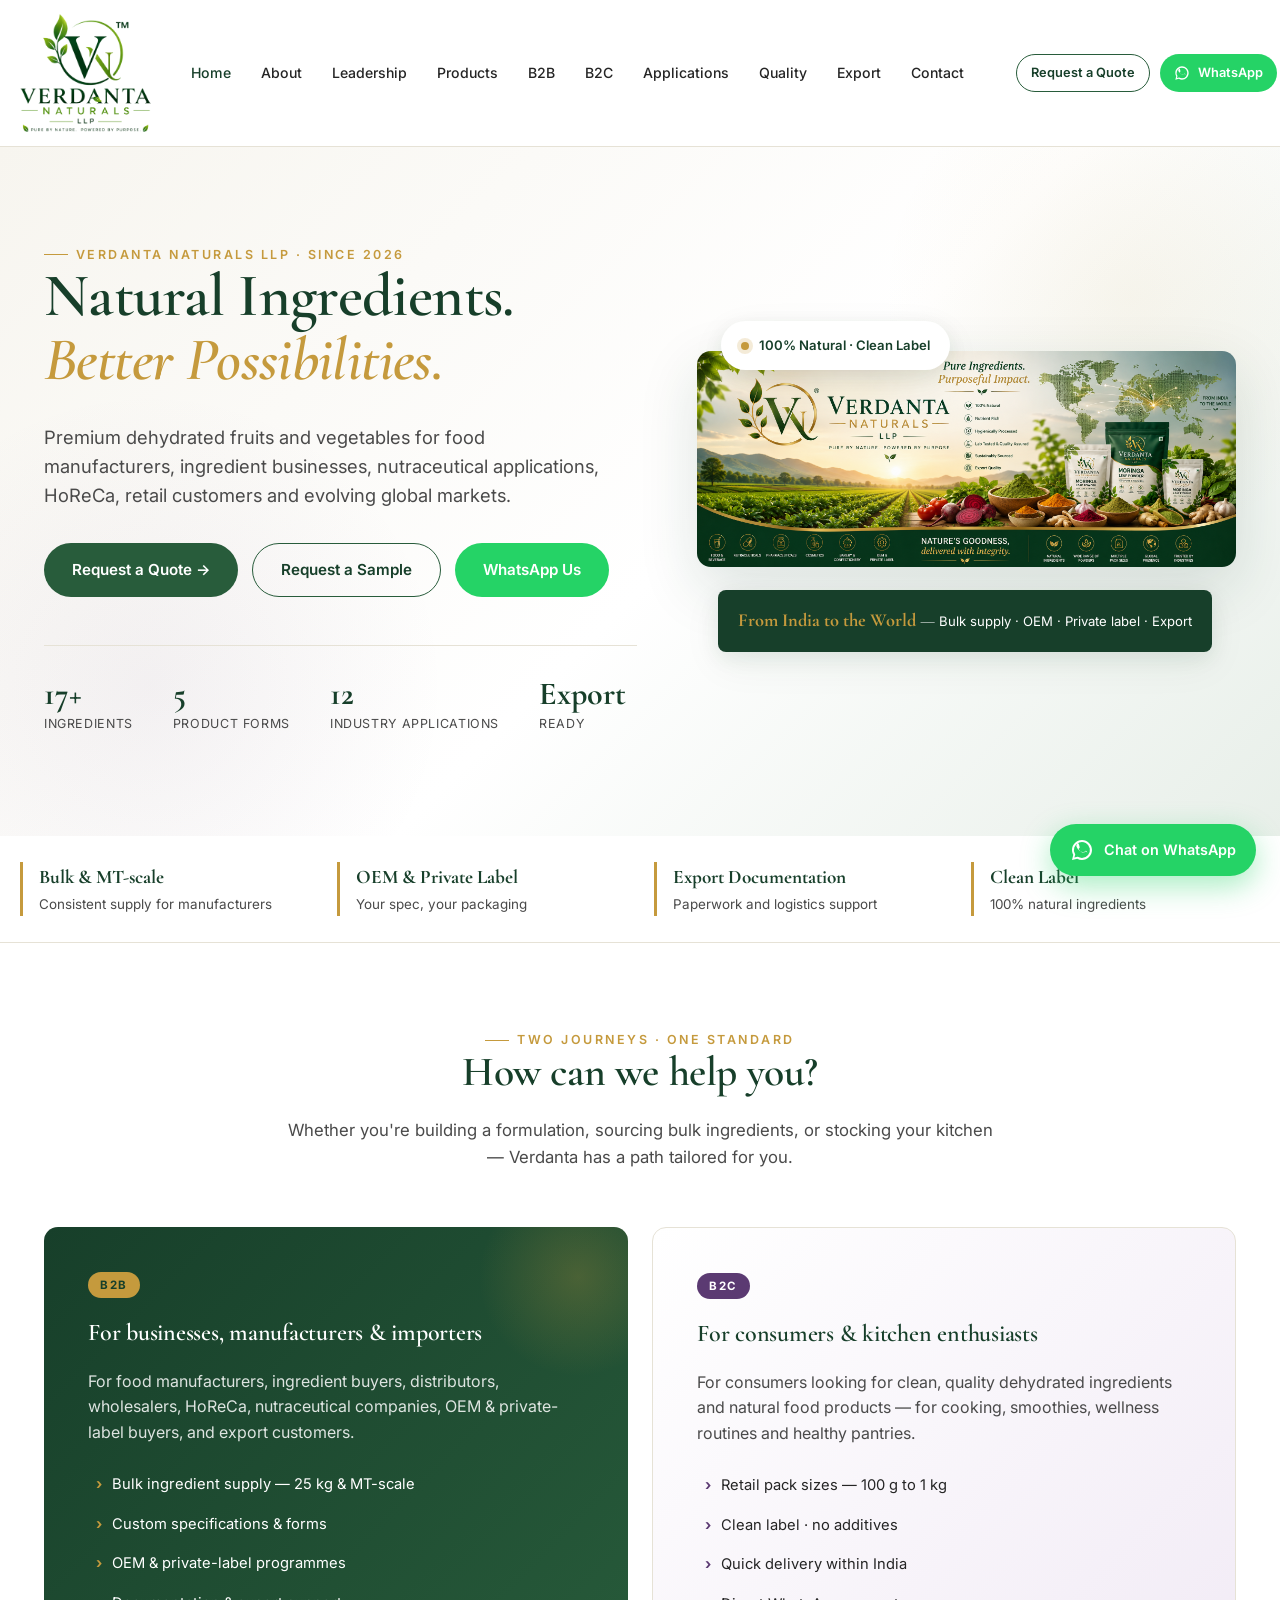
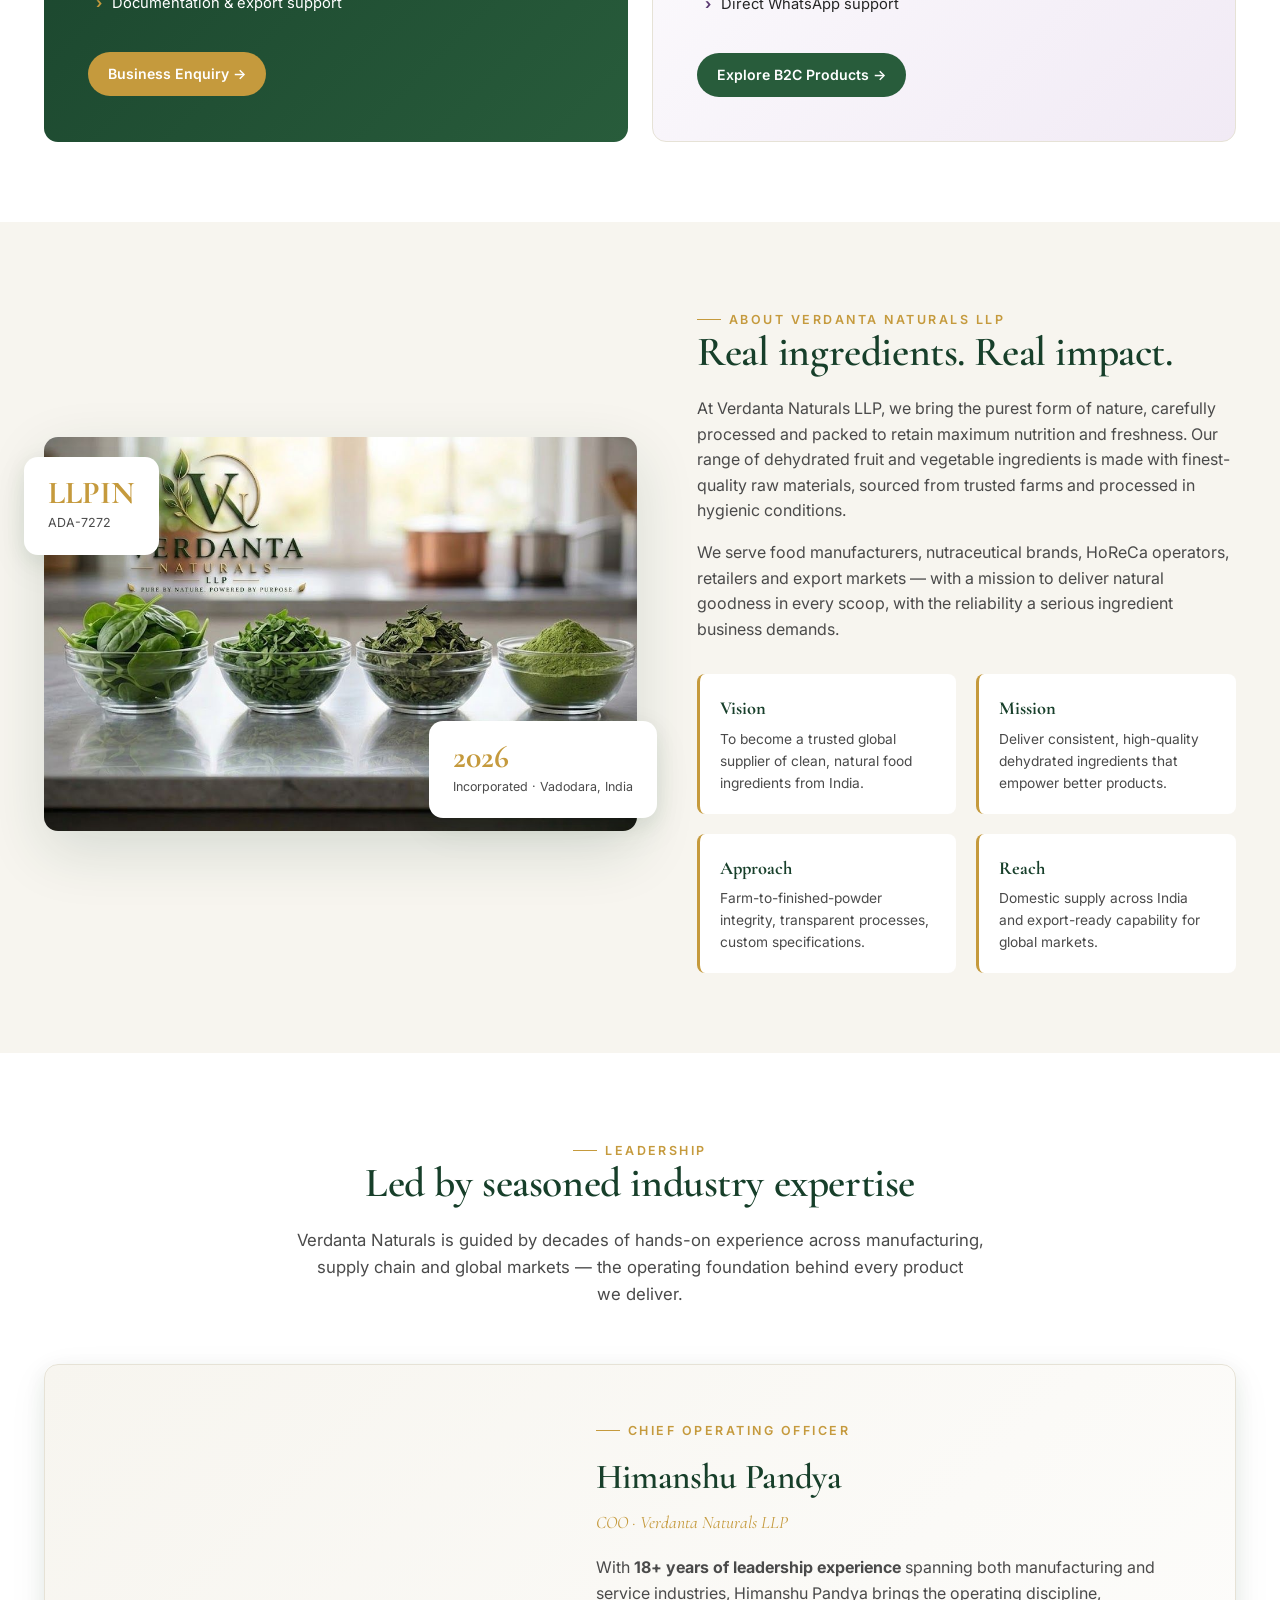
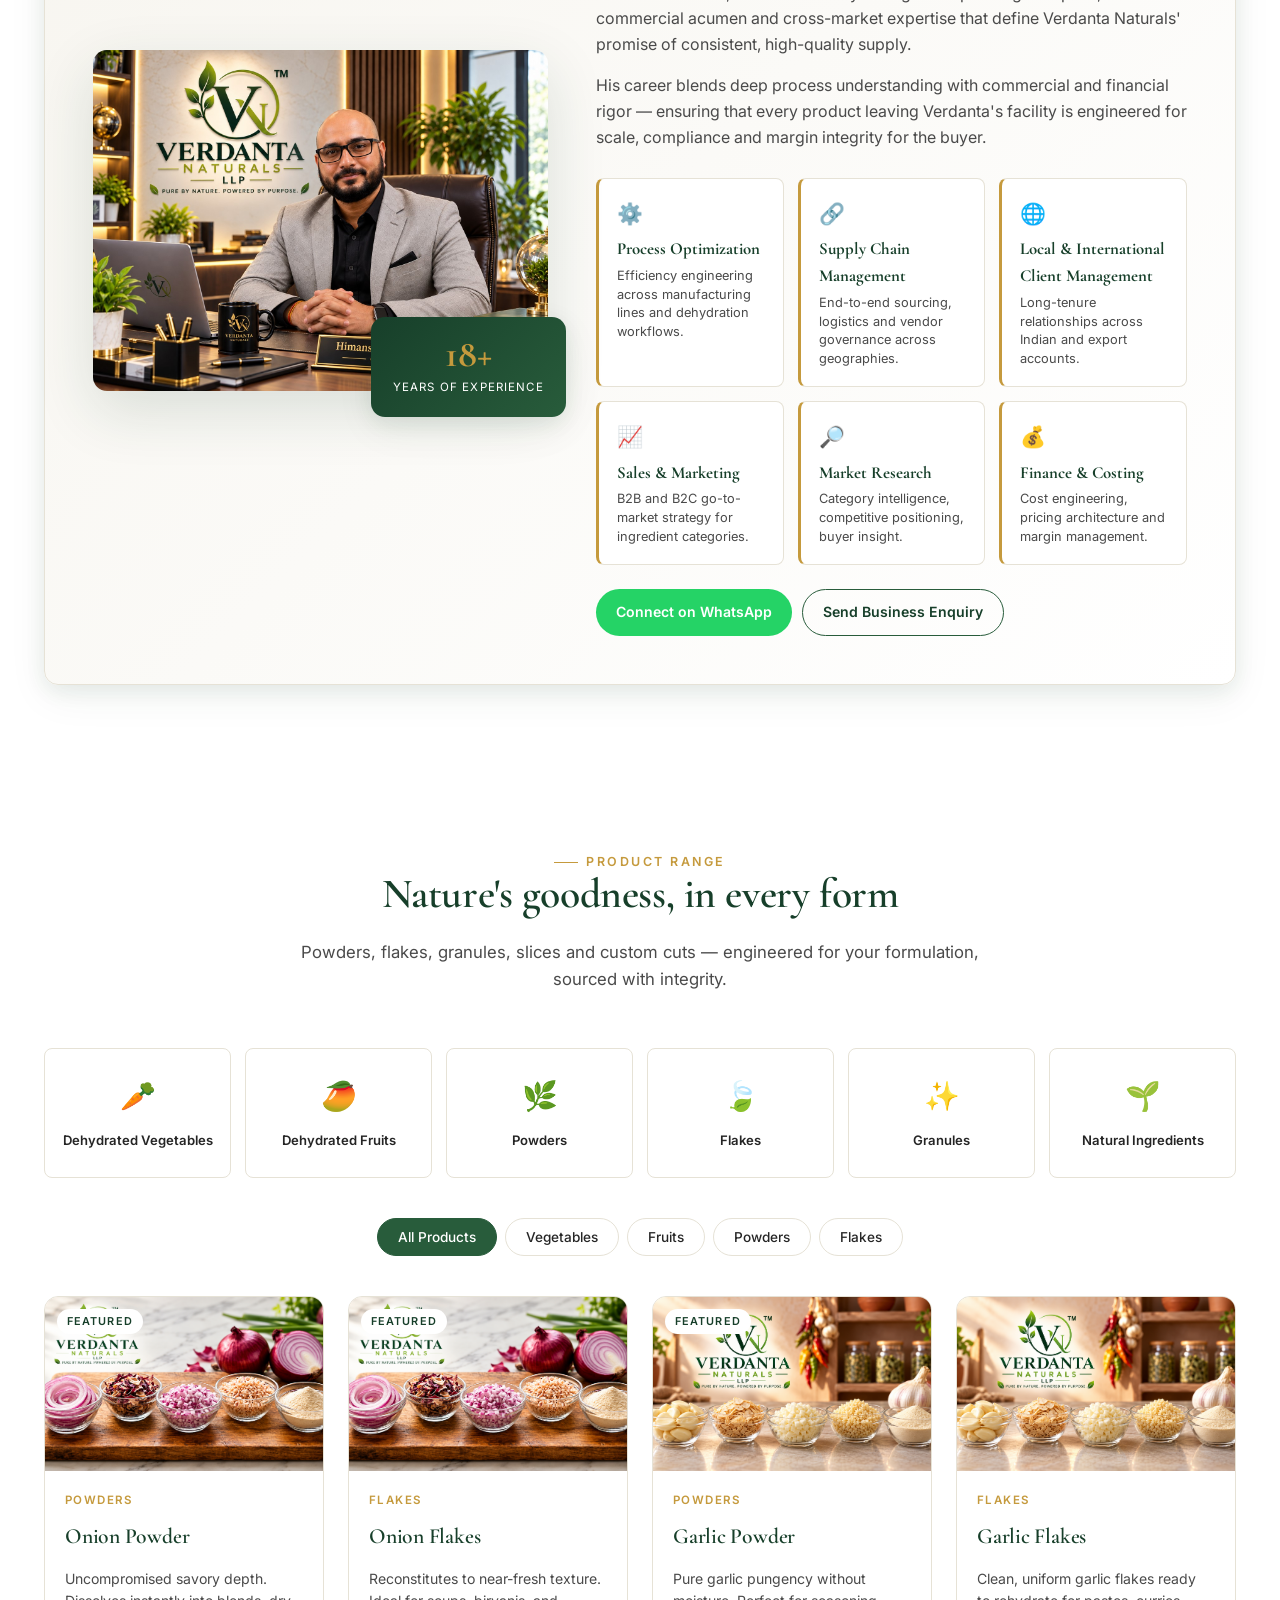
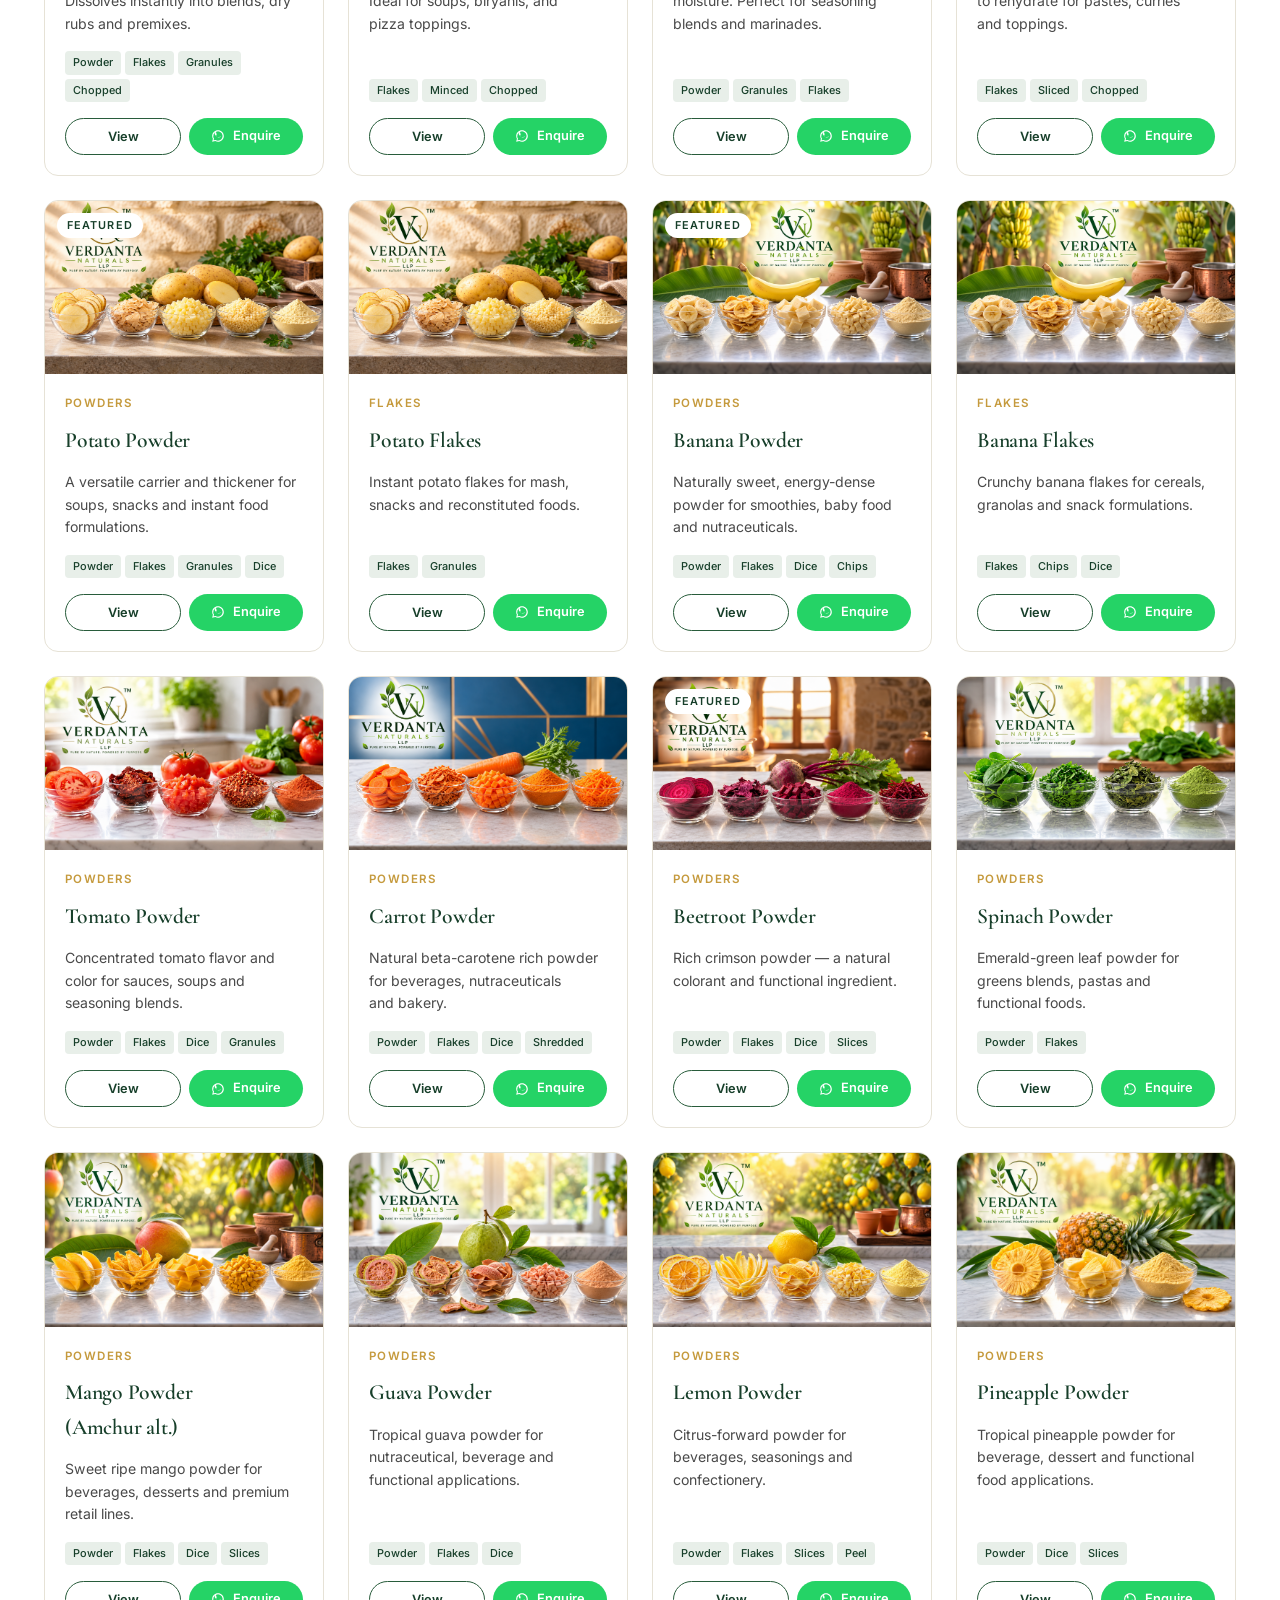
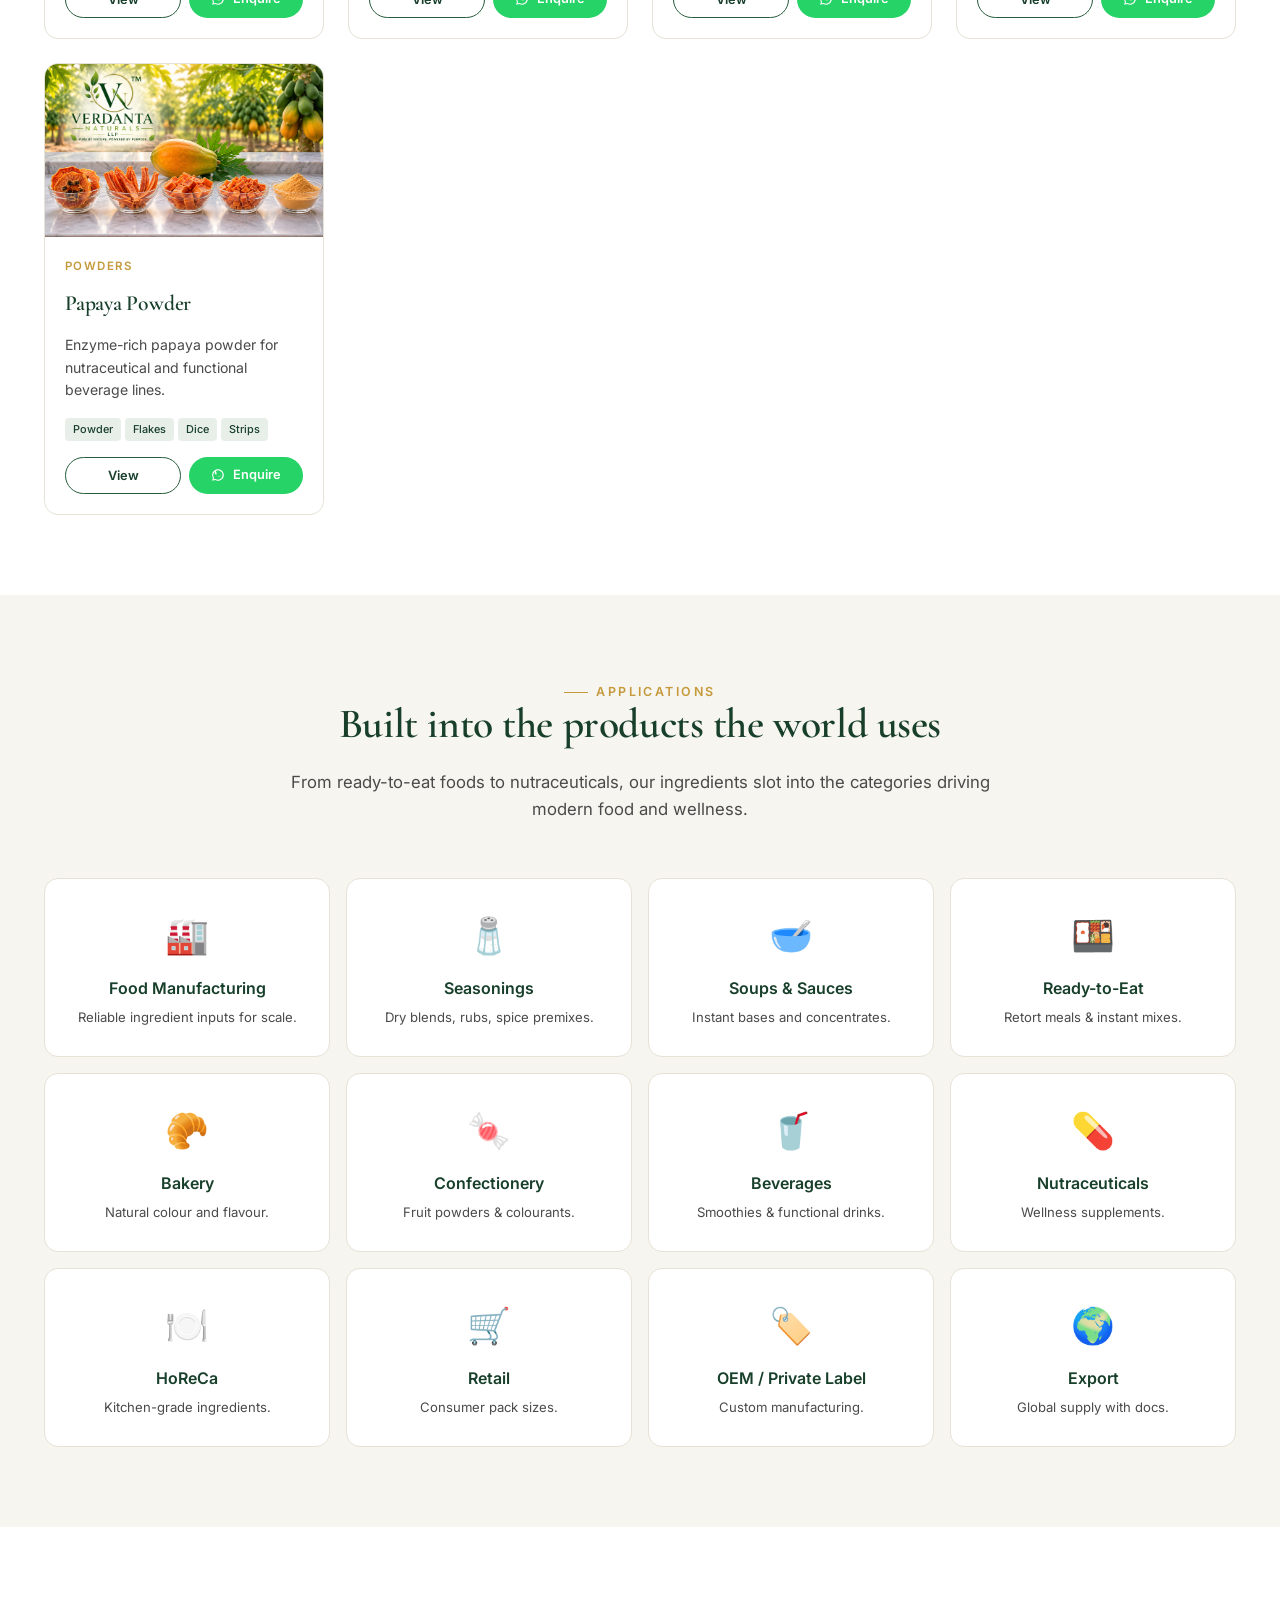
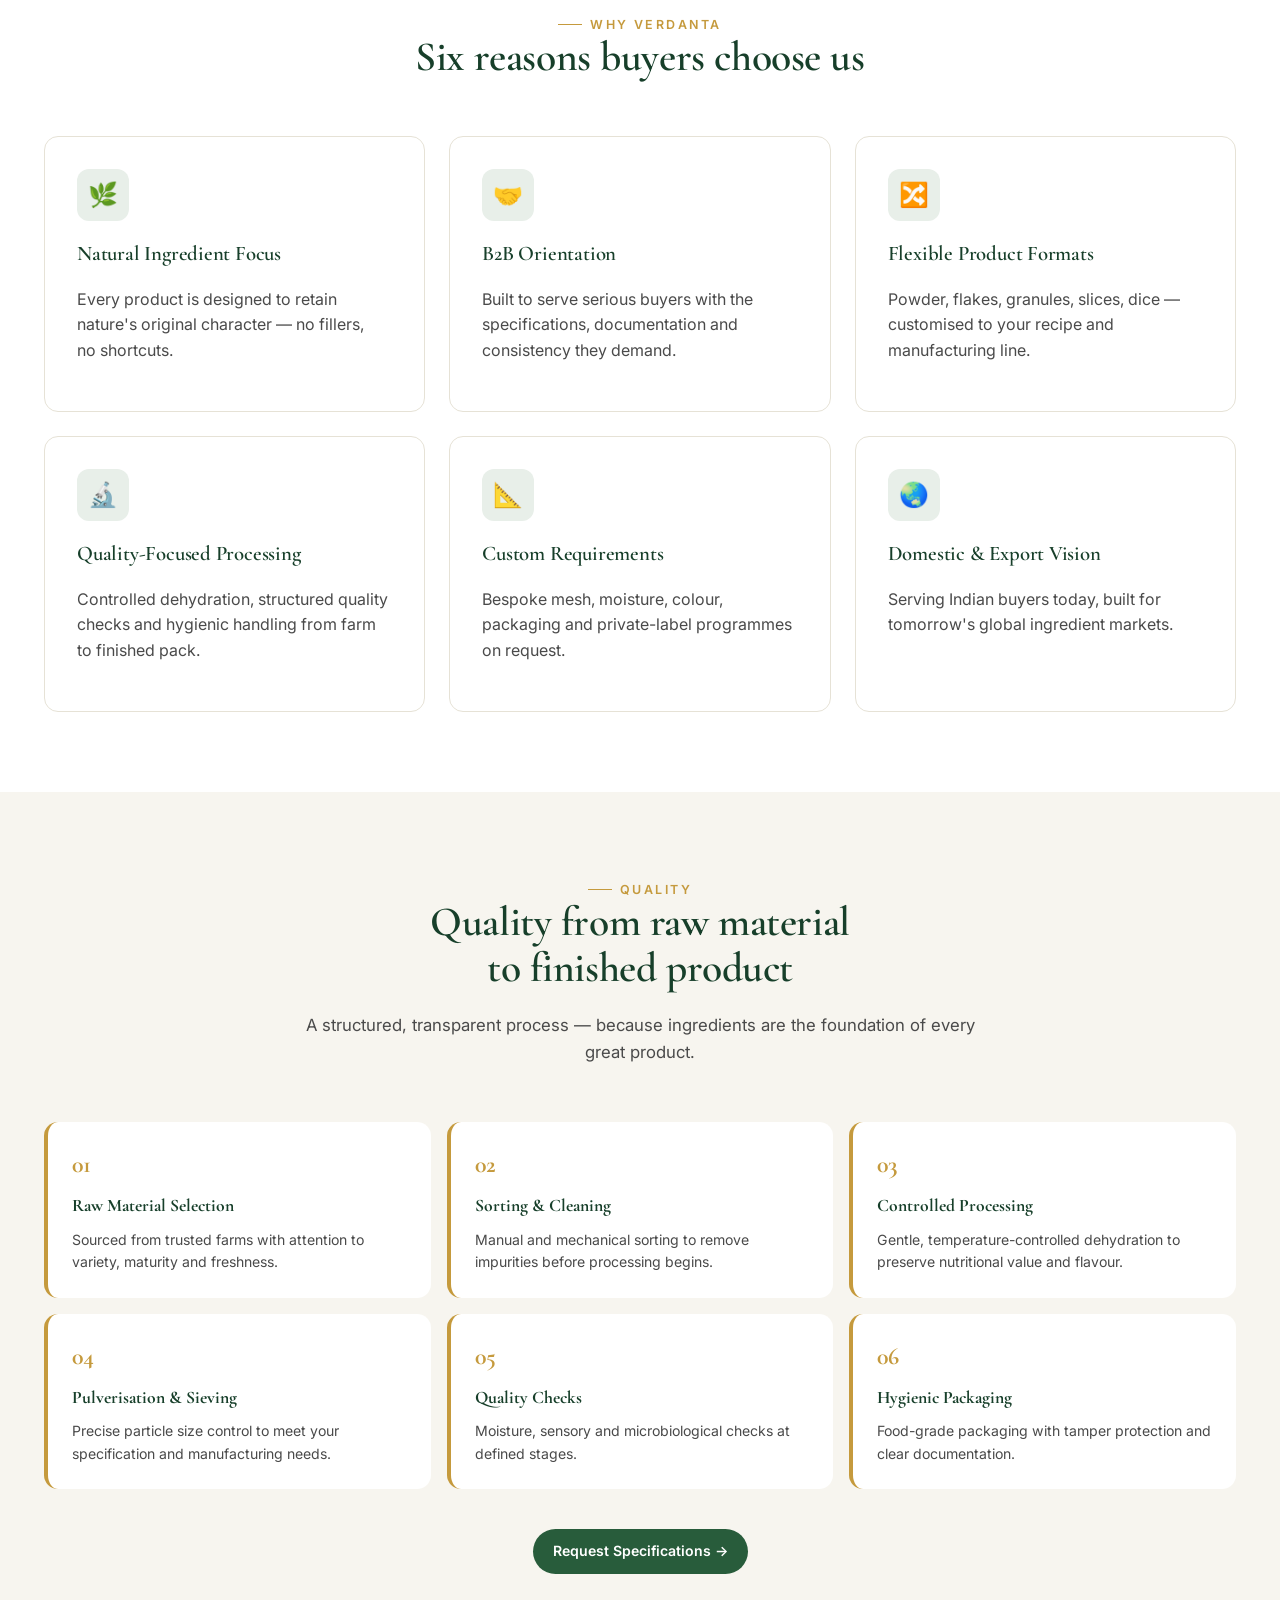
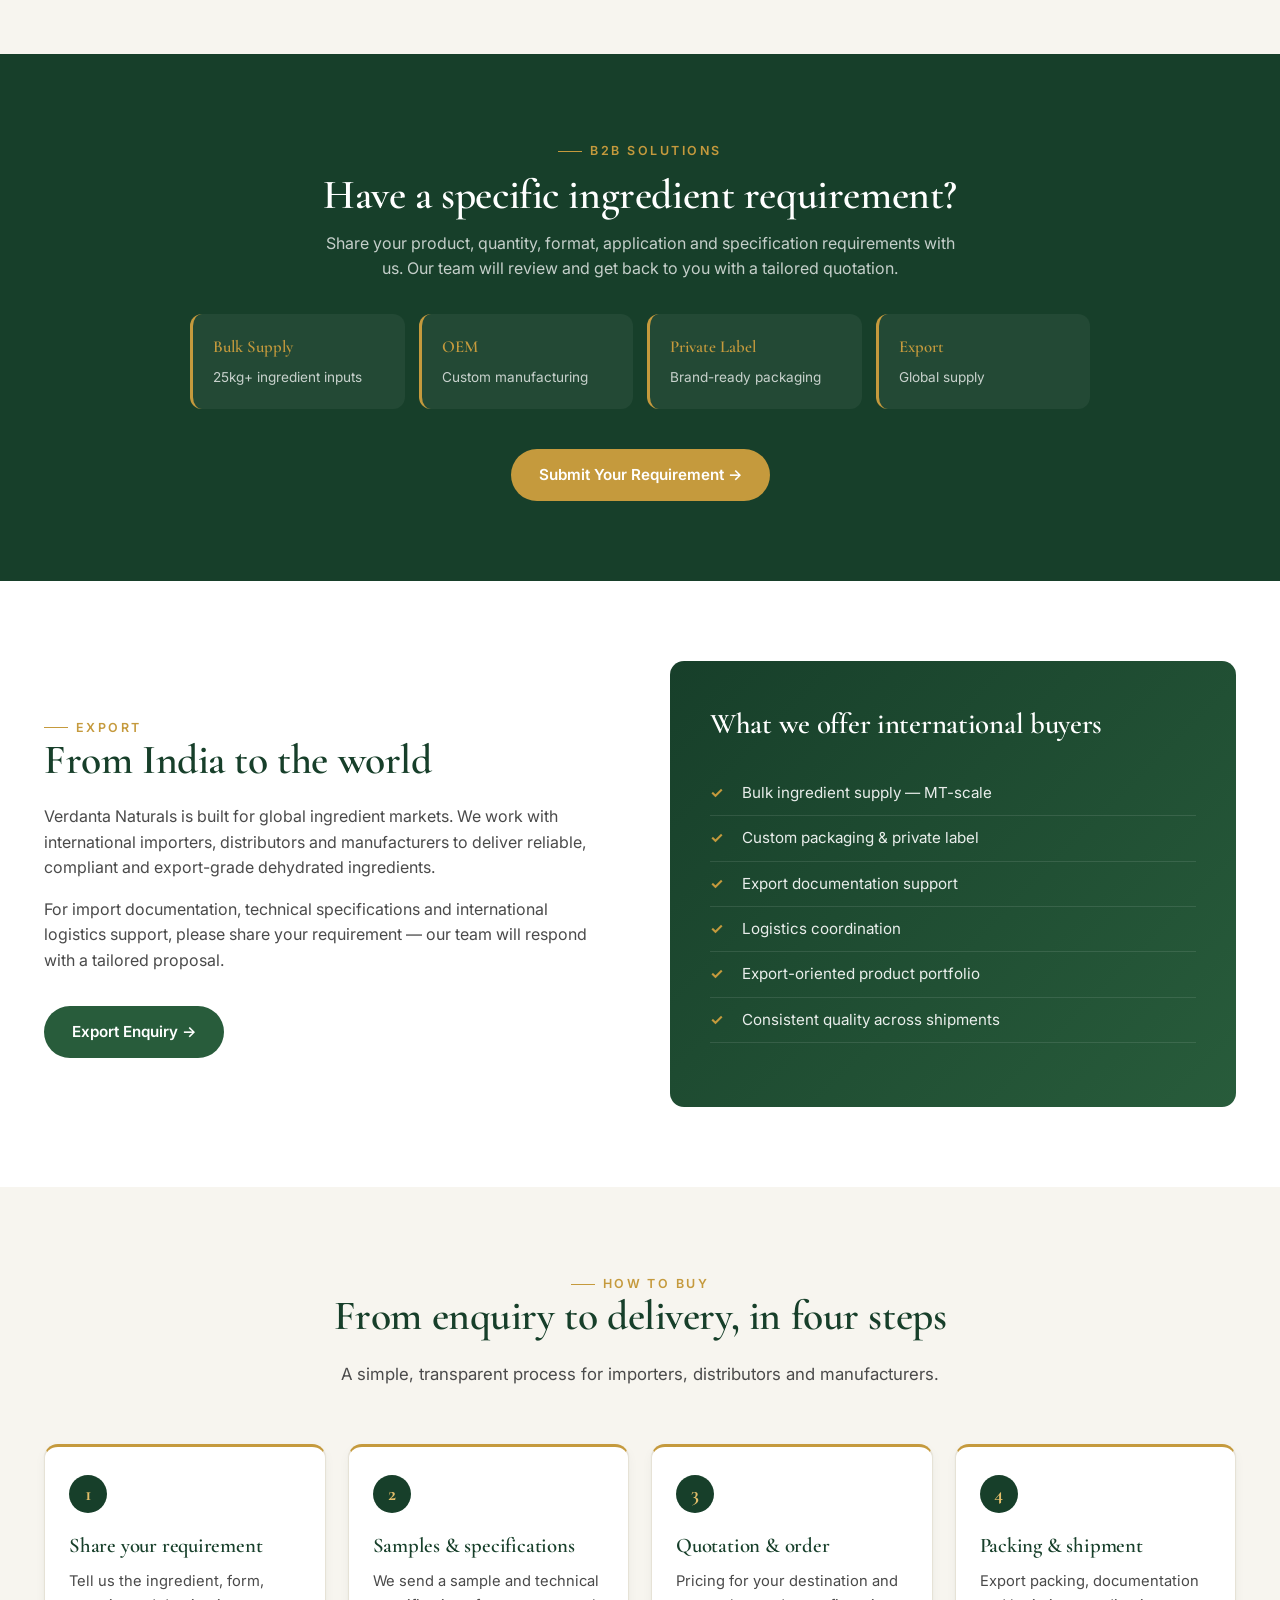
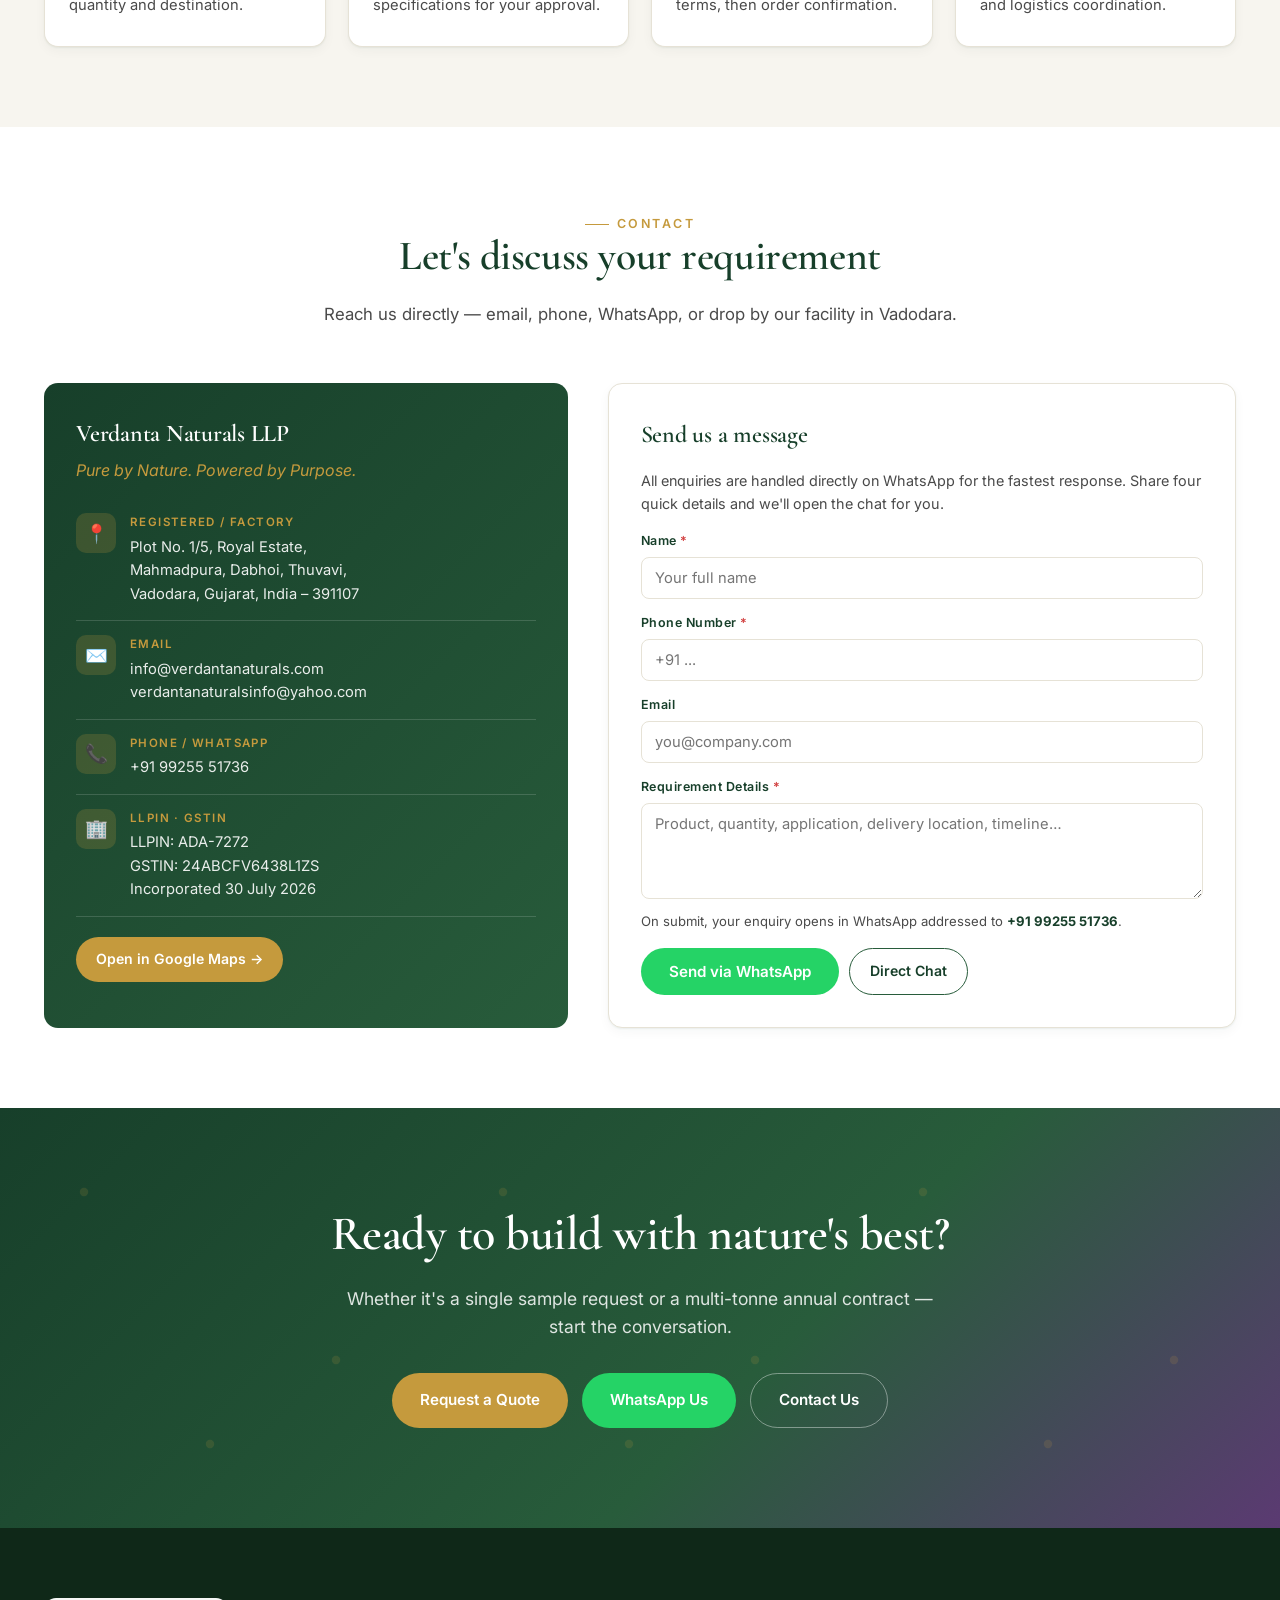
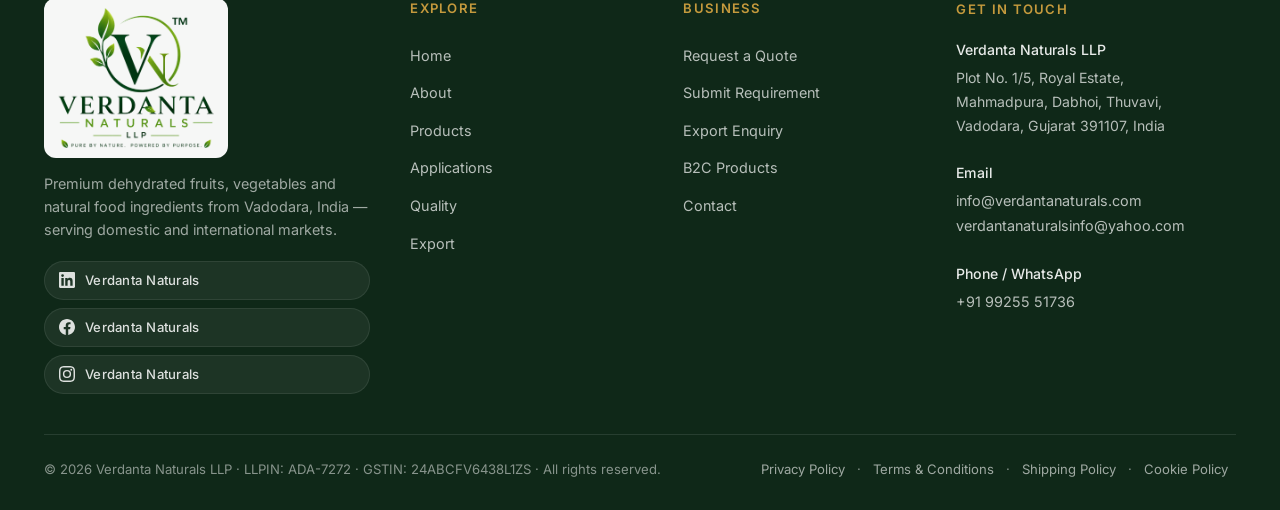
<file: index.html>
<!doctype html>
<html lang="en">
<head>
<meta charset="utf-8">
<meta name="viewport" content="width=device-width, initial-scale=1">
<title>Verdanta Naturals LLP — Premium Dehydrated Fruits, Vegetables & Powders | India</title>
<meta name="description" content="Verdanta Naturals LLP — B2B supplier of dehydrated fruits, vegetables, powders and flakes from Vadodara, India. Onion, garlic, potato, banana, beetroot and more. Bulk supply, OEM, private label and export.">
<meta name="keywords" content="dehydrated vegetables, onion powder supplier, garlic powder supplier, dehydrated fruits, food ingredient manufacturer India, Vadodara, Gujarat, export">
<link rel="preconnect" href="https://fonts.googleapis.com">
<link rel="preconnect" href="https://fonts.gstatic.com" crossorigin>
<link href="https://fonts.googleapis.com/css2?family=Cormorant+Garamond:wght@500;600;700&family=Inter:wght@300;400;500;600;700&display=swap" rel="stylesheet">
<link rel="stylesheet" href="css/site.css?v=3">
<link rel="stylesheet" href="css/premium.css?v=4">
<meta property="og:type" content="website"><meta property="og:title" content="Verdanta Naturals LLP — Dehydrated Fruit &amp; Vegetable Ingredients from India">
<meta property="og:description" content="Bulk supply, OEM and private label dehydrated fruits, vegetables and powders for food manufacturers and importers worldwide.">
<meta property="og:image" content="https://verdantanaturals.com/assets/hero.jpg"><meta name="theme-color" content="#173F2A">
<script type="application/ld+json">{"@context":"https://schema.org","@type":"Organization","name":"Verdanta Naturals LLP","url":"https://verdantanaturals.com","logo":"https://verdantanaturals.com/assets/logo-v2.png","email":"info@verdantanaturals.com","telephone":"+919925551736","address":{"@type":"PostalAddress","addressLocality":"Vadodara","addressRegion":"Gujarat","addressCountry":"IN"}}</script>
<link rel="icon" href="assets/logo-v2.png">
</head>
<body>

<!-- ===================== HEADER ===================== -->
<header class="hdr">
  <div class="container hdr-inner">
    <a class="brand" href="#home">
      <img src="assets/logo-v2.png" alt="Verdanta Naturals LLP logo" class="brand-logo-lg">
    </a>
    <nav class="nav">
      <a href="#home" class="active">Home</a>
      <a href="#about">About</a>
      <a href="#leadership">Leadership</a>
      <a href="#products">Products</a>
      <a href="#b2b">B2B</a>
      <a href="#b2c">B2C</a>
      <a href="#applications">Applications</a>
      <a href="#quality">Quality</a>
      <a href="#export">Export</a>
      <a href="#contact">Contact</a>
    </nav>
    <div class="hdr-cta">
      <a class="btn btn-ghost btn-sm" href="#" data-quick>Request a Quote</a>
      <a class="btn btn-wa btn-sm" href="https://wa.me/919925551736" target="_blank" aria-label="WhatsApp us">
        <svg style="width:16px;height:16px;" viewBox="0 0 24 24" fill="currentColor"><path d="M17.5 14.4c-.3-.15-1.8-.9-2.1-1s-.5-.15-.7.15-.8 1-1 1.2-.4.2-.7.05c-1.8-.9-3-1.6-4.2-3.6-.3-.55.3-.5.9-1.7.1-.2 0-.4-.05-.55S9 6.5 8.8 6c-.2-.5-.4-.4-.55-.4h-.5c-.15 0-.4.05-.6.3-.2.25-.8.8-.8 1.9s.8 2.2 1 2.4c.15.2 1.7 2.6 4.1 3.6 1.5.65 2.1.7 2.8.6.4-.05 1.35-.55 1.55-1.1.2-.55.2-1 .15-1.1-.05-.1-.25-.15-.55-.3zM12 2C6.5 2 2 6.5 2 12c0 1.75.5 3.4 1.3 4.85L2 22l5.25-1.35A9.94 9.94 0 0012 22c5.5 0 10-4.5 10-10S17.5 2 12 2zm0 18a8 8 0 01-4.15-1.15l-.3-.2-3.15.8.85-3.05-.2-.3A8 8 0 1112 20z"/></svg>
        WhatsApp
      </a>
    </div>
    <button class="menu-toggle" aria-label="Menu">☰</button>
  </div>
</header>

<!-- ===================== HERO ===================== -->
<section class="hero" id="home">
  <div class="container">
    <div class="hero-grid">
      <div>
        <span class="eyebrow">Verdanta Naturals LLP · Since 2026</span>
        <h1>Natural Ingredients. <span class="acc">Better Possibilities.</span></h1>
        <p class="lede">Premium dehydrated fruits and vegetables for food manufacturers, ingredient businesses, nutraceutical applications, HoReCa, retail customers and evolving global markets.</p>
        <div class="hero-ctas">
          <a class="btn btn-primary btn-lg" href="#" data-quick>Request a Quote →</a>
          <a class="btn btn-ghost btn-lg" href="#" data-quick>Request a Sample</a>
          <a class="btn btn-wa btn-lg" href="https://wa.me/919925551736" target="_blank">WhatsApp Us</a>
        </div>
        <div class="hero-stats">
          <div class="stat"><b>17+</b><span>Ingredients</span></div>
          <div class="stat"><b>5</b><span>Product Forms</span></div>
          <div class="stat"><b>12</b><span>Industry Applications</span></div>
          <div class="stat"><b>Export</b><span>Ready</span></div>
        </div>
      </div>
      <div class="hero-visual">
        <img src="assets/hero.jpg" alt="Verdanta Naturals — premium dehydrated fruit and vegetable ingredients from India">
        <div class="hero-badge">100% Natural · Clean Label</div>
        <div class="hero-badge-2"><b>From India to the World</b>Bulk supply · OEM · Private label · Export</div>
      </div>
    </div>
  </div>
</section>


<div class="trust"><div class="container trust-in">
<div><b>Bulk &amp; MT-scale</b><span>Consistent supply for manufacturers</span></div>
<div><b>OEM &amp; Private Label</b><span>Your spec, your packaging</span></div>
<div><b>Export Documentation</b><span>Paperwork and logistics support</span></div>
<div><b>Clean Label</b><span>100% natural ingredients</span></div>
</div></div>
<!-- ===================== B2B / B2C SPLIT ===================== -->
<section id="b2b">
  <div class="container">
    <div class="section-head">
      <span class="eyebrow">Two Journeys · One Standard</span>
      <h2>How can we help you?</h2>
      <p>Whether you're building a formulation, sourcing bulk ingredients, or stocking your kitchen — Verdanta has a path tailored for you.</p>
    </div>
    <div class="split">
      <div class="split-card b2b">
        <span class="tag">B2B</span>
        <h3>For businesses, manufacturers &amp; importers</h3>
        <p>For food manufacturers, ingredient buyers, distributors, wholesalers, HoReCa, nutraceutical companies, OEM &amp; private-label buyers, and export customers.</p>
        <ul>
          <li>Bulk ingredient supply — 25 kg &amp; MT-scale</li>
          <li>Custom specifications &amp; forms</li>
          <li>OEM &amp; private-label programmes</li>
          <li>Documentation &amp; export support</li>
        </ul>
        <a href="#" class="btn btn-gold" data-quick>Business Enquiry →</a>
      </div>
      <div class="split-card b2c" id="b2c">
        <span class="tag">B2C</span>
        <h3>For consumers &amp; kitchen enthusiasts</h3>
        <p>For consumers looking for clean, quality dehydrated ingredients and natural food products — for cooking, smoothies, wellness routines and healthy pantries.</p>
        <ul>
          <li>Retail pack sizes — 100 g to 1 kg</li>
          <li>Clean label · no additives</li>
          <li>Quick delivery within India</li>
          <li>Direct WhatsApp support</li>
        </ul>
        <a href="#products" class="btn btn-primary">Explore B2C Products →</a>
      </div>
    </div>
  </div>
</section>

<!-- ===================== ABOUT ===================== -->
<section class="section-alt" id="about">
  <div class="container">
    <div class="about-grid">
      <div class="about-visual">
        <img src="assets/spinach.jpg" alt="Natural dehydrated ingredients on marble surface">
        <div class="about-badge b1"><b>LLPIN</b><span>ADA-7272</span></div>
        <div class="about-badge b2"><b>2026</b><span>Incorporated · Vadodara, India</span></div>
      </div>
      <div>
        <span class="eyebrow">About Verdanta Naturals LLP</span>
        <h2>Real ingredients. Real impact.</h2>
        <p>At Verdanta Naturals LLP, we bring the purest form of nature, carefully processed and packed to retain maximum nutrition and freshness. Our range of dehydrated fruit and vegetable ingredients is made with finest-quality raw materials, sourced from trusted farms and processed in hygienic conditions.</p>
        <p>We serve food manufacturers, nutraceutical brands, HoReCa operators, retailers and export markets — with a mission to deliver natural goodness in every scoop, with the reliability a serious ingredient business demands.</p>
        <div class="pillars">
          <div class="pillar"><h4>Vision</h4><p>To become a trusted global supplier of clean, natural food ingredients from India.</p></div>
          <div class="pillar"><h4>Mission</h4><p>Deliver consistent, high-quality dehydrated ingredients that empower better products.</p></div>
          <div class="pillar"><h4>Approach</h4><p>Farm-to-finished-powder integrity, transparent processes, custom specifications.</p></div>
          <div class="pillar"><h4>Reach</h4><p>Domestic supply across India and export-ready capability for global markets.</p></div>
        </div>
      </div>
    </div>
  </div>
</section>

<!-- ===================== LEADERSHIP / COO ===================== -->
<section id="leadership">
  <div class="container">
    <div class="section-head">
      <span class="eyebrow">Leadership</span>
      <h2>Led by seasoned industry expertise</h2>
      <p>Verdanta Naturals is guided by decades of hands-on experience across manufacturing, supply chain and global markets — the operating foundation behind every product we deliver.</p>
    </div>
    <div class="leader-card">
      <div class="leader-photo">
        <img src="assets/ceo-himanshu-v2.jpg" alt="Himanshu Pandya — Chief Operating Officer, Verdanta Naturals LLP">
        <div class="leader-badge"><b>18+</b><span>Years of Experience</span></div>
      </div>
      <div class="leader-body">
        <span class="eyebrow">Chief Operating Officer</span>
        <h3 style="font-size:2.2rem;margin:8px 0 4px;">Himanshu Pandya</h3>
        <div style="color:var(--gold);font-style:italic;font-family:'Cormorant Garamond',serif;font-size:1.1rem;margin-bottom:18px;">COO · Verdanta Naturals LLP</div>
        <p>With <b>18+ years of leadership experience</b> spanning both manufacturing and service industries, Himanshu Pandya brings the operating discipline, commercial acumen and cross-market expertise that define Verdanta Naturals' promise of consistent, high-quality supply.</p>
        <p>His career blends deep process understanding with commercial and financial rigor — ensuring that every product leaving Verdanta's facility is engineered for scale, compliance and margin integrity for the buyer.</p>

        <div class="exp-grid">
          <div class="exp-item"><div class="exp-ic">⚙️</div><h4>Process Optimization</h4><p>Efficiency engineering across manufacturing lines and dehydration workflows.</p></div>
          <div class="exp-item"><div class="exp-ic">🔗</div><h4>Supply Chain Management</h4><p>End-to-end sourcing, logistics and vendor governance across geographies.</p></div>
          <div class="exp-item"><div class="exp-ic">🌐</div><h4>Local &amp; International Client Management</h4><p>Long-tenure relationships across Indian and export accounts.</p></div>
          <div class="exp-item"><div class="exp-ic">📈</div><h4>Sales &amp; Marketing</h4><p>B2B and B2C go-to-market strategy for ingredient categories.</p></div>
          <div class="exp-item"><div class="exp-ic">🔎</div><h4>Market Research</h4><p>Category intelligence, competitive positioning, buyer insight.</p></div>
          <div class="exp-item"><div class="exp-ic">💰</div><h4>Finance &amp; Costing</h4><p>Cost engineering, pricing architecture and margin management.</p></div>
        </div>

        <div style="display:flex;gap:10px;margin-top:24px;flex-wrap:wrap;">
          <a class="btn btn-wa" href="https://wa.me/919925551736?text=Hello%20Himanshu%2C%20I'd%20like%20to%20discuss%20a%20business%20opportunity%20with%20Verdanta%20Naturals." target="_blank">Connect on WhatsApp</a>
          <a class="btn btn-ghost" href="#" data-quick>Send Business Enquiry</a>
        </div>
      </div>
    </div>
  </div>
</section>

<!-- ===================== PRODUCT CATEGORIES ===================== -->
<section id="products">
  <div class="container">
    <div class="section-head">
      <span class="eyebrow">Product Range</span>
      <h2>Nature's goodness, in every form</h2>
      <p>Powders, flakes, granules, slices and custom cuts — engineered for your formulation, sourced with integrity.</p>
    </div>

    <div class="cat-grid" style="margin-bottom:40px;">
      <div class="cat-item" onclick="document.querySelector('[data-filter=Vegetables]').click()"><span class="ic">🥕</span><span class="lb">Dehydrated Vegetables</span></div>
      <div class="cat-item" onclick="document.querySelector('[data-filter=Fruits]').click()"><span class="ic">🥭</span><span class="lb">Dehydrated Fruits</span></div>
      <div class="cat-item" onclick="document.querySelector('[data-filter=Powders]').click()"><span class="ic">🌿</span><span class="lb">Powders</span></div>
      <div class="cat-item" onclick="document.querySelector('[data-filter=Flakes]').click()"><span class="ic">🍃</span><span class="lb">Flakes</span></div>
      <div class="cat-item" onclick="document.querySelector('[data-filter=Flakes]').click()"><span class="ic">✨</span><span class="lb">Granules</span></div>
      <div class="cat-item" onclick="document.querySelector('[data-filter=All]').click()"><span class="ic">🌱</span><span class="lb">Natural Ingredients</span></div>
    </div>

    <div class="product-filters" id="p-filters">
      <button class="filter-chip active" data-filter="All">All Products</button>
      <button class="filter-chip" data-filter="Vegetables">Vegetables</button>
      <button class="filter-chip" data-filter="Fruits">Fruits</button>
      <button class="filter-chip" data-filter="Powders">Powders</button>
      <button class="filter-chip" data-filter="Flakes">Flakes</button>
    </div>

    <div class="p-grid" id="p-grid"></div>
  </div>
</section>

<!-- ===================== APPLICATIONS ===================== -->
<section class="section-alt" id="applications">
  <div class="container">
    <div class="section-head">
      <span class="eyebrow">Applications</span>
      <h2>Built into the products the world uses</h2>
      <p>From ready-to-eat foods to nutraceuticals, our ingredients slot into the categories driving modern food and wellness.</p>
    </div>
    <div class="apps-grid">
      <div class="app-card"><span class="ic">🏭</span><h4>Food Manufacturing</h4><p>Reliable ingredient inputs for scale.</p></div>
      <div class="app-card"><span class="ic">🧂</span><h4>Seasonings</h4><p>Dry blends, rubs, spice premixes.</p></div>
      <div class="app-card"><span class="ic">🥣</span><h4>Soups & Sauces</h4><p>Instant bases and concentrates.</p></div>
      <div class="app-card"><span class="ic">🍱</span><h4>Ready-to-Eat</h4><p>Retort meals & instant mixes.</p></div>
      <div class="app-card"><span class="ic">🥐</span><h4>Bakery</h4><p>Natural colour and flavour.</p></div>
      <div class="app-card"><span class="ic">🍬</span><h4>Confectionery</h4><p>Fruit powders & colourants.</p></div>
      <div class="app-card"><span class="ic">🥤</span><h4>Beverages</h4><p>Smoothies & functional drinks.</p></div>
      <div class="app-card"><span class="ic">💊</span><h4>Nutraceuticals</h4><p>Wellness supplements.</p></div>
      <div class="app-card"><span class="ic">🍽️</span><h4>HoReCa</h4><p>Kitchen-grade ingredients.</p></div>
      <div class="app-card"><span class="ic">🛒</span><h4>Retail</h4><p>Consumer pack sizes.</p></div>
      <div class="app-card"><span class="ic">🏷️</span><h4>OEM / Private Label</h4><p>Custom manufacturing.</p></div>
      <div class="app-card"><span class="ic">🌍</span><h4>Export</h4><p>Global supply with docs.</p></div>
    </div>
  </div>
</section>

<!-- ===================== WHY VERDANTA ===================== -->
<section>
  <div class="container">
    <div class="section-head">
      <span class="eyebrow">Why Verdanta</span>
      <h2>Six reasons buyers choose us</h2>
    </div>
    <div class="why-grid">
      <div class="why-item"><div class="why-ic">🌿</div><h3 style="font-size:1.3rem;">Natural Ingredient Focus</h3><p>Every product is designed to retain nature's original character — no fillers, no shortcuts.</p></div>
      <div class="why-item"><div class="why-ic">🤝</div><h3 style="font-size:1.3rem;">B2B Orientation</h3><p>Built to serve serious buyers with the specifications, documentation and consistency they demand.</p></div>
      <div class="why-item"><div class="why-ic">🔀</div><h3 style="font-size:1.3rem;">Flexible Product Formats</h3><p>Powder, flakes, granules, slices, dice — customised to your recipe and manufacturing line.</p></div>
      <div class="why-item"><div class="why-ic">🔬</div><h3 style="font-size:1.3rem;">Quality-Focused Processing</h3><p>Controlled dehydration, structured quality checks and hygienic handling from farm to finished pack.</p></div>
      <div class="why-item"><div class="why-ic">📐</div><h3 style="font-size:1.3rem;">Custom Requirements</h3><p>Bespoke mesh, moisture, colour, packaging and private-label programmes on request.</p></div>
      <div class="why-item"><div class="why-ic">🌏</div><h3 style="font-size:1.3rem;">Domestic & Export Vision</h3><p>Serving Indian buyers today, built for tomorrow's global ingredient markets.</p></div>
    </div>
  </div>
</section>

<!-- ===================== QUALITY ===================== -->
<section class="section-alt" id="quality">
  <div class="container">
    <div class="section-head">
      <span class="eyebrow">Quality</span>
      <h2>Quality from raw material to finished product</h2>
      <p>A structured, transparent process — because ingredients are the foundation of every great product.</p>
    </div>
    <div class="quality-flow">
      <div class="q-step"><b>01</b><h4>Raw Material Selection</h4><p>Sourced from trusted farms with attention to variety, maturity and freshness.</p></div>
      <div class="q-step"><b>02</b><h4>Sorting & Cleaning</h4><p>Manual and mechanical sorting to remove impurities before processing begins.</p></div>
      <div class="q-step"><b>03</b><h4>Controlled Processing</h4><p>Gentle, temperature-controlled dehydration to preserve nutritional value and flavour.</p></div>
      <div class="q-step"><b>04</b><h4>Pulverisation & Sieving</h4><p>Precise particle size control to meet your specification and manufacturing needs.</p></div>
      <div class="q-step"><b>05</b><h4>Quality Checks</h4><p>Moisture, sensory and microbiological checks at defined stages.</p></div>
      <div class="q-step"><b>06</b><h4>Hygienic Packaging</h4><p>Food-grade packaging with tamper protection and clear documentation.</p></div>
    </div>
    <div style="text-align:center;margin-top:40px;">
      <a href="#" class="btn btn-primary" data-quick>Request Specifications →</a>
    </div>
  </div>
</section>

<!-- ===================== B2B SUBMIT REQUIREMENT ===================== -->
<section class="section-dark">
  <div class="container" style="text-align:center;">
    <span class="eyebrow" style="color:var(--gold);">B2B Solutions</span>
    <h2 style="max-width:720px;margin:12px auto;">Have a specific ingredient requirement?</h2>
    <p style="max-width:640px;margin:0 auto 32px;">Share your product, quantity, format, application and specification requirements with us. Our team will review and get back to you with a tailored quotation.</p>
    <div style="display:grid;grid-template-columns:repeat(4,1fr);gap:14px;max-width:900px;margin:0 auto 40px;text-align:left;">
      <div style="padding:20px;background:rgba(255,255,255,.05);border-radius:12px;border-left:3px solid var(--gold);"><h4 style="color:var(--gold);margin:0 0 6px;font-family:'Cormorant Garamond',serif;text-transform:none;letter-spacing:0;">Bulk Supply</h4><p style="color:rgba(255,255,255,.75);font-size:.85rem;margin:0;">25kg+ ingredient inputs</p></div>
      <div style="padding:20px;background:rgba(255,255,255,.05);border-radius:12px;border-left:3px solid var(--gold);"><h4 style="color:var(--gold);margin:0 0 6px;font-family:'Cormorant Garamond',serif;text-transform:none;letter-spacing:0;">OEM</h4><p style="color:rgba(255,255,255,.75);font-size:.85rem;margin:0;">Custom manufacturing</p></div>
      <div style="padding:20px;background:rgba(255,255,255,.05);border-radius:12px;border-left:3px solid var(--gold);"><h4 style="color:var(--gold);margin:0 0 6px;font-family:'Cormorant Garamond',serif;text-transform:none;letter-spacing:0;">Private Label</h4><p style="color:rgba(255,255,255,.75);font-size:.85rem;margin:0;">Brand-ready packaging</p></div>
      <div style="padding:20px;background:rgba(255,255,255,.05);border-radius:12px;border-left:3px solid var(--gold);"><h4 style="color:var(--gold);margin:0 0 6px;font-family:'Cormorant Garamond',serif;text-transform:none;letter-spacing:0;">Export</h4><p style="color:rgba(255,255,255,.75);font-size:.85rem;margin:0;">Global supply</p></div>
    </div>
    <a href="#" class="btn btn-gold btn-lg" data-quick>Submit Your Requirement →</a>
  </div>
</section>

<!-- ===================== EXPORT ===================== -->
<section id="export">
  <div class="container">
    <div class="export-grid">
      <div>
        <span class="eyebrow">Export</span>
        <h2>From India to the world</h2>
        <p>Verdanta Naturals is built for global ingredient markets. We work with international importers, distributors and manufacturers to deliver reliable, compliant and export-grade dehydrated ingredients.</p>
        <p style="margin-top:16px;">For import documentation, technical specifications and international logistics support, please share your requirement — our team will respond with a tailored proposal.</p>
        <a href="#" class="btn btn-primary btn-lg" data-quick style="margin-top:16px;">Export Enquiry →</a>
      </div>
      <div class="export-viz">
        <h3>What we offer international buyers</h3>
        <ul class="export-features">
          <li>Bulk ingredient supply — MT-scale</li>
          <li>Custom packaging &amp; private label</li>
          <li>Export documentation support</li>
          <li>Logistics coordination</li>
          <li>Export-oriented product portfolio</li>
          <li>Consistent quality across shipments</li>
        </ul>
      </div>
    </div>
  </div>
</section>

<!-- ===================== ADMIN PREVIEW ===================== -->
<section class="section-alt" id="admin" hidden>
  <div class="container">
    <div class="section-head">
      <span class="eyebrow">For the Verdanta team</span>
      <h2>Every enquiry, tracked to conversion</h2>
      <p>Behind the website is a lead management dashboard — so your sales team never loses an enquiry.</p>
    </div>
    <div class="admin-preview">
      <div class="adm-hdr">
        <div>
          <b style="font-family:'Cormorant Garamond',serif;font-size:1.4rem;color:var(--green-deep);">Enquiry Dashboard</b>
          <div style="font-size:.82rem;color:var(--char-soft);">September 2026 · Live view</div>
        </div>
        <div style="display:flex;gap:8px;">
          <button class="btn btn-ghost btn-sm">Filter</button>
          <button class="btn btn-primary btn-sm">Export CSV</button>
        </div>
      </div>
      <div class="adm-stats">
        <div class="adm-stat"><b>127</b><span>Total Enquiries</span></div>
        <div class="adm-stat gold"><b>34</b><span>New · Untouched</span></div>
        <div class="adm-stat purple"><b>18</b><span>Quotations Sent</span></div>
        <div class="adm-stat"><b>9</b><span>Converted</span></div>
      </div>
      <div class="adm-table">
        <table>
          <thead><tr><th>Enquiry ID</th><th>Customer</th><th>Product</th><th>Qty</th><th>Type</th><th>Country</th><th>Status</th></tr></thead>
          <tbody>
            <tr><td><code>VN-2026-00127</code></td><td>Karnavati Foods</td><td>Onion Powder</td><td>500 kg / mo</td><td>Manufacturer</td><td>India</td><td><span class="pill pill-new">New</span></td></tr>
            <tr><td><code>VN-2026-00126</code></td><td>Verde Naturals GmbH</td><td>Beetroot Powder</td><td>2 MT</td><td>Importer</td><td>Germany</td><td><span class="pill pill-review">Under Review</span></td></tr>
            <tr><td><code>VN-2026-00125</code></td><td>Sunrise Bakery</td><td>Banana Powder</td><td>100 kg</td><td>Bakery</td><td>UAE</td><td><span class="pill pill-quo">Quotation Sent</span></td></tr>
            <tr><td><code>VN-2026-00124</code></td><td>Nutriwell Labs</td><td>Spinach Powder</td><td>250 kg / mo</td><td>Nutraceutical</td><td>India</td><td><span class="pill pill-quo">Quotation Sent</span></td></tr>
            <tr><td><code>VN-2026-00123</code></td><td>Mumbai HoReCa Supply</td><td>Garlic Flakes</td><td>1 MT</td><td>Distributor</td><td>India</td><td><span class="pill pill-conv">Converted</span></td></tr>
          </tbody>
        </table>
      </div>
    </div>
  </div>
</section>

<!-- ===================== CONTACT ===================== -->
<section class="steps-sec" id="process"><div class="container">
<div class="section-head"><span class="eyebrow">How to buy</span><h2>From enquiry to delivery, in four steps</h2><p>A simple, transparent process for importers, distributors and manufacturers.</p></div>
<div class="steps">
<div class="step"><h3>Share your requirement</h3><p>Tell us the ingredient, form, quantity and destination.</p></div>
<div class="step"><h3>Samples &amp; specifications</h3><p>We send a sample and technical specifications for your approval.</p></div>
<div class="step"><h3>Quotation &amp; order</h3><p>Pricing for your destination and terms, then order confirmation.</p></div>
<div class="step"><h3>Packing &amp; shipment</h3><p>Export packing, documentation and logistics coordination.</p></div>
</div></div></section>

<section id="contact">
  <div class="container">
    <div class="section-head">
      <span class="eyebrow">Contact</span>
      <h2>Let's discuss your requirement</h2>
      <p>Reach us directly — email, phone, WhatsApp, or drop by our facility in Vadodara.</p>
    </div>
    <div class="contact-grid">
      <div class="contact-info-card">
        <h3>Verdanta Naturals LLP</h3>
        <p style="color:var(--gold);font-style:italic;margin-top:-8px;">Pure by Nature. Powered by Purpose.</p>

        <div class="ci-row">
          <div class="ci-ic">📍</div>
          <div class="ci-txt">
            <b>Registered / Factory</b>
            Plot No. 1/5, Royal Estate,<br>Mahmadpura, Dabhoi, Thuvavi,<br>Vadodara, Gujarat, India – 391107
          </div>
        </div>
        <div class="ci-row">
          <div class="ci-ic">✉️</div>
          <div class="ci-txt">
            <b>Email</b>
            <a href="mailto:info@verdantanaturals.com">info@verdantanaturals.com</a><br>
            <a href="mailto:verdantanaturalsinfo@yahoo.com">verdantanaturalsinfo@yahoo.com</a>
          </div>
        </div>
        <div class="ci-row">
          <div class="ci-ic">📞</div>
          <div class="ci-txt">
            <b>Phone / WhatsApp</b>
            <a href="tel:+919925551736">+91 99255 51736</a>
          </div>
        </div>
        <div class="ci-row">
          <div class="ci-ic">🏢</div>
          <div class="ci-txt">
            <b>LLPIN &middot; GSTIN</b>
            LLPIN: ADA-7272<br>GSTIN: 24ABCFV6438L1ZS<br>Incorporated 30 July 2026
          </div>
        </div>
        <a href="https://maps.app.goo.gl/CaiqVfwcp8JJdT6BA?g_st=aw" target="_blank" class="btn btn-gold" style="margin-top:20px;">Open in Google Maps →</a>
      </div>
      <div>
        <div style="padding:32px;background:var(--white);border:1px solid var(--line);border-radius:14px;box-shadow:var(--shadow-sm);">
          <h3 style="margin-top:0;">Send us a message</h3>
          <p style="font-size:.9rem;">All enquiries are handled directly on WhatsApp for the fastest response. Share four quick details and we'll open the chat for you.</p>
          <form id="contact-quick-form" onsubmit="event.preventDefault(); (function(f){var n=f.name.value.trim(),p=f.phone.value.trim(),em=f.email.value.trim(),r=f.req.value.trim(),eid='VN-2026-'+Math.floor(10000+Math.random()*89999);var msg='Hello Verdanta Naturals,%0A%0ANew Enquiry — '+eid+'%0A%0AName: '+n+'%0APhone: '+p+(em?'%0AEmail: '+em:'')+'%0A%0ARequirement:%0A'+encodeURIComponent(r)+'%0A%0A— Sent from verdantanaturals.com';try{var s=JSON.parse(localStorage.getItem('vn_enquiries')||'[]');s.push({eid:eid,name:n,phone:p,email:em,requirement:r,at:new Date().toISOString()});localStorage.setItem('vn_enquiries',JSON.stringify(s));}catch(_){}window.open('https://wa.me/919925551736?text='+msg,'_blank');f.innerHTML='<div class=&quot;form-success&quot;><div class=&quot;ok-ic&quot;>✓</div><h3>Opening WhatsApp…</h3><div class=&quot;eid&quot;>Reference: '+eid+'</div><p>If WhatsApp did not open, please tap the floating WhatsApp button.</p></div>';})(this);">
            <div class="form-grid" style="margin-top:16px;">
              <div class="field full"><label>Name <span class="req">*</span></label><input name="name" required placeholder="Your full name"></div>
              <div class="field full"><label>Phone Number <span class="req">*</span></label><input name="phone" required placeholder="+91 ..."></div>
              <div class="field full"><label>Email</label><input name="email" type="email" placeholder="you@company.com"></div>
              <div class="field full"><label>Requirement Details <span class="req">*</span></label><textarea name="req" required rows="4" placeholder="Product, quantity, application, delivery location, timeline…"></textarea></div>
            </div>
            <p style="font-size:.82rem;color:var(--char-soft);margin:12px 0 0;">On submit, your enquiry opens in WhatsApp addressed to <b style="color:var(--green-deep);">+91 99255 51736</b>.</p>
            <div style="display:flex;gap:10px;margin-top:16px;">
              <button type="submit" class="btn btn-wa btn-lg">Send via WhatsApp</button>
              <a href="https://wa.me/919925551736" target="_blank" class="btn btn-ghost">Direct Chat</a>
            </div>
          </form>
        </div>
      </div>
    </div>
  </div>
</section>

<!-- ===================== FINAL CTA ===================== -->
<section class="final-cta">
  <div class="container">
    <h2>Ready to build with nature's best?</h2>
    <p>Whether it's a single sample request or a multi-tonne annual contract — start the conversation.</p>
    <div class="btns">
      <a href="#" class="btn btn-gold btn-lg" data-quick>Request a Quote</a>
      <a href="https://wa.me/919925551736" target="_blank" class="btn btn-wa btn-lg">WhatsApp Us</a>
      <a href="#contact" class="btn btn-ghost btn-lg" style="color:white;border-color:rgba(255,255,255,.4);">Contact Us</a>
    </div>
  </div>
</section>

<!-- ===================== FOOTER ===================== -->
<footer>
  <div class="container">
    <div class="foot-grid">
      <div class="foot-brand">
        <img src="assets/logo-v2.png" alt="Verdanta Naturals" class="foot-logo-lg">
        <p>Premium dehydrated fruits, vegetables and natural food ingredients from Vadodara, India — serving domestic and international markets.</p>
        <div class="foot-social">
          <a href="https://www.linkedin.com/company/verdantanaturals/?viewAsMember=true" target="_blank" rel="noopener" aria-label="Verdanta Naturals on LinkedIn">
            <svg viewBox="0 0 24 24" fill="currentColor"><path d="M20.45 20.45h-3.55v-5.57c0-1.33-.02-3.04-1.85-3.04-1.86 0-2.14 1.45-2.14 2.95v5.66H9.36V9h3.41v1.56h.05c.48-.9 1.63-1.85 3.36-1.85 3.6 0 4.26 2.37 4.26 5.45v6.29zM5.34 7.43a2.06 2.06 0 110-4.12 2.06 2.06 0 010 4.12zM7.12 20.45H3.56V9h3.56v11.45zM22.22 0H1.77C.8 0 0 .77 0 1.72v20.56C0 23.23.8 24 1.77 24h20.45c.98 0 1.78-.77 1.78-1.72V1.72C24 .77 23.2 0 22.22 0z"/></svg>
            <span>Verdanta Naturals</span>
          </a>
          <a href="https://www.facebook.com/profile.php?id=61594045656613" target="_blank" rel="noopener" aria-label="Verdanta Naturals on Facebook">
            <svg viewBox="0 0 24 24" fill="currentColor"><path d="M24 12.07C24 5.4 18.63 0 12 0S0 5.4 0 12.07C0 18.1 4.39 23.09 10.13 24v-8.44H7.08v-3.49h3.05V9.41c0-3.02 1.79-4.7 4.53-4.7 1.31 0 2.68.24 2.68.24v2.97h-1.51c-1.49 0-1.96.93-1.96 1.89v2.26h3.33l-.53 3.49h-2.8V24C19.61 23.09 24 18.1 24 12.07z"/></svg>
            <span>Verdanta Naturals</span>
          </a>
          <a href="https://www.instagram.com/verdantanaturalsllp?stkn=Nnl5azQ5eXFvZHpp" target="_blank" rel="noopener" aria-label="Verdanta Naturals on Instagram">
            <svg viewBox="0 0 24 24" fill="currentColor"><path d="M12 2.16c3.2 0 3.58.01 4.85.07 1.17.05 1.8.25 2.23.41.56.22.96.48 1.38.9.42.42.68.82.9 1.38.16.42.36 1.06.41 2.23.06 1.27.07 1.65.07 4.85s-.01 3.58-.07 4.85c-.05 1.17-.25 1.8-.41 2.23-.22.56-.48.96-.9 1.38-.42.42-.82.68-1.38.9-.42.16-1.06.36-2.23.41-1.27.06-1.65.07-4.85.07s-3.58-.01-4.85-.07c-1.17-.05-1.8-.25-2.23-.41-.56-.22-.96-.48-1.38-.9-.42-.42-.68-.82-.9-1.38-.16-.42-.36-1.06-.41-2.23C2.17 15.58 2.16 15.2 2.16 12s.01-3.58.07-4.85c.05-1.17.25-1.8.41-2.23.22-.56.48-.96.9-1.38.42-.42.82-.68 1.38-.9.42-.16 1.06-.36 2.23-.41C8.42 2.17 8.8 2.16 12 2.16zM12 0C8.74 0 8.33.01 7.05.07 5.78.13 4.9.33 4.14.63c-.79.31-1.46.72-2.13 1.39C1.34 2.69.93 3.36.62 4.15.32 4.9.12 5.78.07 7.05.01 8.33 0 8.74 0 12s.01 3.67.07 4.95c.06 1.27.26 2.15.56 2.91.31.79.72 1.46 1.39 2.13.67.67 1.34 1.08 2.13 1.39.76.3 1.64.5 2.91.56C8.33 23.99 8.74 24 12 24s3.67-.01 4.95-.07c1.27-.06 2.15-.26 2.91-.56.79-.31 1.46-.72 2.13-1.39.67-.67 1.08-1.34 1.39-2.13.3-.76.5-1.64.56-2.91.06-1.28.07-1.69.07-4.95s-.01-3.67-.07-4.95c-.06-1.27-.26-2.15-.56-2.91-.31-.79-.72-1.46-1.39-2.13C21.31 1.34 20.64.93 19.85.62c-.76-.3-1.64-.5-2.91-.56C15.67.01 15.26 0 12 0zm0 5.84a6.16 6.16 0 100 12.32 6.16 6.16 0 000-12.32zM12 16a4 4 0 110-8 4 4 0 010 8zm6.41-11.85a1.44 1.44 0 100 2.88 1.44 1.44 0 000-2.88z"/></svg>
            <span>Verdanta Naturals</span>
          </a>
        </div>
      </div>
      <div>
        <h4>Explore</h4>
        <ul>
          <li><a href="#home">Home</a></li>
          <li><a href="#about">About</a></li>
          <li><a href="#products">Products</a></li>
          <li><a href="#applications">Applications</a></li>
          <li><a href="#quality">Quality</a></li>
          <li><a href="#export">Export</a></li>
        </ul>
      </div>
      <div>
        <h4>Business</h4>
        <ul>
          <li><a href="#" data-quick>Request a Quote</a></li>
          <li><a href="#" data-quick>Submit Requirement</a></li>
          <li><a href="#" data-quick>Export Enquiry</a></li>
          <li><a href="#b2c">B2C Products</a></li>
          <li><a href="#contact">Contact</a></li>
        </ul>
      </div>
      <div class="foot-contact">
        <h4>Get In Touch</h4>
        <b>Verdanta Naturals LLP</b>
        Plot No. 1/5, Royal Estate,<br>Mahmadpura, Dabhoi, Thuvavi,<br>Vadodara, Gujarat 391107, India
        <br><br>
        <b>Email</b>
        <a href="mailto:info@verdantanaturals.com">info@verdantanaturals.com</a><br>
        <a href="mailto:verdantanaturalsinfo@yahoo.com">verdantanaturalsinfo@yahoo.com</a>
        <br><br>
        <b>Phone / WhatsApp</b><a href="tel:+919925551736">+91 99255 51736</a>
      </div>
    </div>
    <div class="foot-bottom">
      <div>© 2026 Verdanta Naturals LLP · LLPIN: ADA-7272 · GSTIN: 24ABCFV6438L1ZS · All rights reserved.</div>
      <div>
        <a href="#">Privacy Policy</a> ·
        <a href="#">Terms &amp; Conditions</a> ·
        <a href="#">Shipping Policy</a> ·
        <a href="#">Cookie Policy</a>
      </div>
    </div>
  </div>
</footer>

<!-- ===================== WHATSAPP FLOAT ===================== -->
<a class="wa-float" href="https://wa.me/919925551736?text=Hello%20Verdanta%20Naturals%2C%20I%27d%20like%20to%20know%20more%20about%20your%20products." target="_blank" aria-label="Chat on WhatsApp">
  <svg class="wa-ic" viewBox="0 0 24 24" fill="currentColor"><path d="M17.5 14.4c-.3-.15-1.8-.9-2.1-1s-.5-.15-.7.15-.8 1-1 1.2-.4.2-.7.05c-1.8-.9-3-1.6-4.2-3.6-.3-.55.3-.5.9-1.7.1-.2 0-.4-.05-.55S9 6.5 8.8 6c-.2-.5-.4-.4-.55-.4h-.5c-.15 0-.4.05-.6.3-.2.25-.8.8-.8 1.9s.8 2.2 1 2.4c.15.2 1.7 2.6 4.1 3.6 1.5.65 2.1.7 2.8.6.4-.05 1.35-.55 1.55-1.1.2-.55.2-1 .15-1.1-.05-.1-.25-.15-.55-.3zM12 2C6.5 2 2 6.5 2 12c0 1.75.5 3.4 1.3 4.85L2 22l5.25-1.35A9.94 9.94 0 0012 22c5.5 0 10-4.5 10-10S17.5 2 12 2zm0 18a8 8 0 01-4.15-1.15l-.3-.2-3.15.8.85-3.05-.2-.3A8 8 0 1112 20z"/></svg>
  <span>Chat on WhatsApp</span>
</a>

<!-- ===================== PRODUCT MODAL ===================== -->
<div class="modal-backdrop" id="product-modal">
  <div class="modal">
    <button class="modal-close" data-close aria-label="Close">✕</button>
    <div class="modal-header">
      <span class="eyebrow">Product Detail</span>
      <h2>Product Information</h2>
    </div>
    <div class="modal-body" id="product-body"></div>
  </div>
</div>

<!-- ===================== ENQUIRY MODAL ===================== -->
<div class="modal-backdrop" id="enq-modal">
  <div class="modal">
    <button class="modal-close" data-close aria-label="Close">✕</button>
    <div class="modal-header">
      <span class="eyebrow">Enquiry Form</span>
      <h2 id="enq-title">Tell Us Your Requirement</h2>
      <p id="enq-subtitle"></p>
    </div>
    <div class="modal-body" id="enq-body"></div>
  </div>
</div>

<script src="data/products.js"></script>
<script src="js/site.js"></script>
</body>
</html>
</file>
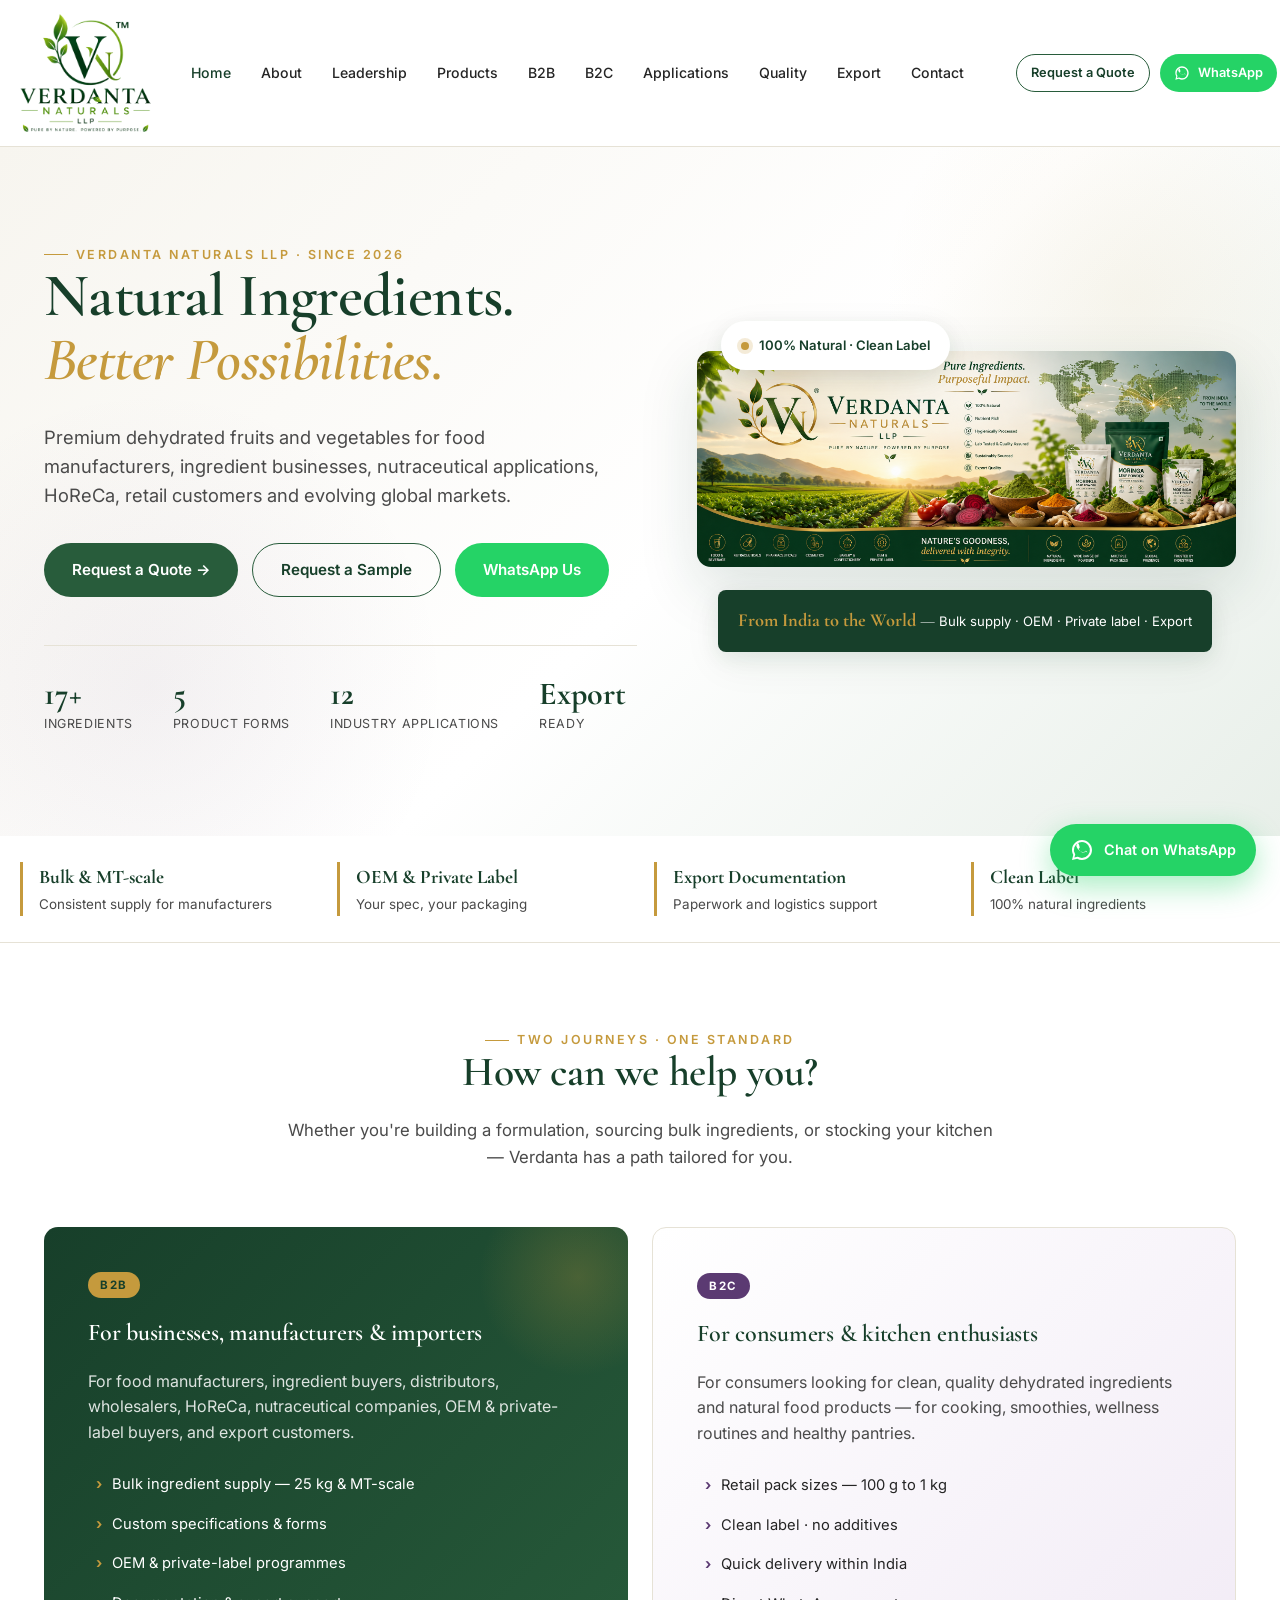
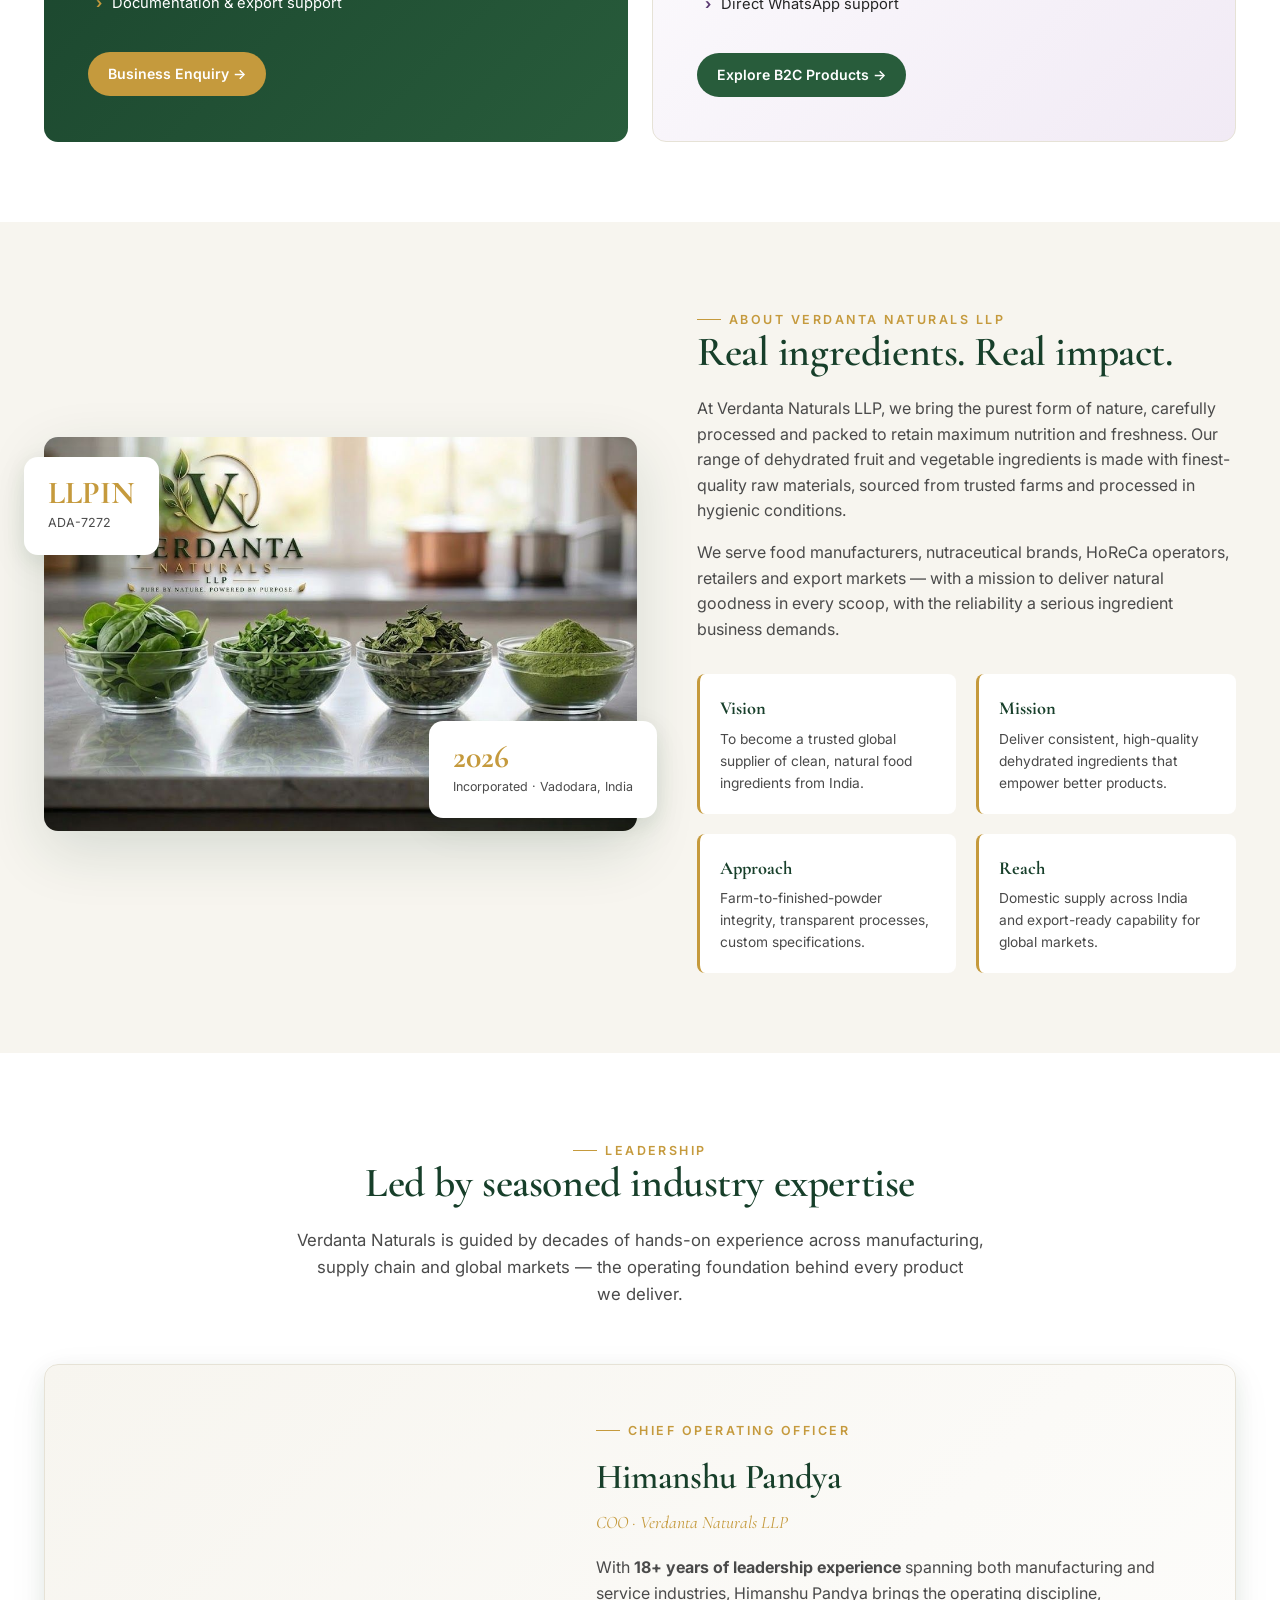
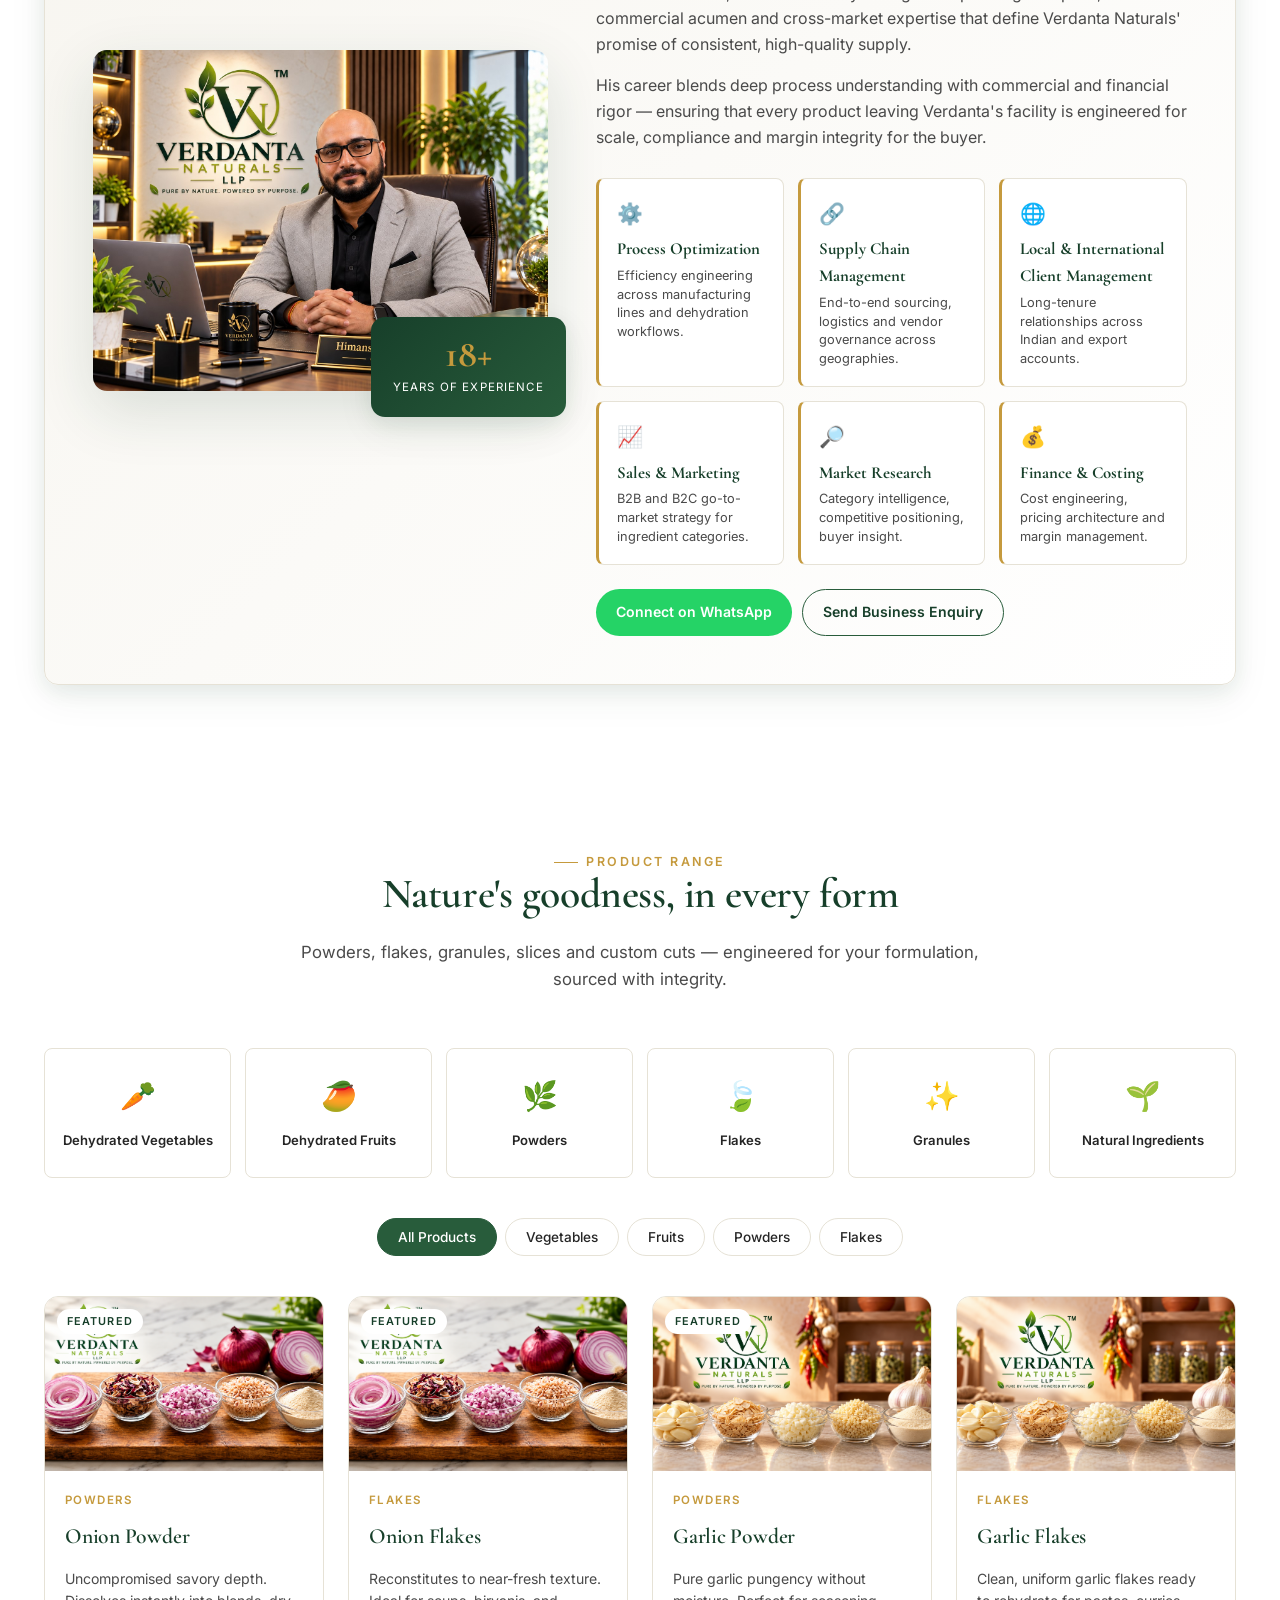
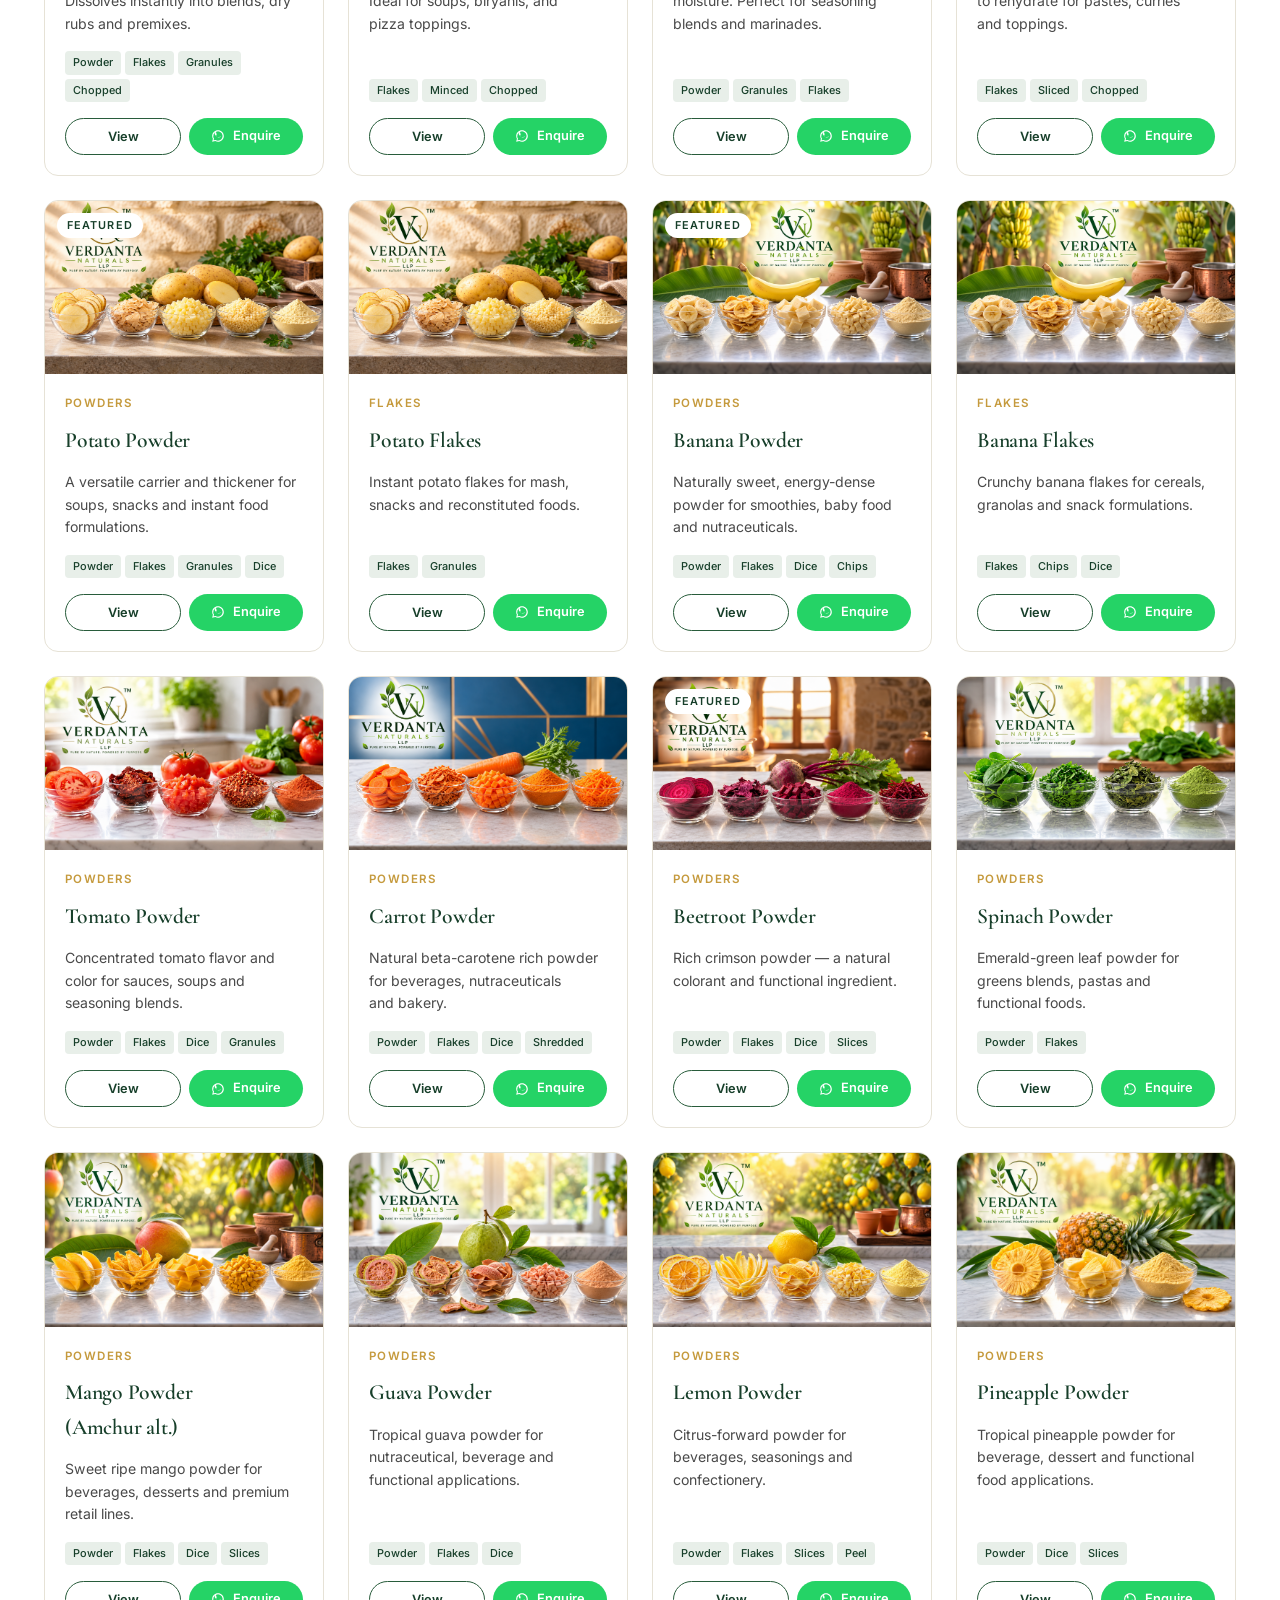
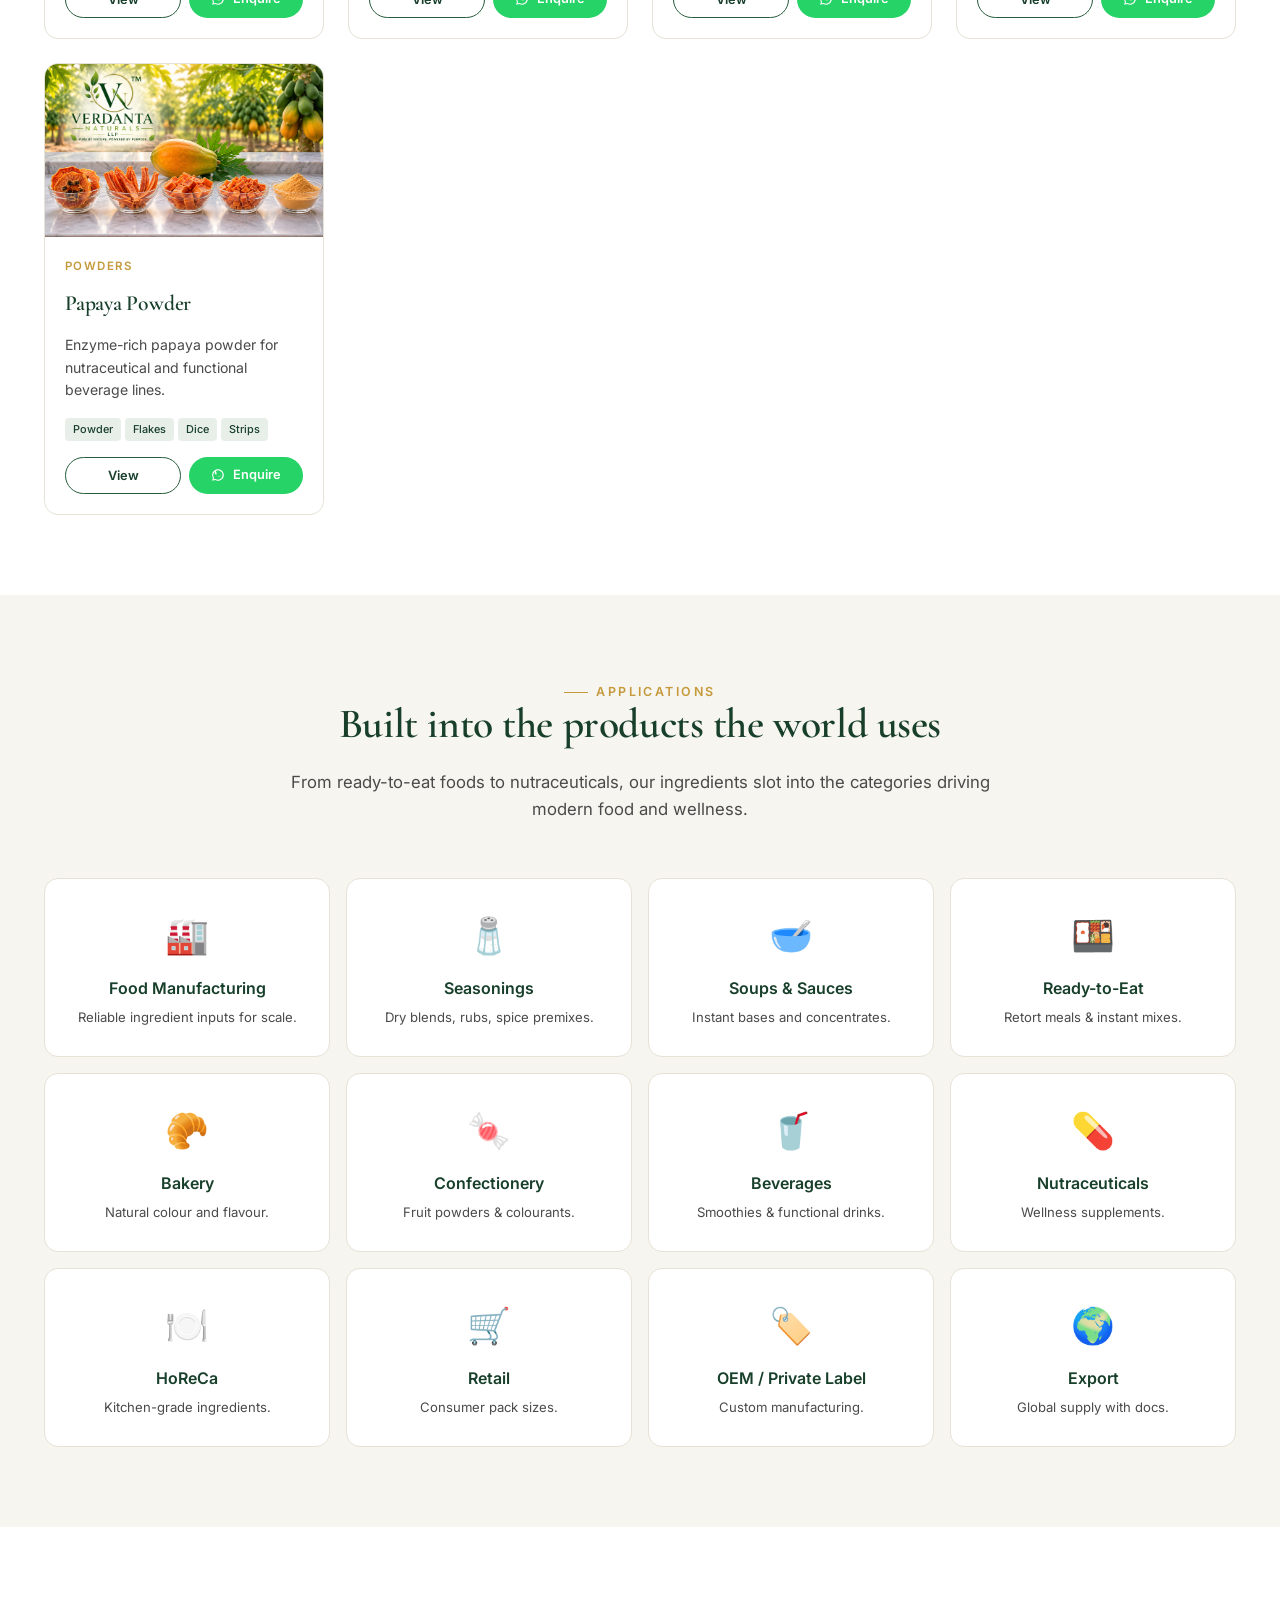
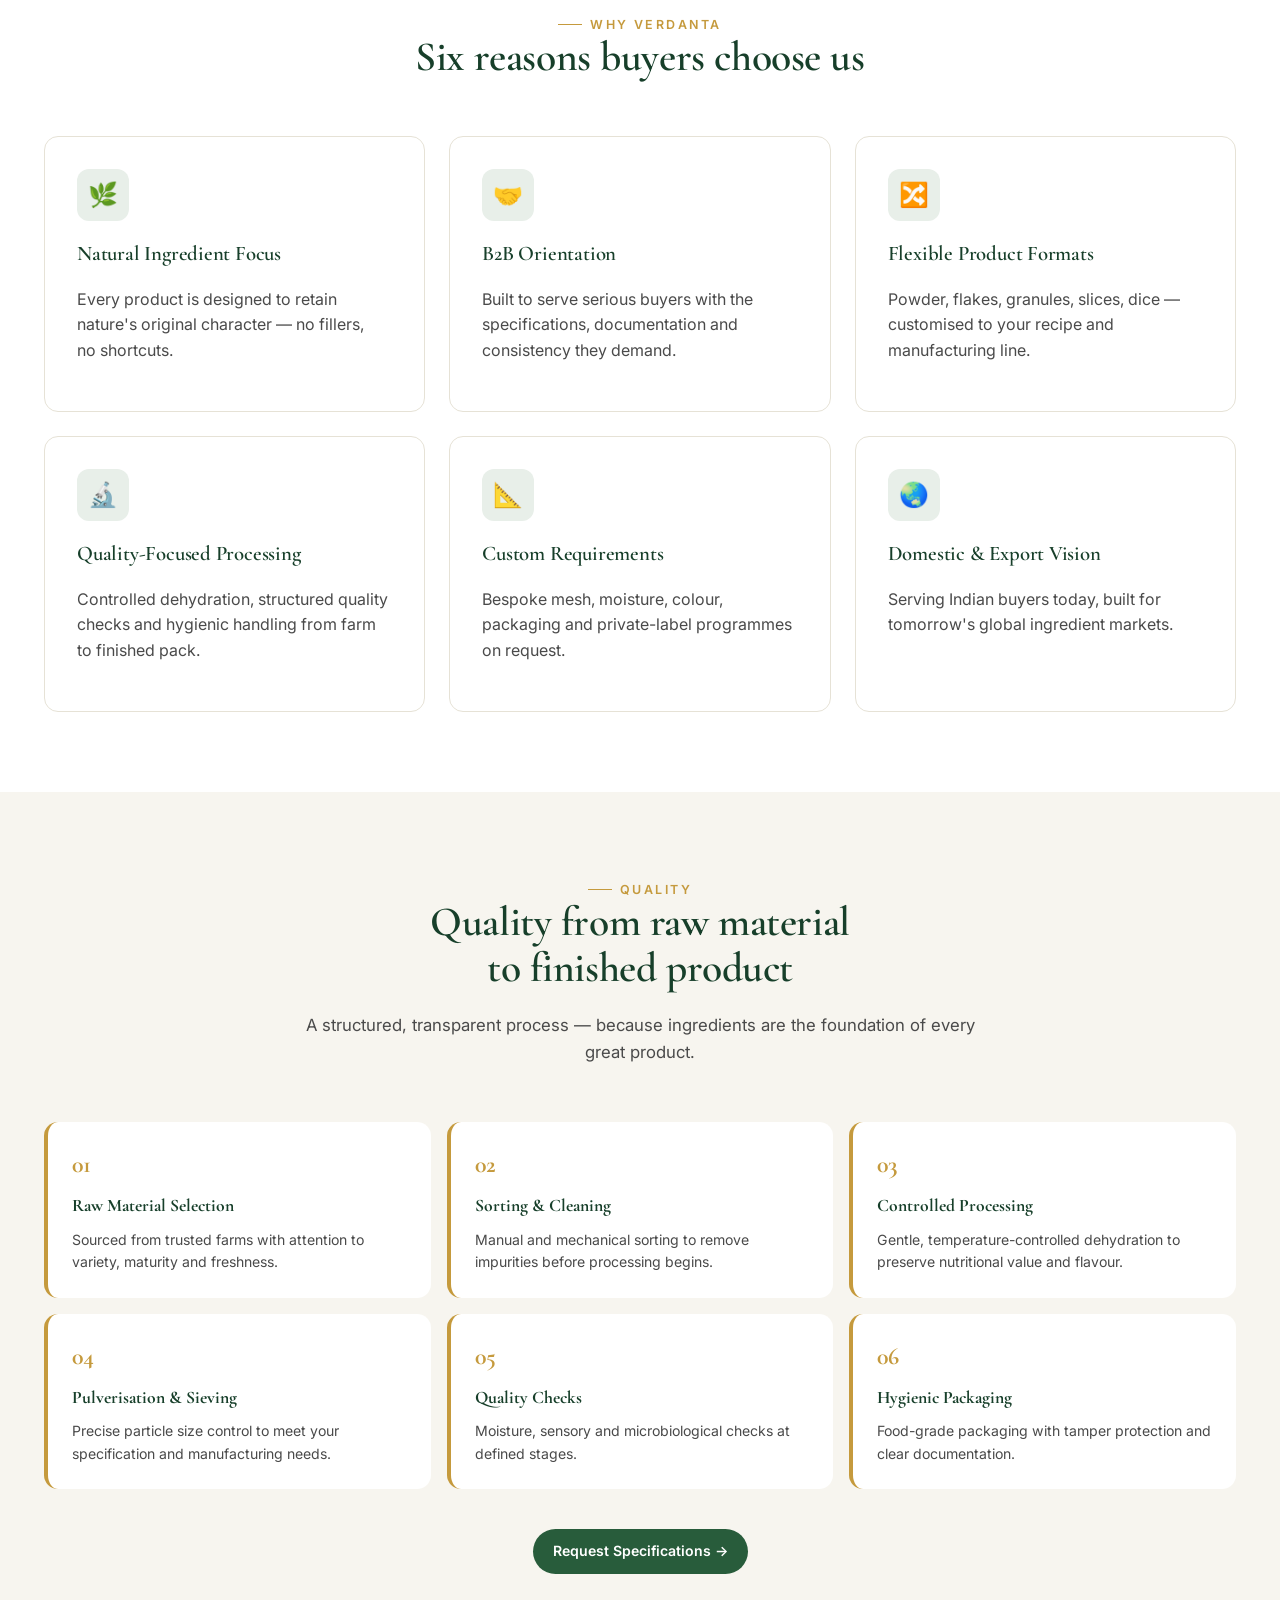
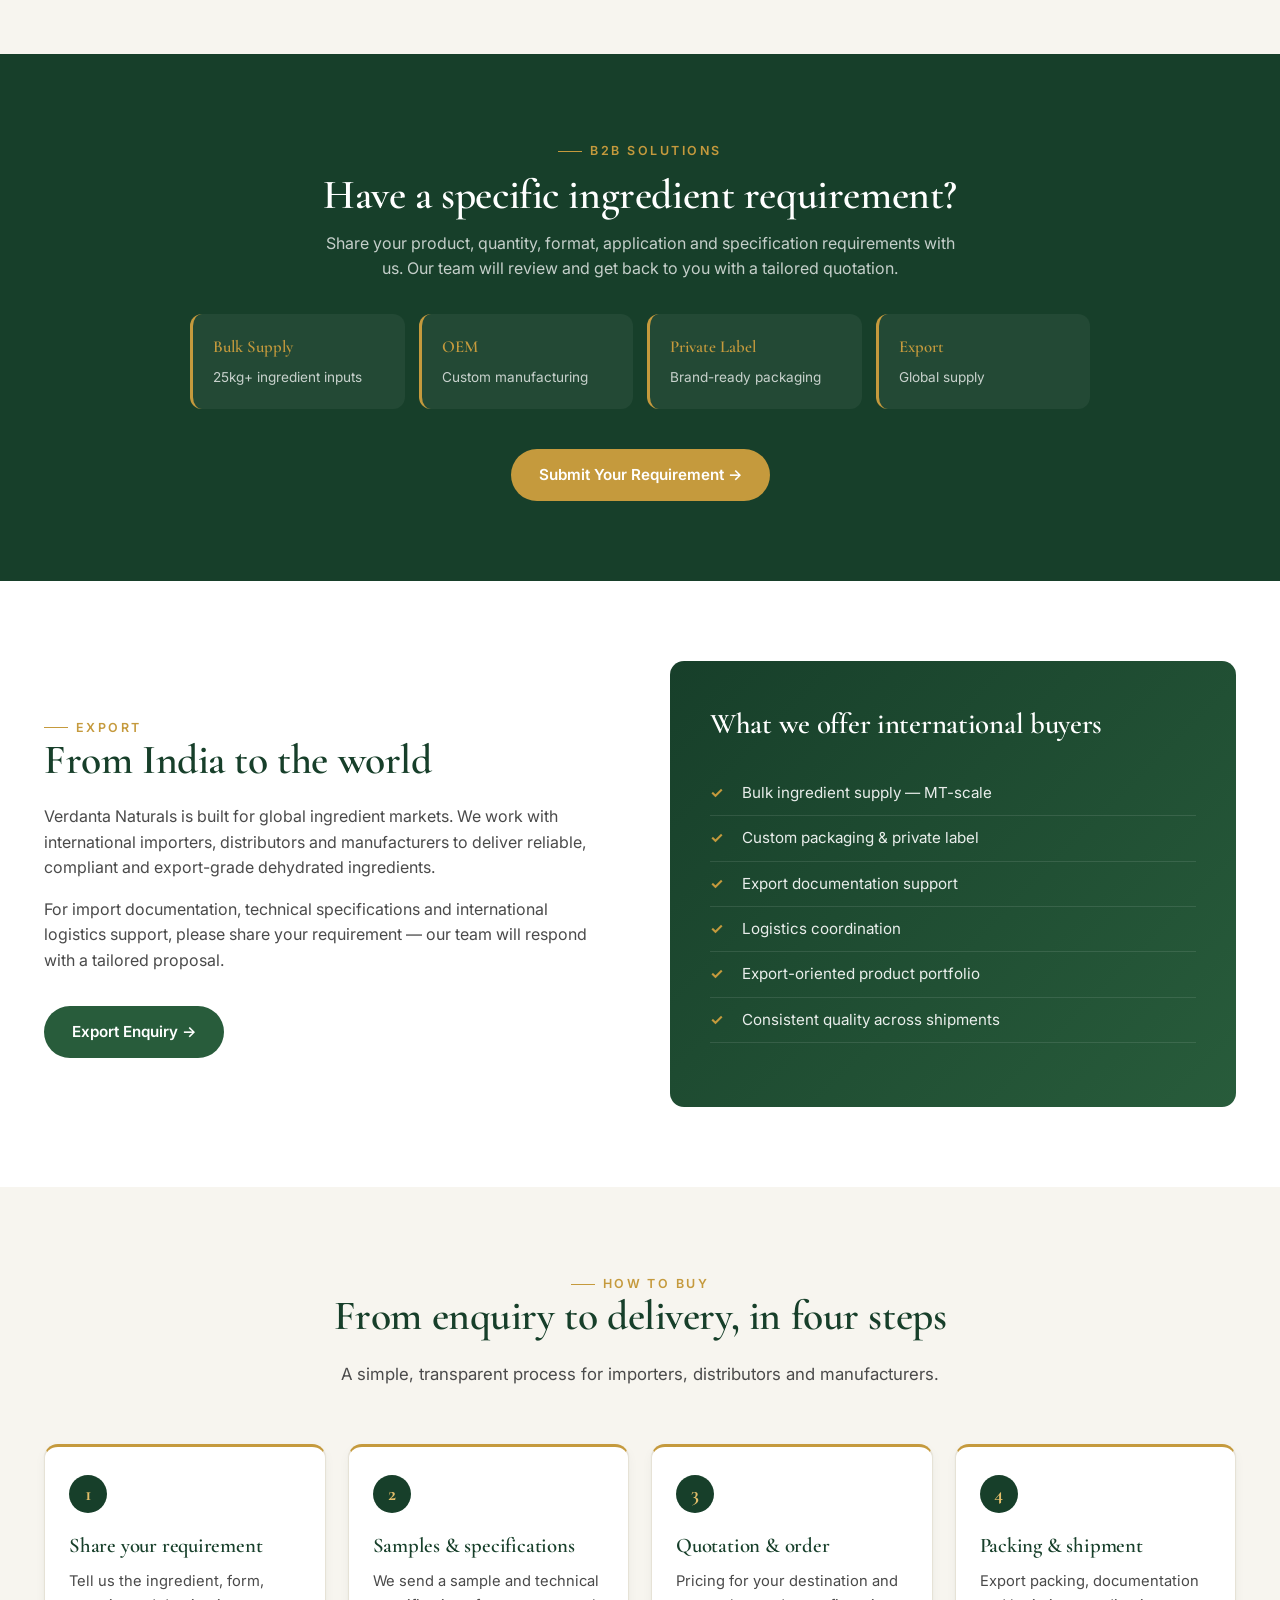
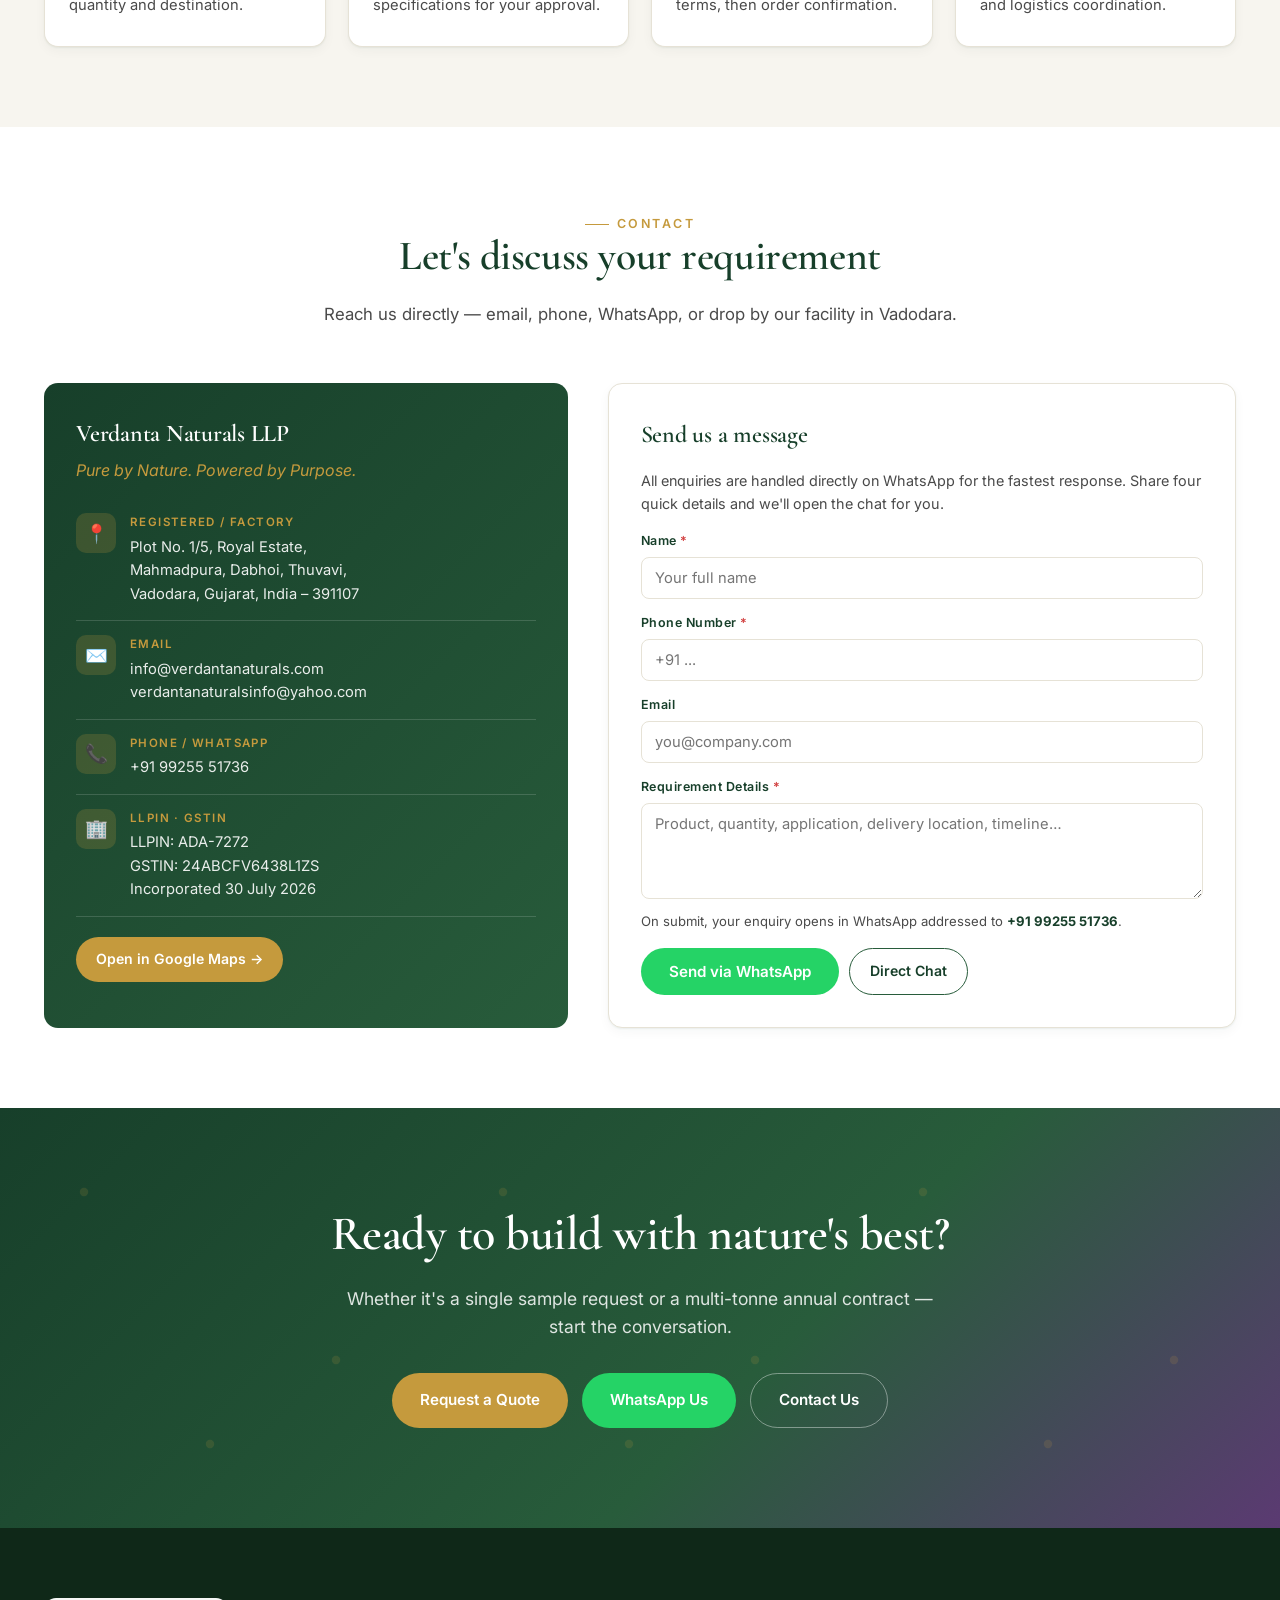
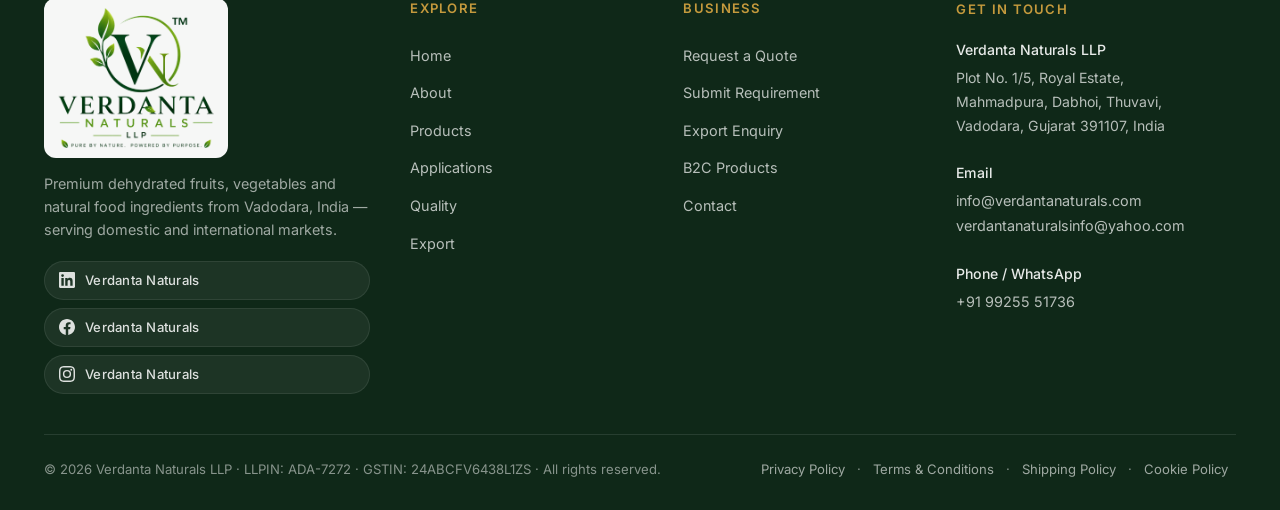
<file: Verdanta Naturals.html>
<!doctype html>
<html lang="en">
<head>
<meta charset="utf-8">
<meta name="viewport" content="width=device-width, initial-scale=1">
<title>Verdanta Naturals LLP — Premium Dehydrated Fruits, Vegetables & Powders | India</title>
<meta name="description" content="Verdanta Naturals LLP — B2B supplier of dehydrated fruits, vegetables, powders and flakes from Vadodara, India. Onion, garlic, potato, banana, beetroot and more. Bulk supply, OEM, private label and export.">
<meta name="keywords" content="dehydrated vegetables, onion powder supplier, garlic powder supplier, dehydrated fruits, food ingredient manufacturer India, Vadodara, Gujarat, export">
<link rel="preconnect" href="https://fonts.googleapis.com">
<link rel="preconnect" href="https://fonts.gstatic.com" crossorigin>
<link href="https://fonts.googleapis.com/css2?family=Cormorant+Garamond:wght@500;600;700&family=Inter:wght@300;400;500;600;700&display=swap" rel="stylesheet">
<link rel="stylesheet" href="css/site.css?v=3">
<link rel="stylesheet" href="css/premium.css?v=3">
<meta property="og:type" content="website"><meta property="og:title" content="Verdanta Naturals LLP — Dehydrated Fruit &amp; Vegetable Ingredients from India">
<meta property="og:description" content="Bulk supply, OEM and private label dehydrated fruits, vegetables and powders for food manufacturers and importers worldwide.">
<meta property="og:image" content="https://verdantanaturals.com/assets/hero.jpg"><meta name="theme-color" content="#173F2A">
<script type="application/ld+json">{"@context":"https://schema.org","@type":"Organization","name":"Verdanta Naturals LLP","url":"https://verdantanaturals.com","logo":"https://verdantanaturals.com/assets/logo-v2.png","email":"info@verdantanaturals.com","telephone":"+919925551736","address":{"@type":"PostalAddress","addressLocality":"Vadodara","addressRegion":"Gujarat","addressCountry":"IN"}}</script>
<link rel="icon" href="assets/logo-v2.png">
</head>
<body>

<!-- ===================== HEADER ===================== -->
<header class="hdr">
  <div class="container hdr-inner">
    <a class="brand" href="#home">
      <img src="assets/logo-v2.png" alt="Verdanta Naturals LLP logo" class="brand-logo-lg">
    </a>
    <nav class="nav">
      <a href="#home" class="active">Home</a>
      <a href="#about">About</a>
      <a href="#leadership">Leadership</a>
      <a href="#products">Products</a>
      <a href="#b2b">B2B</a>
      <a href="#b2c">B2C</a>
      <a href="#applications">Applications</a>
      <a href="#quality">Quality</a>
      <a href="#export">Export</a>
      <a href="#contact">Contact</a>
    </nav>
    <div class="hdr-cta">
      <a class="btn btn-ghost btn-sm" href="#" data-quick>Request a Quote</a>
      <a class="btn btn-wa btn-sm" href="https://wa.me/919925551736" target="_blank" aria-label="WhatsApp us">
        <svg style="width:16px;height:16px;" viewBox="0 0 24 24" fill="currentColor"><path d="M17.5 14.4c-.3-.15-1.8-.9-2.1-1s-.5-.15-.7.15-.8 1-1 1.2-.4.2-.7.05c-1.8-.9-3-1.6-4.2-3.6-.3-.55.3-.5.9-1.7.1-.2 0-.4-.05-.55S9 6.5 8.8 6c-.2-.5-.4-.4-.55-.4h-.5c-.15 0-.4.05-.6.3-.2.25-.8.8-.8 1.9s.8 2.2 1 2.4c.15.2 1.7 2.6 4.1 3.6 1.5.65 2.1.7 2.8.6.4-.05 1.35-.55 1.55-1.1.2-.55.2-1 .15-1.1-.05-.1-.25-.15-.55-.3zM12 2C6.5 2 2 6.5 2 12c0 1.75.5 3.4 1.3 4.85L2 22l5.25-1.35A9.94 9.94 0 0012 22c5.5 0 10-4.5 10-10S17.5 2 12 2zm0 18a8 8 0 01-4.15-1.15l-.3-.2-3.15.8.85-3.05-.2-.3A8 8 0 1112 20z"/></svg>
        WhatsApp
      </a>
    </div>
    <button class="menu-toggle" aria-label="Menu">☰</button>
  </div>
</header>

<!-- ===================== HERO ===================== -->
<section class="hero" id="home">
  <div class="container">
    <div class="hero-grid">
      <div>
        <span class="eyebrow">Verdanta Naturals LLP · Since 2026</span>
        <h1>Natural Ingredients. <span class="acc">Better Possibilities.</span></h1>
        <p class="lede">Premium dehydrated fruits and vegetables for food manufacturers, ingredient businesses, nutraceutical applications, HoReCa, retail customers and evolving global markets.</p>
        <div class="hero-ctas">
          <a class="btn btn-primary btn-lg" href="#" data-quick>Request a Quote →</a>
          <a class="btn btn-ghost btn-lg" href="#" data-quick>Request a Sample</a>
          <a class="btn btn-wa btn-lg" href="https://wa.me/919925551736" target="_blank">WhatsApp Us</a>
        </div>
        <div class="hero-stats">
          <div class="stat"><b>17+</b><span>Ingredients</span></div>
          <div class="stat"><b>5</b><span>Product Forms</span></div>
          <div class="stat"><b>12</b><span>Industry Applications</span></div>
          <div class="stat"><b>Export</b><span>Ready</span></div>
        </div>
      </div>
      <div class="hero-visual">
        <img src="assets/hero.jpg" alt="Verdanta Naturals — premium dehydrated fruit and vegetable ingredients from India">
        <div class="hero-badge">100% Natural · Clean Label</div>
        <div class="hero-badge-2"><b>From India to the World</b>Bulk supply · OEM · Private label · Export</div>
      </div>
    </div>
  </div>
</section>


<div class="trust"><div class="container trust-in">
<div><b>Bulk &amp; MT-scale</b><span>Consistent supply for manufacturers</span></div>
<div><b>OEM &amp; Private Label</b><span>Your spec, your packaging</span></div>
<div><b>Export Documentation</b><span>Paperwork and logistics support</span></div>
<div><b>Clean Label</b><span>100% natural ingredients</span></div>
</div></div>
<!-- ===================== B2B / B2C SPLIT ===================== -->
<section id="b2b">
  <div class="container">
    <div class="section-head">
      <span class="eyebrow">Two Journeys · One Standard</span>
      <h2>How can we help you?</h2>
      <p>Whether you're building a formulation, sourcing bulk ingredients, or stocking your kitchen — Verdanta has a path tailored for you.</p>
    </div>
    <div class="split">
      <div class="split-card b2b">
        <span class="tag">B2B</span>
        <h3>For businesses, manufacturers &amp; importers</h3>
        <p>For food manufacturers, ingredient buyers, distributors, wholesalers, HoReCa, nutraceutical companies, OEM &amp; private-label buyers, and export customers.</p>
        <ul>
          <li>Bulk ingredient supply — 25 kg &amp; MT-scale</li>
          <li>Custom specifications &amp; forms</li>
          <li>OEM &amp; private-label programmes</li>
          <li>Documentation &amp; export support</li>
        </ul>
        <a href="#" class="btn btn-gold" data-quick>Business Enquiry →</a>
      </div>
      <div class="split-card b2c" id="b2c">
        <span class="tag">B2C</span>
        <h3>For consumers &amp; kitchen enthusiasts</h3>
        <p>For consumers looking for clean, quality dehydrated ingredients and natural food products — for cooking, smoothies, wellness routines and healthy pantries.</p>
        <ul>
          <li>Retail pack sizes — 100 g to 1 kg</li>
          <li>Clean label · no additives</li>
          <li>Quick delivery within India</li>
          <li>Direct WhatsApp support</li>
        </ul>
        <a href="#products" class="btn btn-primary">Explore B2C Products →</a>
      </div>
    </div>
  </div>
</section>

<!-- ===================== ABOUT ===================== -->
<section class="section-alt" id="about">
  <div class="container">
    <div class="about-grid">
      <div class="about-visual">
        <img src="assets/spinach.jpg" alt="Natural dehydrated ingredients on marble surface">
        <div class="about-badge b1"><b>LLPIN</b><span>ADA-7272</span></div>
        <div class="about-badge b2"><b>2026</b><span>Incorporated · Vadodara, India</span></div>
      </div>
      <div>
        <span class="eyebrow">About Verdanta Naturals LLP</span>
        <h2>Real ingredients. Real impact.</h2>
        <p>At Verdanta Naturals LLP, we bring the purest form of nature, carefully processed and packed to retain maximum nutrition and freshness. Our range of dehydrated fruit and vegetable ingredients is made with finest-quality raw materials, sourced from trusted farms and processed in hygienic conditions.</p>
        <p>We serve food manufacturers, nutraceutical brands, HoReCa operators, retailers and export markets — with a mission to deliver natural goodness in every scoop, with the reliability a serious ingredient business demands.</p>
        <div class="pillars">
          <div class="pillar"><h4>Vision</h4><p>To become a trusted global supplier of clean, natural food ingredients from India.</p></div>
          <div class="pillar"><h4>Mission</h4><p>Deliver consistent, high-quality dehydrated ingredients that empower better products.</p></div>
          <div class="pillar"><h4>Approach</h4><p>Farm-to-finished-powder integrity, transparent processes, custom specifications.</p></div>
          <div class="pillar"><h4>Reach</h4><p>Domestic supply across India and export-ready capability for global markets.</p></div>
        </div>
      </div>
    </div>
  </div>
</section>

<!-- ===================== LEADERSHIP / COO ===================== -->
<section id="leadership">
  <div class="container">
    <div class="section-head">
      <span class="eyebrow">Leadership</span>
      <h2>Led by seasoned industry expertise</h2>
      <p>Verdanta Naturals is guided by decades of hands-on experience across manufacturing, supply chain and global markets — the operating foundation behind every product we deliver.</p>
    </div>
    <div class="leader-card">
      <div class="leader-photo">
        <img src="assets/ceo-himanshu-v2.jpg" alt="Himanshu Pandya — Chief Operating Officer, Verdanta Naturals LLP">
        <div class="leader-badge"><b>18+</b><span>Years of Experience</span></div>
      </div>
      <div class="leader-body">
        <span class="eyebrow">Chief Operating Officer</span>
        <h3 style="font-size:2.2rem;margin:8px 0 4px;">Himanshu Pandya</h3>
        <div style="color:var(--gold);font-style:italic;font-family:'Cormorant Garamond',serif;font-size:1.1rem;margin-bottom:18px;">COO · Verdanta Naturals LLP</div>
        <p>With <b>18+ years of leadership experience</b> spanning both manufacturing and service industries, Himanshu Pandya brings the operating discipline, commercial acumen and cross-market expertise that define Verdanta Naturals' promise of consistent, high-quality supply.</p>
        <p>His career blends deep process understanding with commercial and financial rigor — ensuring that every product leaving Verdanta's facility is engineered for scale, compliance and margin integrity for the buyer.</p>

        <div class="exp-grid">
          <div class="exp-item"><div class="exp-ic">⚙️</div><h4>Process Optimization</h4><p>Efficiency engineering across manufacturing lines and dehydration workflows.</p></div>
          <div class="exp-item"><div class="exp-ic">🔗</div><h4>Supply Chain Management</h4><p>End-to-end sourcing, logistics and vendor governance across geographies.</p></div>
          <div class="exp-item"><div class="exp-ic">🌐</div><h4>Local &amp; International Client Management</h4><p>Long-tenure relationships across Indian and export accounts.</p></div>
          <div class="exp-item"><div class="exp-ic">📈</div><h4>Sales &amp; Marketing</h4><p>B2B and B2C go-to-market strategy for ingredient categories.</p></div>
          <div class="exp-item"><div class="exp-ic">🔎</div><h4>Market Research</h4><p>Category intelligence, competitive positioning, buyer insight.</p></div>
          <div class="exp-item"><div class="exp-ic">💰</div><h4>Finance &amp; Costing</h4><p>Cost engineering, pricing architecture and margin management.</p></div>
        </div>

        <div style="display:flex;gap:10px;margin-top:24px;flex-wrap:wrap;">
          <a class="btn btn-wa" href="https://wa.me/919925551736?text=Hello%20Himanshu%2C%20I'd%20like%20to%20discuss%20a%20business%20opportunity%20with%20Verdanta%20Naturals." target="_blank">Connect on WhatsApp</a>
          <a class="btn btn-ghost" href="#" data-quick>Send Business Enquiry</a>
        </div>
      </div>
    </div>
  </div>
</section>

<!-- ===================== PRODUCT CATEGORIES ===================== -->
<section id="products">
  <div class="container">
    <div class="section-head">
      <span class="eyebrow">Product Range</span>
      <h2>Nature's goodness, in every form</h2>
      <p>Powders, flakes, granules, slices and custom cuts — engineered for your formulation, sourced with integrity.</p>
    </div>

    <div class="cat-grid" style="margin-bottom:40px;">
      <div class="cat-item" onclick="document.querySelector('[data-filter=Vegetables]').click()"><span class="ic">🥕</span><span class="lb">Dehydrated Vegetables</span></div>
      <div class="cat-item" onclick="document.querySelector('[data-filter=Fruits]').click()"><span class="ic">🥭</span><span class="lb">Dehydrated Fruits</span></div>
      <div class="cat-item" onclick="document.querySelector('[data-filter=Powders]').click()"><span class="ic">🌿</span><span class="lb">Powders</span></div>
      <div class="cat-item" onclick="document.querySelector('[data-filter=Flakes]').click()"><span class="ic">🍃</span><span class="lb">Flakes</span></div>
      <div class="cat-item" onclick="document.querySelector('[data-filter=Flakes]').click()"><span class="ic">✨</span><span class="lb">Granules</span></div>
      <div class="cat-item" onclick="document.querySelector('[data-filter=All]').click()"><span class="ic">🌱</span><span class="lb">Natural Ingredients</span></div>
    </div>

    <div class="product-filters" id="p-filters">
      <button class="filter-chip active" data-filter="All">All Products</button>
      <button class="filter-chip" data-filter="Vegetables">Vegetables</button>
      <button class="filter-chip" data-filter="Fruits">Fruits</button>
      <button class="filter-chip" data-filter="Powders">Powders</button>
      <button class="filter-chip" data-filter="Flakes">Flakes</button>
    </div>

    <div class="p-grid" id="p-grid"></div>
  </div>
</section>

<!-- ===================== APPLICATIONS ===================== -->
<section class="section-alt" id="applications">
  <div class="container">
    <div class="section-head">
      <span class="eyebrow">Applications</span>
      <h2>Built into the products the world uses</h2>
      <p>From ready-to-eat foods to nutraceuticals, our ingredients slot into the categories driving modern food and wellness.</p>
    </div>
    <div class="apps-grid">
      <div class="app-card"><span class="ic">🏭</span><h4>Food Manufacturing</h4><p>Reliable ingredient inputs for scale.</p></div>
      <div class="app-card"><span class="ic">🧂</span><h4>Seasonings</h4><p>Dry blends, rubs, spice premixes.</p></div>
      <div class="app-card"><span class="ic">🥣</span><h4>Soups & Sauces</h4><p>Instant bases and concentrates.</p></div>
      <div class="app-card"><span class="ic">🍱</span><h4>Ready-to-Eat</h4><p>Retort meals & instant mixes.</p></div>
      <div class="app-card"><span class="ic">🥐</span><h4>Bakery</h4><p>Natural colour and flavour.</p></div>
      <div class="app-card"><span class="ic">🍬</span><h4>Confectionery</h4><p>Fruit powders & colourants.</p></div>
      <div class="app-card"><span class="ic">🥤</span><h4>Beverages</h4><p>Smoothies & functional drinks.</p></div>
      <div class="app-card"><span class="ic">💊</span><h4>Nutraceuticals</h4><p>Wellness supplements.</p></div>
      <div class="app-card"><span class="ic">🍽️</span><h4>HoReCa</h4><p>Kitchen-grade ingredients.</p></div>
      <div class="app-card"><span class="ic">🛒</span><h4>Retail</h4><p>Consumer pack sizes.</p></div>
      <div class="app-card"><span class="ic">🏷️</span><h4>OEM / Private Label</h4><p>Custom manufacturing.</p></div>
      <div class="app-card"><span class="ic">🌍</span><h4>Export</h4><p>Global supply with docs.</p></div>
    </div>
  </div>
</section>

<!-- ===================== WHY VERDANTA ===================== -->
<section>
  <div class="container">
    <div class="section-head">
      <span class="eyebrow">Why Verdanta</span>
      <h2>Six reasons buyers choose us</h2>
    </div>
    <div class="why-grid">
      <div class="why-item"><div class="why-ic">🌿</div><h3 style="font-size:1.3rem;">Natural Ingredient Focus</h3><p>Every product is designed to retain nature's original character — no fillers, no shortcuts.</p></div>
      <div class="why-item"><div class="why-ic">🤝</div><h3 style="font-size:1.3rem;">B2B Orientation</h3><p>Built to serve serious buyers with the specifications, documentation and consistency they demand.</p></div>
      <div class="why-item"><div class="why-ic">🔀</div><h3 style="font-size:1.3rem;">Flexible Product Formats</h3><p>Powder, flakes, granules, slices, dice — customised to your recipe and manufacturing line.</p></div>
      <div class="why-item"><div class="why-ic">🔬</div><h3 style="font-size:1.3rem;">Quality-Focused Processing</h3><p>Controlled dehydration, structured quality checks and hygienic handling from farm to finished pack.</p></div>
      <div class="why-item"><div class="why-ic">📐</div><h3 style="font-size:1.3rem;">Custom Requirements</h3><p>Bespoke mesh, moisture, colour, packaging and private-label programmes on request.</p></div>
      <div class="why-item"><div class="why-ic">🌏</div><h3 style="font-size:1.3rem;">Domestic & Export Vision</h3><p>Serving Indian buyers today, built for tomorrow's global ingredient markets.</p></div>
    </div>
  </div>
</section>

<!-- ===================== QUALITY ===================== -->
<section class="section-alt" id="quality">
  <div class="container">
    <div class="section-head">
      <span class="eyebrow">Quality</span>
      <h2>Quality from raw material to finished product</h2>
      <p>A structured, transparent process — because ingredients are the foundation of every great product.</p>
    </div>
    <div class="quality-flow">
      <div class="q-step"><b>01</b><h4>Raw Material Selection</h4><p>Sourced from trusted farms with attention to variety, maturity and freshness.</p></div>
      <div class="q-step"><b>02</b><h4>Sorting & Cleaning</h4><p>Manual and mechanical sorting to remove impurities before processing begins.</p></div>
      <div class="q-step"><b>03</b><h4>Controlled Processing</h4><p>Gentle, temperature-controlled dehydration to preserve nutritional value and flavour.</p></div>
      <div class="q-step"><b>04</b><h4>Pulverisation & Sieving</h4><p>Precise particle size control to meet your specification and manufacturing needs.</p></div>
      <div class="q-step"><b>05</b><h4>Quality Checks</h4><p>Moisture, sensory and microbiological checks at defined stages.</p></div>
      <div class="q-step"><b>06</b><h4>Hygienic Packaging</h4><p>Food-grade packaging with tamper protection and clear documentation.</p></div>
    </div>
    <div style="text-align:center;margin-top:40px;">
      <a href="#" class="btn btn-primary" data-quick>Request Specifications →</a>
    </div>
  </div>
</section>

<!-- ===================== B2B SUBMIT REQUIREMENT ===================== -->
<section class="section-dark">
  <div class="container" style="text-align:center;">
    <span class="eyebrow" style="color:var(--gold);">B2B Solutions</span>
    <h2 style="max-width:720px;margin:12px auto;">Have a specific ingredient requirement?</h2>
    <p style="max-width:640px;margin:0 auto 32px;">Share your product, quantity, format, application and specification requirements with us. Our team will review and get back to you with a tailored quotation.</p>
    <div style="display:grid;grid-template-columns:repeat(4,1fr);gap:14px;max-width:900px;margin:0 auto 40px;text-align:left;">
      <div style="padding:20px;background:rgba(255,255,255,.05);border-radius:12px;border-left:3px solid var(--gold);"><h4 style="color:var(--gold);margin:0 0 6px;font-family:'Cormorant Garamond',serif;text-transform:none;letter-spacing:0;">Bulk Supply</h4><p style="color:rgba(255,255,255,.75);font-size:.85rem;margin:0;">25kg+ ingredient inputs</p></div>
      <div style="padding:20px;background:rgba(255,255,255,.05);border-radius:12px;border-left:3px solid var(--gold);"><h4 style="color:var(--gold);margin:0 0 6px;font-family:'Cormorant Garamond',serif;text-transform:none;letter-spacing:0;">OEM</h4><p style="color:rgba(255,255,255,.75);font-size:.85rem;margin:0;">Custom manufacturing</p></div>
      <div style="padding:20px;background:rgba(255,255,255,.05);border-radius:12px;border-left:3px solid var(--gold);"><h4 style="color:var(--gold);margin:0 0 6px;font-family:'Cormorant Garamond',serif;text-transform:none;letter-spacing:0;">Private Label</h4><p style="color:rgba(255,255,255,.75);font-size:.85rem;margin:0;">Brand-ready packaging</p></div>
      <div style="padding:20px;background:rgba(255,255,255,.05);border-radius:12px;border-left:3px solid var(--gold);"><h4 style="color:var(--gold);margin:0 0 6px;font-family:'Cormorant Garamond',serif;text-transform:none;letter-spacing:0;">Export</h4><p style="color:rgba(255,255,255,.75);font-size:.85rem;margin:0;">Global supply</p></div>
    </div>
    <a href="#" class="btn btn-gold btn-lg" data-quick>Submit Your Requirement →</a>
  </div>
</section>

<!-- ===================== EXPORT ===================== -->
<section id="export">
  <div class="container">
    <div class="export-grid">
      <div>
        <span class="eyebrow">Export</span>
        <h2>From India to the world</h2>
        <p>Verdanta Naturals is built for global ingredient markets. We work with international importers, distributors and manufacturers to deliver reliable, compliant and export-grade dehydrated ingredients.</p>
        <p style="margin-top:16px;">For import documentation, technical specifications and international logistics support, please share your requirement — our team will respond with a tailored proposal.</p>
        <a href="#" class="btn btn-primary btn-lg" data-quick style="margin-top:16px;">Export Enquiry →</a>
      </div>
      <div class="export-viz">
        <h3>What we offer international buyers</h3>
        <ul class="export-features">
          <li>Bulk ingredient supply — MT-scale</li>
          <li>Custom packaging &amp; private label</li>
          <li>Export documentation support</li>
          <li>Logistics coordination</li>
          <li>Export-oriented product portfolio</li>
          <li>Consistent quality across shipments</li>
        </ul>
      </div>
    </div>
  </div>
</section>

<!-- ===================== ADMIN PREVIEW ===================== -->
<section class="section-alt" id="admin" hidden>
  <div class="container">
    <div class="section-head">
      <span class="eyebrow">For the Verdanta team</span>
      <h2>Every enquiry, tracked to conversion</h2>
      <p>Behind the website is a lead management dashboard — so your sales team never loses an enquiry.</p>
    </div>
    <div class="admin-preview">
      <div class="adm-hdr">
        <div>
          <b style="font-family:'Cormorant Garamond',serif;font-size:1.4rem;color:var(--green-deep);">Enquiry Dashboard</b>
          <div style="font-size:.82rem;color:var(--char-soft);">September 2026 · Live view</div>
        </div>
        <div style="display:flex;gap:8px;">
          <button class="btn btn-ghost btn-sm">Filter</button>
          <button class="btn btn-primary btn-sm">Export CSV</button>
        </div>
      </div>
      <div class="adm-stats">
        <div class="adm-stat"><b>127</b><span>Total Enquiries</span></div>
        <div class="adm-stat gold"><b>34</b><span>New · Untouched</span></div>
        <div class="adm-stat purple"><b>18</b><span>Quotations Sent</span></div>
        <div class="adm-stat"><b>9</b><span>Converted</span></div>
      </div>
      <div class="adm-table">
        <table>
          <thead><tr><th>Enquiry ID</th><th>Customer</th><th>Product</th><th>Qty</th><th>Type</th><th>Country</th><th>Status</th></tr></thead>
          <tbody>
            <tr><td><code>VN-2026-00127</code></td><td>Karnavati Foods</td><td>Onion Powder</td><td>500 kg / mo</td><td>Manufacturer</td><td>India</td><td><span class="pill pill-new">New</span></td></tr>
            <tr><td><code>VN-2026-00126</code></td><td>Verde Naturals GmbH</td><td>Beetroot Powder</td><td>2 MT</td><td>Importer</td><td>Germany</td><td><span class="pill pill-review">Under Review</span></td></tr>
            <tr><td><code>VN-2026-00125</code></td><td>Sunrise Bakery</td><td>Banana Powder</td><td>100 kg</td><td>Bakery</td><td>UAE</td><td><span class="pill pill-quo">Quotation Sent</span></td></tr>
            <tr><td><code>VN-2026-00124</code></td><td>Nutriwell Labs</td><td>Spinach Powder</td><td>250 kg / mo</td><td>Nutraceutical</td><td>India</td><td><span class="pill pill-quo">Quotation Sent</span></td></tr>
            <tr><td><code>VN-2026-00123</code></td><td>Mumbai HoReCa Supply</td><td>Garlic Flakes</td><td>1 MT</td><td>Distributor</td><td>India</td><td><span class="pill pill-conv">Converted</span></td></tr>
          </tbody>
        </table>
      </div>
    </div>
  </div>
</section>

<!-- ===================== CONTACT ===================== -->
<section class="steps-sec" id="process"><div class="container">
<div class="section-head"><span class="eyebrow">How to buy</span><h2>From enquiry to delivery, in four steps</h2><p>A simple, transparent process for importers, distributors and manufacturers.</p></div>
<div class="steps">
<div class="step"><h3>Share your requirement</h3><p>Tell us the ingredient, form, quantity and destination.</p></div>
<div class="step"><h3>Samples &amp; specifications</h3><p>We send a sample and technical specifications for your approval.</p></div>
<div class="step"><h3>Quotation &amp; order</h3><p>Pricing for your destination and terms, then order confirmation.</p></div>
<div class="step"><h3>Packing &amp; shipment</h3><p>Export packing, documentation and logistics coordination.</p></div>
</div></div></section>

<section id="contact">
  <div class="container">
    <div class="section-head">
      <span class="eyebrow">Contact</span>
      <h2>Let's discuss your requirement</h2>
      <p>Reach us directly — email, phone, WhatsApp, or drop by our facility in Vadodara.</p>
    </div>
    <div class="contact-grid">
      <div class="contact-info-card">
        <h3>Verdanta Naturals LLP</h3>
        <p style="color:var(--gold);font-style:italic;margin-top:-8px;">Pure by Nature. Powered by Purpose.</p>

        <div class="ci-row">
          <div class="ci-ic">📍</div>
          <div class="ci-txt">
            <b>Registered / Factory</b>
            Plot No. 1/5, Royal Estate,<br>Mahmadpura, Dabhoi, Thuvavi,<br>Vadodara, Gujarat, India – 391107
          </div>
        </div>
        <div class="ci-row">
          <div class="ci-ic">✉️</div>
          <div class="ci-txt">
            <b>Email</b>
            <a href="mailto:info@verdantanaturals.com">info@verdantanaturals.com</a><br>
            <a href="mailto:verdantanaturalsinfo@yahoo.com">verdantanaturalsinfo@yahoo.com</a>
          </div>
        </div>
        <div class="ci-row">
          <div class="ci-ic">📞</div>
          <div class="ci-txt">
            <b>Phone / WhatsApp</b>
            <a href="tel:+919925551736">+91 99255 51736</a>
          </div>
        </div>
        <div class="ci-row">
          <div class="ci-ic">🏢</div>
          <div class="ci-txt">
            <b>LLPIN &middot; GSTIN</b>
            LLPIN: ADA-7272<br>GSTIN: 24ABCFV6438L1ZS<br>Incorporated 30 July 2026
          </div>
        </div>
        <a href="https://maps.app.goo.gl/CaiqVfwcp8JJdT6BA?g_st=aw" target="_blank" class="btn btn-gold" style="margin-top:20px;">Open in Google Maps →</a>
      </div>
      <div>
        <div style="padding:32px;background:var(--white);border:1px solid var(--line);border-radius:14px;box-shadow:var(--shadow-sm);">
          <h3 style="margin-top:0;">Send us a message</h3>
          <p style="font-size:.9rem;">All enquiries are handled directly on WhatsApp for the fastest response. Share four quick details and we'll open the chat for you.</p>
          <form id="contact-quick-form" onsubmit="event.preventDefault(); (function(f){var n=f.name.value.trim(),p=f.phone.value.trim(),em=f.email.value.trim(),r=f.req.value.trim(),eid='VN-2026-'+Math.floor(10000+Math.random()*89999);var msg='Hello Verdanta Naturals,%0A%0ANew Enquiry — '+eid+'%0A%0AName: '+n+'%0APhone: '+p+(em?'%0AEmail: '+em:'')+'%0A%0ARequirement:%0A'+encodeURIComponent(r)+'%0A%0A— Sent from verdantanaturals.com';try{var s=JSON.parse(localStorage.getItem('vn_enquiries')||'[]');s.push({eid:eid,name:n,phone:p,email:em,requirement:r,at:new Date().toISOString()});localStorage.setItem('vn_enquiries',JSON.stringify(s));}catch(_){}window.open('https://wa.me/919925551736?text='+msg,'_blank');f.innerHTML='<div class=&quot;form-success&quot;><div class=&quot;ok-ic&quot;>✓</div><h3>Opening WhatsApp…</h3><div class=&quot;eid&quot;>Reference: '+eid+'</div><p>If WhatsApp did not open, please tap the floating WhatsApp button.</p></div>';})(this);">
            <div class="form-grid" style="margin-top:16px;">
              <div class="field full"><label>Name <span class="req">*</span></label><input name="name" required placeholder="Your full name"></div>
              <div class="field full"><label>Phone Number <span class="req">*</span></label><input name="phone" required placeholder="+91 ..."></div>
              <div class="field full"><label>Email</label><input name="email" type="email" placeholder="you@company.com"></div>
              <div class="field full"><label>Requirement Details <span class="req">*</span></label><textarea name="req" required rows="4" placeholder="Product, quantity, application, delivery location, timeline…"></textarea></div>
            </div>
            <p style="font-size:.82rem;color:var(--char-soft);margin:12px 0 0;">On submit, your enquiry opens in WhatsApp addressed to <b style="color:var(--green-deep);">+91 99255 51736</b>.</p>
            <div style="display:flex;gap:10px;margin-top:16px;">
              <button type="submit" class="btn btn-wa btn-lg">Send via WhatsApp</button>
              <a href="https://wa.me/919925551736" target="_blank" class="btn btn-ghost">Direct Chat</a>
            </div>
          </form>
        </div>
      </div>
    </div>
  </div>
</section>

<!-- ===================== FINAL CTA ===================== -->
<section class="final-cta">
  <div class="container">
    <h2>Ready to build with nature's best?</h2>
    <p>Whether it's a single sample request or a multi-tonne annual contract — start the conversation.</p>
    <div class="btns">
      <a href="#" class="btn btn-gold btn-lg" data-quick>Request a Quote</a>
      <a href="https://wa.me/919925551736" target="_blank" class="btn btn-wa btn-lg">WhatsApp Us</a>
      <a href="#contact" class="btn btn-ghost btn-lg" style="color:white;border-color:rgba(255,255,255,.4);">Contact Us</a>
    </div>
  </div>
</section>

<!-- ===================== FOOTER ===================== -->
<footer>
  <div class="container">
    <div class="foot-grid">
      <div class="foot-brand">
        <img src="assets/logo-v2.png" alt="Verdanta Naturals" class="foot-logo-lg">
        <p>Premium dehydrated fruits, vegetables and natural food ingredients from Vadodara, India — serving domestic and international markets.</p>
        <div class="foot-social">
          <a href="https://www.linkedin.com/company/verdantanaturals/?viewAsMember=true" target="_blank" rel="noopener" aria-label="Verdanta Naturals on LinkedIn">
            <svg viewBox="0 0 24 24" fill="currentColor"><path d="M20.45 20.45h-3.55v-5.57c0-1.33-.02-3.04-1.85-3.04-1.86 0-2.14 1.45-2.14 2.95v5.66H9.36V9h3.41v1.56h.05c.48-.9 1.63-1.85 3.36-1.85 3.6 0 4.26 2.37 4.26 5.45v6.29zM5.34 7.43a2.06 2.06 0 110-4.12 2.06 2.06 0 010 4.12zM7.12 20.45H3.56V9h3.56v11.45zM22.22 0H1.77C.8 0 0 .77 0 1.72v20.56C0 23.23.8 24 1.77 24h20.45c.98 0 1.78-.77 1.78-1.72V1.72C24 .77 23.2 0 22.22 0z"/></svg>
            <span>Verdanta Naturals</span>
          </a>
          <a href="https://www.facebook.com/profile.php?id=61594045656613" target="_blank" rel="noopener" aria-label="Verdanta Naturals on Facebook">
            <svg viewBox="0 0 24 24" fill="currentColor"><path d="M24 12.07C24 5.4 18.63 0 12 0S0 5.4 0 12.07C0 18.1 4.39 23.09 10.13 24v-8.44H7.08v-3.49h3.05V9.41c0-3.02 1.79-4.7 4.53-4.7 1.31 0 2.68.24 2.68.24v2.97h-1.51c-1.49 0-1.96.93-1.96 1.89v2.26h3.33l-.53 3.49h-2.8V24C19.61 23.09 24 18.1 24 12.07z"/></svg>
            <span>Verdanta Naturals</span>
          </a>
          <a href="https://www.instagram.com/verdantanaturalsllp?stkn=Nnl5azQ5eXFvZHpp" target="_blank" rel="noopener" aria-label="Verdanta Naturals on Instagram">
            <svg viewBox="0 0 24 24" fill="currentColor"><path d="M12 2.16c3.2 0 3.58.01 4.85.07 1.17.05 1.8.25 2.23.41.56.22.96.48 1.38.9.42.42.68.82.9 1.38.16.42.36 1.06.41 2.23.06 1.27.07 1.65.07 4.85s-.01 3.58-.07 4.85c-.05 1.17-.25 1.8-.41 2.23-.22.56-.48.96-.9 1.38-.42.42-.82.68-1.38.9-.42.16-1.06.36-2.23.41-1.27.06-1.65.07-4.85.07s-3.58-.01-4.85-.07c-1.17-.05-1.8-.25-2.23-.41-.56-.22-.96-.48-1.38-.9-.42-.42-.68-.82-.9-1.38-.16-.42-.36-1.06-.41-2.23C2.17 15.58 2.16 15.2 2.16 12s.01-3.58.07-4.85c.05-1.17.25-1.8.41-2.23.22-.56.48-.96.9-1.38.42-.42.82-.68 1.38-.9.42-.16 1.06-.36 2.23-.41C8.42 2.17 8.8 2.16 12 2.16zM12 0C8.74 0 8.33.01 7.05.07 5.78.13 4.9.33 4.14.63c-.79.31-1.46.72-2.13 1.39C1.34 2.69.93 3.36.62 4.15.32 4.9.12 5.78.07 7.05.01 8.33 0 8.74 0 12s.01 3.67.07 4.95c.06 1.27.26 2.15.56 2.91.31.79.72 1.46 1.39 2.13.67.67 1.34 1.08 2.13 1.39.76.3 1.64.5 2.91.56C8.33 23.99 8.74 24 12 24s3.67-.01 4.95-.07c1.27-.06 2.15-.26 2.91-.56.79-.31 1.46-.72 2.13-1.39.67-.67 1.08-1.34 1.39-2.13.3-.76.5-1.64.56-2.91.06-1.28.07-1.69.07-4.95s-.01-3.67-.07-4.95c-.06-1.27-.26-2.15-.56-2.91-.31-.79-.72-1.46-1.39-2.13C21.31 1.34 20.64.93 19.85.62c-.76-.3-1.64-.5-2.91-.56C15.67.01 15.26 0 12 0zm0 5.84a6.16 6.16 0 100 12.32 6.16 6.16 0 000-12.32zM12 16a4 4 0 110-8 4 4 0 010 8zm6.41-11.85a1.44 1.44 0 100 2.88 1.44 1.44 0 000-2.88z"/></svg>
            <span>Verdanta Naturals</span>
          </a>
        </div>
      </div>
      <div>
        <h4>Explore</h4>
        <ul>
          <li><a href="#home">Home</a></li>
          <li><a href="#about">About</a></li>
          <li><a href="#products">Products</a></li>
          <li><a href="#applications">Applications</a></li>
          <li><a href="#quality">Quality</a></li>
          <li><a href="#export">Export</a></li>
        </ul>
      </div>
      <div>
        <h4>Business</h4>
        <ul>
          <li><a href="#" data-quick>Request a Quote</a></li>
          <li><a href="#" data-quick>Submit Requirement</a></li>
          <li><a href="#" data-quick>Export Enquiry</a></li>
          <li><a href="#b2c">B2C Products</a></li>
          <li><a href="#contact">Contact</a></li>
        </ul>
      </div>
      <div class="foot-contact">
        <h4>Get In Touch</h4>
        <b>Verdanta Naturals LLP</b>
        Plot No. 1/5, Royal Estate,<br>Mahmadpura, Dabhoi, Thuvavi,<br>Vadodara, Gujarat 391107, India
        <br><br>
        <b>Email</b>
        <a href="mailto:info@verdantanaturals.com">info@verdantanaturals.com</a><br>
        <a href="mailto:verdantanaturalsinfo@yahoo.com">verdantanaturalsinfo@yahoo.com</a>
        <br><br>
        <b>Phone / WhatsApp</b><a href="tel:+919925551736">+91 99255 51736</a>
      </div>
    </div>
    <div class="foot-bottom">
      <div>© 2026 Verdanta Naturals LLP · LLPIN: ADA-7272 · GSTIN: 24ABCFV6438L1ZS · All rights reserved.</div>
      <div>
        <a href="#">Privacy Policy</a> ·
        <a href="#">Terms &amp; Conditions</a> ·
        <a href="#">Shipping Policy</a> ·
        <a href="#">Cookie Policy</a>
      </div>
    </div>
  </div>
</footer>

<!-- ===================== WHATSAPP FLOAT ===================== -->
<a class="wa-float" href="https://wa.me/919925551736?text=Hello%20Verdanta%20Naturals%2C%20I%27d%20like%20to%20know%20more%20about%20your%20products." target="_blank" aria-label="Chat on WhatsApp">
  <svg class="wa-ic" viewBox="0 0 24 24" fill="currentColor"><path d="M17.5 14.4c-.3-.15-1.8-.9-2.1-1s-.5-.15-.7.15-.8 1-1 1.2-.4.2-.7.05c-1.8-.9-3-1.6-4.2-3.6-.3-.55.3-.5.9-1.7.1-.2 0-.4-.05-.55S9 6.5 8.8 6c-.2-.5-.4-.4-.55-.4h-.5c-.15 0-.4.05-.6.3-.2.25-.8.8-.8 1.9s.8 2.2 1 2.4c.15.2 1.7 2.6 4.1 3.6 1.5.65 2.1.7 2.8.6.4-.05 1.35-.55 1.55-1.1.2-.55.2-1 .15-1.1-.05-.1-.25-.15-.55-.3zM12 2C6.5 2 2 6.5 2 12c0 1.75.5 3.4 1.3 4.85L2 22l5.25-1.35A9.94 9.94 0 0012 22c5.5 0 10-4.5 10-10S17.5 2 12 2zm0 18a8 8 0 01-4.15-1.15l-.3-.2-3.15.8.85-3.05-.2-.3A8 8 0 1112 20z"/></svg>
  <span>Chat on WhatsApp</span>
</a>

<!-- ===================== PRODUCT MODAL ===================== -->
<div class="modal-backdrop" id="product-modal">
  <div class="modal">
    <button class="modal-close" data-close aria-label="Close">✕</button>
    <div class="modal-header">
      <span class="eyebrow">Product Detail</span>
      <h2>Product Information</h2>
    </div>
    <div class="modal-body" id="product-body"></div>
  </div>
</div>

<!-- ===================== ENQUIRY MODAL ===================== -->
<div class="modal-backdrop" id="enq-modal">
  <div class="modal">
    <button class="modal-close" data-close aria-label="Close">✕</button>
    <div class="modal-header">
      <span class="eyebrow">Enquiry Form</span>
      <h2 id="enq-title">Tell Us Your Requirement</h2>
      <p id="enq-subtitle"></p>
    </div>
    <div class="modal-body" id="enq-body"></div>
  </div>
</div>

<script src="data/products.js"></script>
<script src="js/site.js"></script>
</body>
</html>
</file>
<file: css/site.css>
/* Verdanta Naturals — Site Styles */
:root {
  --green: #285C3B;
  --green-deep: #173F2A;
  --green-soft: #E8EFE9;
  --purple: #5B3A72;
  --purple-soft: #F1EAF5;
  --gold: #C59A3D;
  --gold-soft: #F5EBD0;
  --off: #F7F5EF;
  --char: #252525;
  --char-soft: #4a4a4a;
  --white: #ffffff;
  --line: #e6e2d6;
  --shadow-sm: 0 1px 2px rgba(23,63,42,.06), 0 4px 12px rgba(23,63,42,.04);
  --shadow-md: 0 6px 20px rgba(23,63,42,.08), 0 12px 40px rgba(23,63,42,.06);
  --shadow-lg: 0 20px 60px rgba(23,63,42,.14);
  --radius: 14px;
  --radius-sm: 8px;
  --maxw: 1240px;
}

* { box-sizing: border-box; }
html, body { margin: 0; padding: 0; }
body {
  font-family: 'Inter', -apple-system, BlinkMacSystemFont, 'Segoe UI', sans-serif;
  color: var(--char);
  background: var(--white);
  line-height: 1.6;
  -webkit-font-smoothing: antialiased;
  text-rendering: optimizeLegibility;
}

h1,h2,h3,h4 { font-family: 'Cormorant Garamond', 'Playfair Display', Georgia, serif; color: var(--green-deep); font-weight: 600; letter-spacing: -.01em; margin: 0 0 .5em; text-wrap: balance; }
h1 { font-size: clamp(2.2rem, 5vw, 3.8rem); line-height: 1.05; }
h2 { font-size: clamp(1.8rem, 3.5vw, 2.6rem); line-height: 1.1; }
h3 { font-size: clamp(1.25rem, 2vw, 1.5rem); }
h4 { font-size: 1.05rem; font-family: 'Inter', sans-serif; font-weight: 600; letter-spacing: .02em; text-transform: uppercase; color: var(--green); }
p { text-wrap: pretty; color: var(--char-soft); }
a { color: var(--green); text-decoration: none; }
a:hover { color: var(--purple); }

.container { max-width: var(--maxw); margin: 0 auto; padding: 0 24px; }
.eyebrow { display: inline-flex; align-items: center; gap: 8px; font-size: .78rem; letter-spacing: .2em; text-transform: uppercase; color: var(--gold); font-weight: 600; }
.eyebrow::before { content: ''; width: 24px; height: 1px; background: var(--gold); }

/* ================= HEADER ================= */
.hdr { position: sticky; top: 0; z-index: 100; background: rgba(255,255,255,.96); backdrop-filter: blur(12px); border-bottom: 1px solid var(--line); }
.hdr-inner { display: flex; align-items: center; gap: 28px; padding: 14px 0; }
.brand { display: flex; align-items: center; gap: 12px; text-decoration: none; }
.brand img.brand-logo-lg { height: 118px; width: auto; display: block; }
.brand { flex-direction: column; align-items: flex-start; gap: 4px; }
.brand-txt { display: flex; flex-direction: column; line-height: 1.1; margin-top: 2px; }
.brand-txt b { font-family: 'Cormorant Garamond', serif; font-size: 1.05rem; color: var(--green-deep); letter-spacing: .04em; }
.brand-txt span { font-size: .58rem; letter-spacing: .16em; color: var(--gold); text-transform: uppercase; margin-top: 2px; }
@media (max-width: 640px) { .brand img.brand-logo-lg { height: 80px; } }
.nav { display: flex; gap: 6px; margin-left: auto; align-items: center; }
.nav a { padding: 10px 12px; font-size: .88rem; font-weight: 500; color: var(--char); border-radius: 6px; transition: all .15s; }
.nav a:hover { background: var(--green-soft); color: var(--green-deep); }
.nav a.active { color: var(--green-deep); }
.hdr-cta { display: flex; gap: 10px; margin-left: 12px; }
.btn { display: inline-flex; align-items: center; gap: 8px; padding: 11px 20px; border-radius: 999px; font-weight: 600; font-size: .88rem; cursor: pointer; border: none; transition: all .2s; text-decoration: none; white-space: nowrap; font-family: inherit; }
.btn-primary { background: var(--green); color: var(--white); }
.btn-primary:hover { background: var(--green-deep); color: var(--white); transform: translateY(-1px); box-shadow: var(--shadow-md); }
.btn-gold { background: var(--gold); color: var(--white); }
.btn-gold:hover { background: #a37d2b; color: var(--white); }
.btn-ghost { background: transparent; color: var(--green-deep); border: 1.5px solid var(--green); }
.btn-ghost:hover { background: var(--green); color: var(--white); }
.btn-wa { background: #25D366; color: var(--white); }
.btn-wa:hover { background: #128C7E; color: var(--white); }
.btn-lg { padding: 14px 28px; font-size: .95rem; }
.btn-sm { padding: 8px 14px; font-size: .8rem; }
.menu-toggle { display: none; background: none; border: none; font-size: 1.5rem; cursor: pointer; color: var(--green-deep); }

/* ================= HERO ================= */
.hero { position: relative; padding: 90px 0 100px; background: linear-gradient(135deg, var(--off) 0%, #ffffff 55%, var(--green-soft) 100%); overflow: hidden; }
.hero::before { content: ''; position: absolute; top: -100px; right: -100px; width: 500px; height: 500px; background: radial-gradient(circle, rgba(197,154,61,.08), transparent 70%); border-radius: 50%; }
.hero::after { content: ''; position: absolute; bottom: -150px; left: -150px; width: 600px; height: 600px; background: radial-gradient(circle, rgba(91,58,114,.06), transparent 70%); border-radius: 50%; }
.hero-grid { display: grid; grid-template-columns: 1.1fr 1fr; gap: 60px; align-items: center; position: relative; z-index: 1; }
.hero h1 span.acc { color: var(--gold); font-style: italic; }
.hero .lede { font-size: 1.15rem; color: var(--char-soft); margin: 20px 0 32px; max-width: 560px; }
.hero-ctas { display: flex; gap: 14px; flex-wrap: wrap; }
.hero-stats { display: flex; gap: 40px; margin-top: 48px; padding-top: 32px; border-top: 1px solid var(--line); }
.hero-stats .stat b { display: block; font-family: 'Cormorant Garamond', serif; font-size: 2rem; color: var(--green-deep); line-height: 1; }
.hero-stats .stat span { font-size: .78rem; color: var(--char-soft); letter-spacing: .05em; text-transform: uppercase; }
.hero-visual { position: relative; }
.hero-visual img { width: 100%; height: auto; border-radius: var(--radius); box-shadow: var(--shadow-lg); }
.hero-badge { position: absolute; top: 20px; left: -20px; background: var(--white); padding: 14px 20px; border-radius: 999px; box-shadow: var(--shadow-md); display: flex; align-items: center; gap: 10px; font-size: .82rem; font-weight: 600; color: var(--green-deep); }
.hero-badge::before { content: ''; width: 8px; height: 8px; background: var(--gold); border-radius: 50%; box-shadow: 0 0 0 4px rgba(197,154,61,.2); }
.hero-badge-2 { position: absolute; bottom: 24px; right: -16px; background: var(--green-deep); color: var(--white); padding: 16px 20px; border-radius: var(--radius-sm); box-shadow: var(--shadow-md); font-size: .82rem; max-width: 220px; }
.hero-badge-2 b { display: block; color: var(--gold); font-family: 'Cormorant Garamond', serif; font-size: 1.15rem; margin-bottom: 4px; }

/* ================= SECTIONS ================= */
section { padding: 80px 0; }
.section-head { text-align: center; max-width: 720px; margin: 0 auto 56px; }
.section-head p { font-size: 1.05rem; margin-top: 12px; }
.section-alt { background: var(--off); }
.section-dark { background: var(--green-deep); color: var(--white); }
.section-dark h2, .section-dark h3, .section-dark h4 { color: var(--white); }
.section-dark p { color: rgba(255,255,255,.75); }

/* ================= B2B / B2C SPLIT ================= */
.split { display: grid; grid-template-columns: 1fr 1fr; gap: 24px; }
.split-card { position: relative; padding: 44px; border-radius: var(--radius); background: var(--white); border: 1px solid var(--line); transition: all .25s; overflow: hidden; }
.split-card:hover { transform: translateY(-4px); box-shadow: var(--shadow-lg); border-color: transparent; }
.split-card.b2b { background: linear-gradient(135deg, var(--green-deep), var(--green)); color: var(--white); border: none; }
.split-card.b2b h3, .split-card.b2b h4 { color: var(--white); }
.split-card.b2b p { color: rgba(255,255,255,.85); }
.split-card.b2b::after { content: ''; position: absolute; top: -50px; right: -50px; width: 200px; height: 200px; background: radial-gradient(circle, rgba(197,154,61,.25), transparent 70%); border-radius: 50%; }
.split-card.b2c { background: linear-gradient(135deg, #fff, var(--purple-soft)); }
.split-card .tag { display: inline-block; padding: 4px 12px; border-radius: 999px; font-size: .72rem; letter-spacing: .15em; text-transform: uppercase; font-weight: 700; margin-bottom: 16px; }
.split-card.b2b .tag { background: var(--gold); color: var(--green-deep); }
.split-card.b2c .tag { background: var(--purple); color: var(--white); }
.split-card ul { list-style: none; padding: 0; margin: 20px 0 28px; }
.split-card ul li { padding: 8px 0; padding-left: 24px; position: relative; font-size: .92rem; }
.split-card ul li::before { content: '›'; position: absolute; left: 8px; font-weight: 700; color: var(--gold); }
.split-card.b2c ul li::before { color: var(--purple); }

/* ================= CATEGORY GRID ================= */
.cat-grid { display: grid; grid-template-columns: repeat(6, 1fr); gap: 14px; }
.cat-item { padding: 24px 16px; text-align: center; background: var(--white); border: 1px solid var(--line); border-radius: var(--radius-sm); cursor: pointer; transition: all .2s; }
.cat-item:hover { border-color: var(--green); background: var(--green-soft); transform: translateY(-2px); }
.cat-item .ic { font-size: 1.8rem; margin-bottom: 8px; display: block; }
.cat-item .lb { font-size: .82rem; font-weight: 600; color: var(--char); }

/* ================= PRODUCT GRID ================= */
.product-filters { display: flex; gap: 8px; flex-wrap: wrap; justify-content: center; margin-bottom: 40px; }
.filter-chip { padding: 10px 20px; border-radius: 999px; border: 1.5px solid var(--line); background: var(--white); cursor: pointer; font-size: .85rem; font-weight: 500; transition: all .15s; font-family: inherit; color: var(--char); }
.filter-chip:hover { border-color: var(--green); color: var(--green); }
.filter-chip.active { background: var(--green); color: var(--white); border-color: var(--green); }
.p-grid { display: grid; grid-template-columns: repeat(4, 1fr); gap: 24px; }
.p-card { background: var(--white); border: 1px solid var(--line); border-radius: var(--radius); overflow: hidden; transition: all .25s; display: flex; flex-direction: column; }
.p-card:hover { transform: translateY(-4px); box-shadow: var(--shadow-lg); border-color: transparent; }
.p-img { aspect-ratio: 16/10; overflow: hidden; background: var(--off); position: relative; }
.p-img img { width: 100%; height: 100%; object-fit: cover; transition: transform .5s; }
.p-card:hover .p-img img { transform: scale(1.05); }
.p-tag { position: absolute; top: 12px; left: 12px; background: var(--white); padding: 4px 10px; border-radius: 999px; font-size: .68rem; font-weight: 600; letter-spacing: .1em; text-transform: uppercase; color: var(--green-deep); }
.p-body { padding: 20px; flex: 1; display: flex; flex-direction: column; }
.p-body h3 { font-family: 'Cormorant Garamond', serif; font-size: 1.35rem; margin: 0 0 6px; }
.p-cat { font-size: .72rem; letter-spacing: .12em; text-transform: uppercase; color: var(--gold); font-weight: 600; margin-bottom: 10px; }
.p-desc { font-size: .88rem; margin: 8px 0 16px; flex: 1; }
.p-forms { display: flex; flex-wrap: wrap; gap: 4px; margin-bottom: 16px; }
.p-forms span { font-size: .68rem; padding: 3px 8px; background: var(--green-soft); color: var(--green-deep); border-radius: 4px; font-weight: 500; }
.p-actions { display: flex; gap: 8px; margin-top: auto; }
.p-actions .btn { flex: 1; justify-content: center; }

/* ================= WHY / QUALITY ================= */
.why-grid { display: grid; grid-template-columns: repeat(3, 1fr); gap: 24px; }
.why-item { padding: 32px; background: var(--white); border-radius: var(--radius); border: 1px solid var(--line); transition: all .2s; }
.why-item:hover { border-color: var(--gold); box-shadow: var(--shadow-md); }
.why-ic { width: 52px; height: 52px; border-radius: 12px; background: var(--green-soft); display: flex; align-items: center; justify-content: center; font-size: 1.5rem; margin-bottom: 16px; }
.why-item.dark .why-ic { background: rgba(255,255,255,.1); }

.quality-flow { display: grid; grid-template-columns: repeat(3, 1fr); gap: 16px; margin-top: 40px; }
.q-step { padding: 24px; background: var(--white); border-radius: var(--radius); border-left: 4px solid var(--gold); }
.q-step b { font-family: 'Cormorant Garamond', serif; font-size: 1.5rem; color: var(--gold); display: block; margin-bottom: 8px; }
.q-step h4 { color: var(--green-deep); margin: 0 0 8px; text-transform: none; letter-spacing: 0; font-size: 1.1rem; font-family: 'Cormorant Garamond',serif; font-weight: 700; }
.q-step p { font-size: .88rem; margin: 0; }

/* ================= APPLICATIONS ================= */
.apps-grid { display: grid; grid-template-columns: repeat(4, 1fr); gap: 16px; }
.app-card { padding: 28px 20px; background: var(--white); border-radius: var(--radius); text-align: center; border: 1px solid var(--line); transition: all .2s; cursor: pointer; }
.app-card:hover { transform: translateY(-3px); box-shadow: var(--shadow-md); border-color: var(--green); }
.app-card .ic { font-size: 2.2rem; margin-bottom: 12px; display: block; }
.app-card h4 { color: var(--green-deep); font-family: inherit; text-transform: none; letter-spacing: 0; margin: 0 0 6px; font-size: 1rem; }
.app-card p { font-size: .82rem; margin: 0; }

/* ================= EXPORT SECTION ================= */
.export-grid { display: grid; grid-template-columns: 1fr 1fr; gap: 60px; align-items: center; }
.export-viz { position: relative; padding: 40px; background: linear-gradient(135deg, var(--green-deep), var(--green)); border-radius: var(--radius); color: var(--white); }
.export-viz h3 { color: var(--white); font-size: 1.8rem; }
.export-features { list-style: none; padding: 0; margin: 24px 0; }
.export-features li { padding: 10px 0 10px 32px; position: relative; font-size: .95rem; color: rgba(255,255,255,.9); border-bottom: 1px solid rgba(255,255,255,.1); }
.export-features li::before { content: '✓'; position: absolute; left: 0; color: var(--gold); font-weight: 700; }

/* ================= FINAL CTA ================= */
.final-cta { background: linear-gradient(135deg, var(--green-deep), var(--green) 60%, var(--purple)); padding: 100px 0; text-align: center; color: var(--white); position: relative; overflow: hidden; }
.final-cta::before { content: ''; position: absolute; inset: 0; background: url("data:image/svg+xml;utf8,<svg xmlns='http://www.w3.org/2000/svg' viewBox='0 0 100 100'><circle cx='20' cy='20' r='1' fill='%23C59A3D' opacity='0.15'/><circle cx='80' cy='60' r='1' fill='%23C59A3D' opacity='0.15'/><circle cx='50' cy='80' r='1' fill='%23C59A3D' opacity='0.15'/></svg>"); }
.final-cta h2 { color: var(--white); font-size: clamp(2rem, 4vw, 3rem); }
.final-cta p { color: rgba(255,255,255,.85); font-size: 1.1rem; max-width: 600px; margin: 16px auto 32px; }
.final-cta .btns { display: flex; gap: 14px; justify-content: center; flex-wrap: wrap; position: relative; }

/* ================= FOOTER ================= */
footer { background: #0f2818; color: rgba(255,255,255,.7); padding: 70px 0 30px; }
.foot-grid { display: grid; grid-template-columns: 1.4fr 1fr 1fr 1.2fr; gap: 40px; margin-bottom: 40px; }
.foot-grid h4 { color: var(--gold); font-family: inherit; letter-spacing: .1em; margin-bottom: 18px; font-size: .82rem; }
.foot-grid ul { list-style: none; padding: 0; margin: 0; }
.foot-grid li { padding: 6px 0; }
.foot-grid a { color: rgba(255,255,255,.7); font-size: .9rem; }
.foot-grid a:hover { color: var(--gold); }
.foot-brand img.foot-logo-lg { height: 160px; margin-bottom: 14px; background: rgba(255,255,255,.96); padding: 10px 14px; border-radius: 12px; display: block; }
.foot-brand-name { font-family: 'Cormorant Garamond', serif; font-size: 1.25rem; color: var(--gold); letter-spacing: .06em; font-weight: 700; margin-bottom: 12px; }
.foot-brand p { font-size: .9rem; color: rgba(255,255,255,.6); margin: 8px 0 20px; }
@media (max-width: 640px) { .foot-brand img.foot-logo-lg { height: 120px; } }
.foot-social { display: flex; flex-direction: column; gap: 8px; margin-top: 4px; }
.foot-social a { display: inline-flex; align-items: center; gap: 10px; padding: 8px 14px; border-radius: 999px; background: rgba(255,255,255,.06); color: rgba(255,255,255,.85); font-size: .82rem; font-weight: 500; text-decoration: none; transition: all .18s; border: 1px solid rgba(255,255,255,.08); }
.foot-social a:hover { background: var(--gold); color: var(--green-deep); border-color: var(--gold); transform: translateX(2px); }
.foot-social a svg { width: 16px; height: 16px; flex-shrink: 0; }
.foot-social a span { letter-spacing: .02em; }
.foot-contact { font-size: .88rem; line-height: 1.7; }
.foot-contact b { color: rgba(255,255,255,.9); display: block; margin-bottom: 4px; font-weight: 500; }
.foot-bottom { padding-top: 24px; border-top: 1px solid rgba(255,255,255,.1); display: flex; justify-content: space-between; align-items: center; font-size: .82rem; color: rgba(255,255,255,.5); flex-wrap: wrap; gap: 12px; }
.foot-bottom a { color: rgba(255,255,255,.6); margin: 0 8px; }

/* ================= WHATSAPP FLOAT ================= */
.wa-float { position: fixed; bottom: 24px; right: 24px; z-index: 90; background: #25D366; color: white; padding: 14px 20px; border-radius: 999px; font-weight: 600; font-size: .9rem; box-shadow: 0 10px 30px rgba(37,211,102,.4); display: flex; align-items: center; gap: 10px; cursor: pointer; text-decoration: none; transition: all .2s; }
.wa-float:hover { transform: translateY(-2px) scale(1.03); color: white; box-shadow: 0 14px 40px rgba(37,211,102,.5); }
.wa-float .wa-ic { width: 24px; height: 24px; }

/* ================= MODAL ================= */
.modal-backdrop { position: fixed; inset: 0; background: rgba(23,63,42,.5); backdrop-filter: blur(6px); z-index: 200; display: none; align-items: flex-start; justify-content: center; padding: 40px 20px; overflow-y: auto; }
.modal-backdrop.open { display: flex; animation: fadeIn .2s; }
@keyframes fadeIn { from { opacity: 0; } to { opacity: 1; } }
.modal { background: var(--white); border-radius: var(--radius); max-width: 900px; width: 100%; box-shadow: var(--shadow-lg); position: relative; margin: auto; animation: slideUp .3s; }
@keyframes slideUp { from { transform: translateY(20px); opacity: 0; } to { transform: translateY(0); opacity: 1; } }
.modal-close { position: absolute; top: 14px; right: 14px; width: 36px; height: 36px; border-radius: 50%; border: none; background: var(--off); font-size: 1.2rem; cursor: pointer; color: var(--char); z-index: 2; }
.modal-close:hover { background: var(--green); color: var(--white); }
.modal-header { padding: 32px 40px 20px; border-bottom: 1px solid var(--line); }
.modal-header .eyebrow { margin-bottom: 8px; }
.modal-header h2 { margin: 0; font-size: 2rem; }
.modal-header p { margin: 8px 0 0; font-size: .95rem; }
.modal-body { padding: 32px 40px; }
.modal-footer { padding: 20px 40px 32px; border-top: 1px solid var(--line); display: flex; justify-content: flex-end; gap: 10px; }

/* ================= FORMS ================= */
.form-grid { display: grid; grid-template-columns: 1fr 1fr; gap: 14px 18px; }
.form-grid .full { grid-column: 1 / -1; }
.field { display: flex; flex-direction: column; gap: 6px; }
.field label { font-size: .78rem; font-weight: 600; color: var(--green-deep); letter-spacing: .04em; }
.field label .req { color: #d13d3d; }
.field input, .field select, .field textarea { padding: 11px 13px; border: 1.5px solid var(--line); border-radius: 8px; font-family: inherit; font-size: .92rem; background: var(--white); color: var(--char); transition: border-color .15s; }
.field input:focus, .field select:focus, .field textarea:focus { outline: none; border-color: var(--green); box-shadow: 0 0 0 3px rgba(40,92,59,.1); }
.field textarea { resize: vertical; min-height: 90px; }
.form-section { margin-bottom: 28px; }
.form-section-title { font-size: .78rem; letter-spacing: .15em; text-transform: uppercase; color: var(--gold); font-weight: 700; padding-bottom: 8px; margin-bottom: 16px; border-bottom: 1px solid var(--line); display: flex; align-items: center; gap: 10px; }
.form-section-title span { width: 24px; height: 24px; border-radius: 50%; background: var(--gold); color: var(--white); display: inline-flex; align-items: center; justify-content: center; font-size: .78rem; }
.check-row { display: flex; align-items: flex-start; gap: 10px; font-size: .88rem; color: var(--char-soft); padding: 8px 0; }
.check-row input[type="checkbox"] { margin-top: 3px; }
.radio-row { display: flex; gap: 20px; padding: 6px 0; }
.radio-row label { font-size: .9rem; font-weight: 500; color: var(--char); display: flex; align-items: center; gap: 6px; letter-spacing: 0; text-transform: none; cursor: pointer; }

.form-success { text-align: center; padding: 60px 40px; }
.form-success .ok-ic { width: 80px; height: 80px; border-radius: 50%; background: var(--green-soft); color: var(--green); display: inline-flex; align-items: center; justify-content: center; font-size: 2.5rem; margin-bottom: 20px; }
.form-success h2 { color: var(--green-deep); }
.form-success .eid { display: inline-block; padding: 10px 20px; background: var(--gold-soft); border-radius: 8px; font-family: 'JetBrains Mono', 'Courier New', monospace; font-weight: 700; color: var(--green-deep); letter-spacing: .05em; margin: 16px 0; border: 1.5px dashed var(--gold); }

/* ================= ABOUT / STATS ================= */
.about-grid { display: grid; grid-template-columns: 1.1fr 1fr; gap: 60px; align-items: center; }
.about-visual { position: relative; }
.about-visual img { width: 100%; border-radius: var(--radius); box-shadow: var(--shadow-lg); }
.about-badge { position: absolute; padding: 20px 24px; background: var(--white); border-radius: var(--radius); box-shadow: var(--shadow-md); }
.about-badge b { display: block; font-family: 'Cormorant Garamond',serif; font-size: 2rem; color: var(--gold); line-height: 1; }
.about-badge span { font-size: .78rem; color: var(--char-soft); }
.about-badge.b1 { top: 20px; left: -20px; }
.about-badge.b2 { bottom: 20px; right: -20px; }

.pillars { display: grid; grid-template-columns: 1fr 1fr; gap: 20px; margin-top: 32px; }
.pillar { padding: 20px; background: var(--white); border-radius: var(--radius-sm); border-left: 3px solid var(--gold); }
.pillar h4 { color: var(--green-deep); text-transform: none; letter-spacing: 0; font-family: 'Cormorant Garamond',serif; font-weight: 700; font-size: 1.15rem; margin-bottom: 4px; }
.pillar p { font-size: .86rem; margin: 0; }

/* ================= CONTACT ================= */
.contact-grid { display: grid; grid-template-columns: 1fr 1.2fr; gap: 40px; }
.contact-info-card { padding: 32px; background: linear-gradient(135deg, var(--green-deep), var(--green)); color: var(--white); border-radius: var(--radius); }
.contact-info-card h3 { color: var(--white); font-size: 1.5rem; }
.contact-info-card .ci-row { padding: 14px 0; border-bottom: 1px solid rgba(255,255,255,.15); display: flex; gap: 14px; align-items: flex-start; }
.contact-info-card .ci-row:last-child { border-bottom: none; }
.contact-info-card .ci-ic { width: 40px; height: 40px; border-radius: 10px; background: rgba(197,154,61,.2); color: var(--gold); display: flex; align-items: center; justify-content: center; font-size: 1.15rem; flex-shrink: 0; }
.contact-info-card .ci-txt b { display: block; font-size: .72rem; letter-spacing: .12em; text-transform: uppercase; color: var(--gold); margin-bottom: 4px; font-weight: 600; }
.contact-info-card .ci-txt { font-size: .92rem; color: rgba(255,255,255,.9); }
.contact-info-card .ci-txt a { color: rgba(255,255,255,.9); }
.contact-info-card .ci-txt a:hover { color: var(--gold); }

/* ================= ADMIN DASHBOARD PREVIEW ================= */
.admin-preview { background: var(--off); padding: 40px; border-radius: var(--radius); border: 1px solid var(--line); }
.admin-preview .adm-hdr { display: flex; justify-content: space-between; align-items: center; padding-bottom: 20px; margin-bottom: 20px; border-bottom: 1px solid var(--line); }
.adm-stats { display: grid; grid-template-columns: repeat(4, 1fr); gap: 12px; margin-bottom: 20px; }
.adm-stat { padding: 16px; background: var(--white); border-radius: 8px; border-left: 3px solid var(--green); }
.adm-stat b { display: block; font-family: 'Cormorant Garamond',serif; font-size: 1.6rem; color: var(--green-deep); line-height: 1; }
.adm-stat span { font-size: .74rem; color: var(--char-soft); text-transform: uppercase; letter-spacing: .05em; }
.adm-stat.gold { border-left-color: var(--gold); }
.adm-stat.gold b { color: var(--gold); }
.adm-stat.purple { border-left-color: var(--purple); }
.adm-stat.purple b { color: var(--purple); }
.adm-table { background: var(--white); border-radius: 8px; overflow: hidden; }
.adm-table table { width: 100%; border-collapse: collapse; font-size: .82rem; }
.adm-table th { text-align: left; padding: 12px 16px; background: var(--green-soft); font-weight: 600; color: var(--green-deep); font-size: .74rem; letter-spacing: .06em; text-transform: uppercase; }
.adm-table td { padding: 12px 16px; border-bottom: 1px solid var(--line); }
.adm-table tr:last-child td { border-bottom: none; }
.adm-table .pill { display: inline-block; padding: 3px 10px; border-radius: 999px; font-size: .7rem; font-weight: 600; letter-spacing: .04em; }
.pill-new { background: var(--gold-soft); color: #7a5d1e; }
.pill-review { background: var(--purple-soft); color: var(--purple); }
.pill-quo { background: #e6f4ea; color: var(--green-deep); }
.pill-conv { background: var(--green-deep); color: var(--gold); }

/* ================= LEADERSHIP ================= */
.leader-card { display: grid; grid-template-columns: 1fr 1.3fr; gap: 48px; align-items: center; background: linear-gradient(135deg, var(--off) 0%, #fff 100%); padding: 48px; border-radius: var(--radius); border: 1px solid var(--line); box-shadow: var(--shadow-md); }
.leader-photo { position: relative; }
.leader-photo img { width: 100%; border-radius: var(--radius); box-shadow: var(--shadow-lg); }
.leader-badge { position: absolute; bottom: -18px; right: -18px; background: linear-gradient(135deg, var(--green-deep), var(--green)); color: var(--white); padding: 18px 22px; border-radius: var(--radius); box-shadow: var(--shadow-md); text-align: center; }
.leader-badge b { display: block; font-family: 'Cormorant Garamond', serif; font-size: 2.4rem; color: var(--gold); line-height: 1; }
.leader-badge span { font-size: .72rem; letter-spacing: .1em; text-transform: uppercase; }
.exp-grid { display: grid; grid-template-columns: repeat(3, 1fr); gap: 14px; margin-top: 28px; }
.exp-item { padding: 18px; background: var(--white); border: 1px solid var(--line); border-radius: var(--radius-sm); border-left: 3px solid var(--gold); transition: all .2s; }
.exp-item:hover { transform: translateY(-2px); box-shadow: var(--shadow-sm); border-left-color: var(--purple); }
.exp-ic { font-size: 1.3rem; margin-bottom: 6px; }
.exp-item h4 { font-family: 'Cormorant Garamond', serif; color: var(--green-deep); text-transform: none; letter-spacing: 0; font-size: 1.05rem; margin: 0 0 4px; font-weight: 700; }
.exp-item p { font-size: .8rem; margin: 0; line-height: 1.45; }
@media (max-width: 1024px) { .leader-card { grid-template-columns: 1fr; padding: 32px; } .exp-grid { grid-template-columns: repeat(2, 1fr); } }
@media (max-width: 640px) { .exp-grid { grid-template-columns: 1fr; } .leader-card { padding: 24px; } .leader-badge { position: static; margin-top: 16px; display: inline-block; } }

/* ================= B2C ================= */
.b2c-hero { background: linear-gradient(135deg, var(--purple-soft), var(--off)); padding: 60px 40px; border-radius: var(--radius); display: grid; grid-template-columns: 1.2fr 1fr; gap: 40px; align-items: center; }
.b2c-hero h2 { color: var(--purple); }

/* ================= RESPONSIVE ================= */
@media (max-width: 1024px) {
  .hero-grid, .about-grid, .export-grid, .contact-grid { grid-template-columns: 1fr; gap: 40px; }
  .p-grid { grid-template-columns: repeat(3, 1fr); }
  .apps-grid { grid-template-columns: repeat(3, 1fr); }
  .cat-grid { grid-template-columns: repeat(3, 1fr); }
  .why-grid { grid-template-columns: repeat(2, 1fr); }
  .quality-flow { grid-template-columns: repeat(2, 1fr); }
  .nav { display: none; }
  .menu-toggle { display: block; }
  .nav.open { display: flex; position: absolute; top: 100%; left: 0; right: 0; flex-direction: column; background: var(--white); padding: 20px; box-shadow: var(--shadow-md); gap: 4px; align-items: stretch; }
  .foot-grid { grid-template-columns: 1fr 1fr; }
  .split { grid-template-columns: 1fr; }
  .adm-stats { grid-template-columns: repeat(2, 1fr); }
}
@media (max-width: 640px) {
  section { padding: 60px 0; }
  .hero { padding: 50px 0 60px; }
  .hero-stats { gap: 20px; flex-wrap: wrap; }
  .p-grid, .apps-grid, .cat-grid, .why-grid, .quality-flow, .foot-grid, .pillars { grid-template-columns: 1fr; }
  .p-grid, .apps-grid { grid-template-columns: repeat(2, 1fr); }
  .hero-visual { display: none; }
  .hdr-cta .btn-ghost { display: none; }
  .form-grid { grid-template-columns: 1fr; }
  .modal-header, .modal-body, .modal-footer { padding-left: 20px; padding-right: 20px; }
  .brand-txt { display: none; }
  .b2c-hero { grid-template-columns: 1fr; padding: 32px 20px; }
  .wa-float span { display: none; }
  .wa-float { padding: 14px; }
}
</file>
<file: css/premium.css>
/* Supporting layer — loaded after site.css.
   Restores the earlier light look (the dark-green hero overrides were removed)
   and only keeps styling for the trust bar, process steps and a few fixes. */
[hidden]{display:none!important}
html{scroll-padding-top:140px}
.nav a{font-weight:500}

/* Hero image badges: sit outside the banner so they no longer cover the logo/text on it */
.hero-visual{padding:30px 0 0}
.hero-badge{top:0;left:24px}
.hero-badge-2{position:relative;bottom:auto;right:auto;max-width:none;width:fit-content;margin:16px 24px 0 auto}
.hero-badge-2 b{display:inline}
.hero-badge-2 b::after{content:" — ";color:rgba(255,255,255,.6)}
@media(max-width:1100px){.hero-badge{left:12px}.hero-badge-2{margin-right:12px}}

.trust{background:#fff;border-bottom:1px solid var(--line)}
.trust-in{display:grid;grid-template-columns:repeat(4,1fr);gap:28px;padding:26px 0}
.trust-in div{display:flex;flex-direction:column;gap:2px;padding-left:16px;border-left:3px solid var(--gold)}
.trust-in b{font-family:'Cormorant Garamond',serif;font-size:1.2rem;color:var(--green-deep)}
.trust-in span{font-size:.84rem;color:var(--char-soft)}

.steps-sec{background:var(--off)}
.steps{display:grid;grid-template-columns:repeat(4,1fr);gap:22px;margin-top:40px;counter-reset:s}
.step{counter-increment:s;background:#fff;border:1px solid var(--line);border-top:3px solid var(--gold);border-radius:14px;padding:28px 24px;box-shadow:var(--shadow-sm)}
.step::before{content:counter(s);display:grid;place-items:center;width:38px;height:38px;border-radius:50%;background:var(--green-deep);color:#E3BE6A;font-family:'Cormorant Garamond',serif;font-size:1.25rem;font-weight:700;margin-bottom:16px}
.step h3{font-size:1.3rem;margin-bottom:.4em}
.step p{margin:0;font-size:.92rem;color:var(--char-soft)}

.btn:focus-visible,a:focus-visible,button:focus-visible{outline:3px solid #E3BE6A;outline-offset:3px}
@media(max-width:900px){.trust-in,.steps{grid-template-columns:repeat(2,1fr)}}
@media(max-width:560px){.trust-in,.steps{grid-template-columns:1fr}}
</file>
